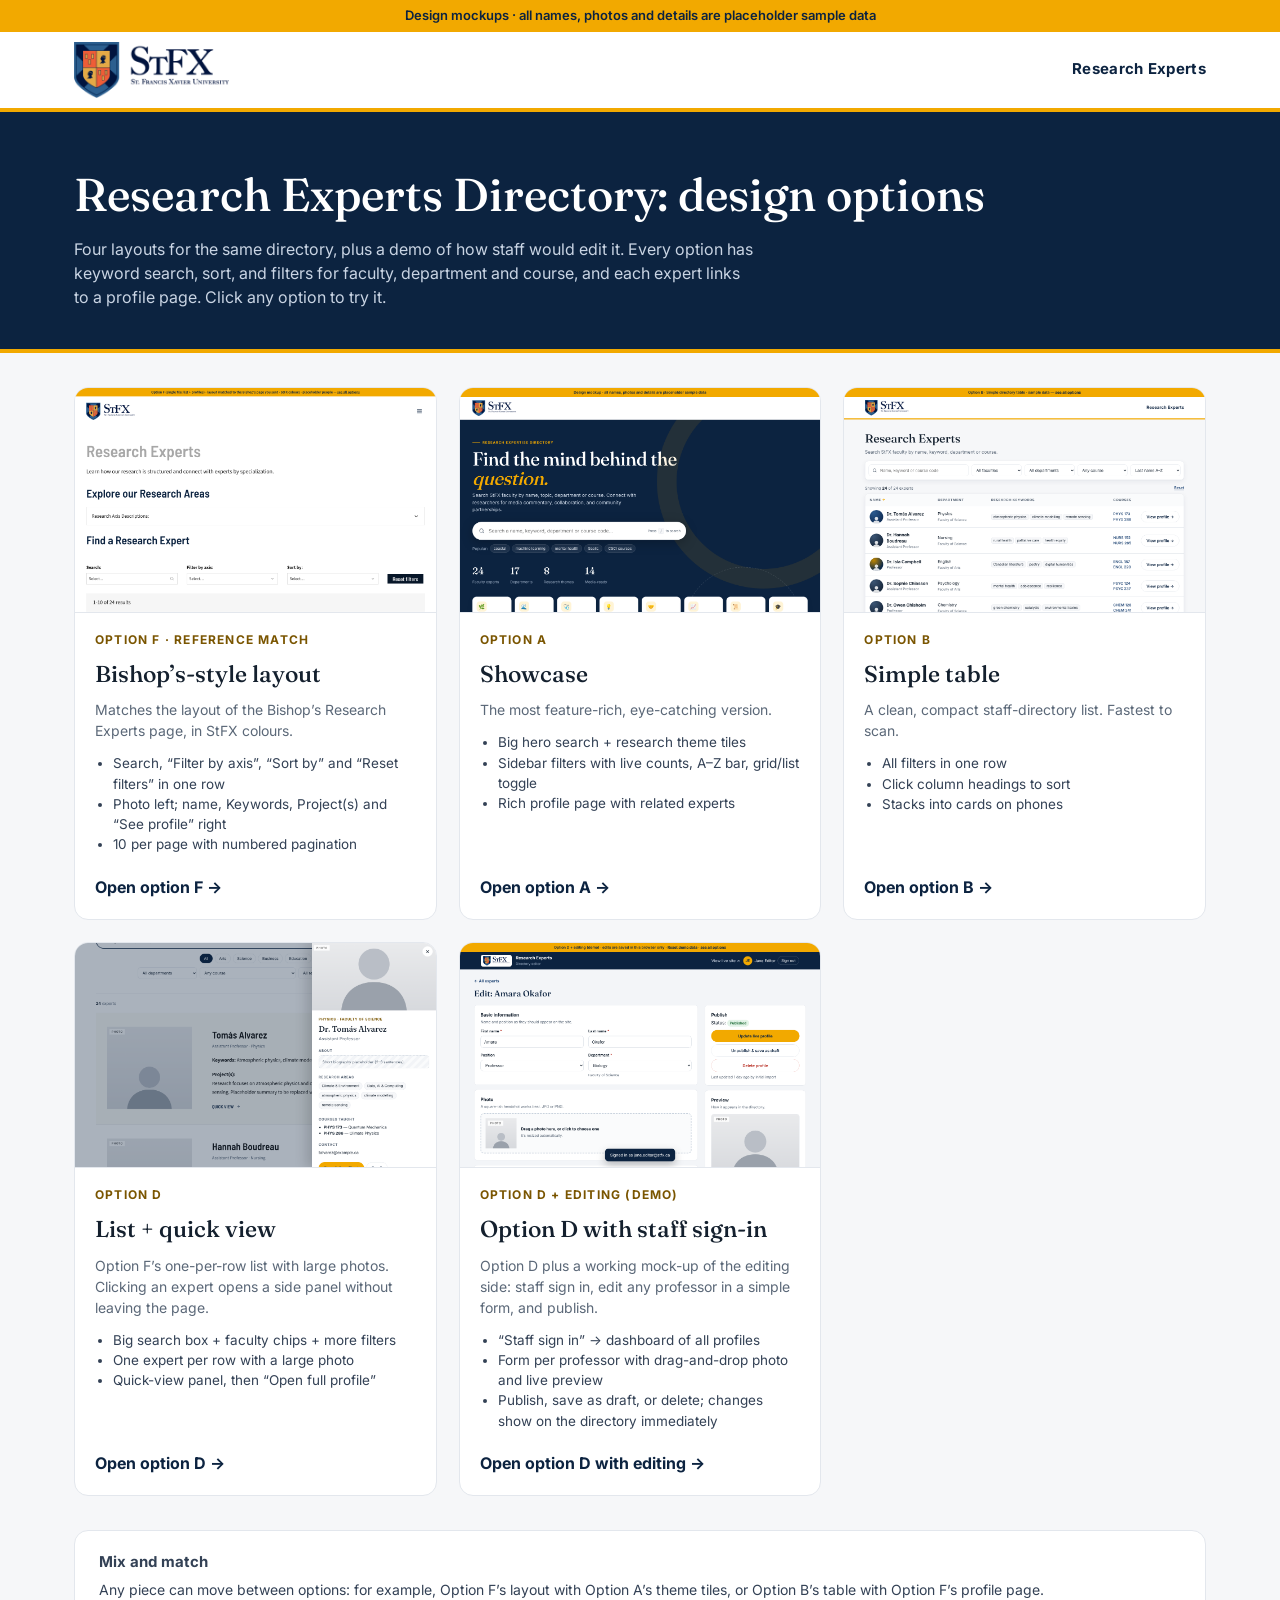
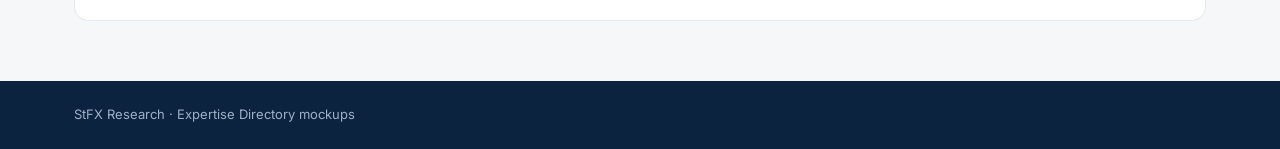
<file: index.html>
<!doctype html>
<html lang="en">
<head>
<meta charset="utf-8"><meta name="viewport" content="width=device-width, initial-scale=1">
<title>Expert Directory Options</title>
<link href="https://fonts.googleapis.com/css2?family=Fraunces:opsz,wght@9..144,500;9..144,700&family=Inter:wght@400;500;600;700&display=swap" rel="stylesheet">
<link rel="stylesheet" href="shared.css">
<style>
  .intro{background:var(--navy);color:#fff;padding:48px 0 40px;border-bottom:4px solid var(--gold)}
  .intro h1{font-family:var(--serif);font-weight:500;font-size:clamp(30px,4.5vw,46px);margin:0 0 8px}
  .intro p{color:#c9d4e3;max-width:680px;margin:0}
  .opts{display:grid;grid-template-columns:repeat(auto-fill,minmax(340px,1fr));gap:22px;padding:34px 0}
  @media (max-width:400px){.opts{grid-template-columns:1fr}}
  .opt{background:#fff;border:1px solid var(--line);border-radius:14px;overflow:hidden;display:flex;flex-direction:column;text-decoration:none;transition:.2s}
  .opt:hover{box-shadow:0 12px 30px rgba(12,35,64,.14);transform:translateY(-3px)}
  .opt img{width:100%;aspect-ratio:16/10;object-fit:cover;object-position:top;display:block;border-bottom:1px solid var(--line);background:var(--bg)}
  .opt .b{padding:18px 20px 20px;display:flex;flex-direction:column;gap:8px;flex:1}
  .opt .l{font-size:12px;font-weight:700;letter-spacing:.1em;text-transform:uppercase;color:var(--gold-ink)}
  .opt h2{font-family:var(--serif);font-weight:500;font-size:23px;margin:0}
  .opt p{margin:0;color:var(--muted);font-size:14px}
  .opt ul{margin:4px 0 0;padding-left:18px;font-size:13.5px;color:#334155}
  .opt .go{margin-top:auto;padding-top:12px;font-weight:700;color:var(--navy)}
  .note{background:#fff;border:1px solid var(--line);border-radius:14px;padding:20px 24px;font-size:14px;color:#334155}
  .note h3{margin:0 0 6px;font-size:15px}
</style>
</head>
<body>
<div class="mockbar">Design mockups · all names, photos and details are placeholder sample data</div>
<header class="site"><div class="wrap"><a class="brand" href="index.html"><img class="logo-img" src="stfx-logo.png" alt="St. Francis Xavier University" width="172" height="62"></a><span class="site-title">Research Experts</span></div></header>
<section class="intro"><div class="wrap">
  <h1>Research Experts Directory: design options</h1>
  <p>Four layouts for the same directory, plus a demo of how staff would edit it. Every option has keyword search, sort, and filters for faculty, department and course, and each expert links to a profile page. Click any option to try it.</p>
</div></section>
<main class="wrap">
  <div class="opts">
    <a class="opt" href="option-f-classic.html"><img src="thumbs/f.png" alt="Option F preview"><div class="b">
      <span class="l">Option F · Reference match</span><h2>Bishop’s-style layout</h2><p>Matches the layout of the Bishop’s Research Experts page, in StFX colours.</p>
      <ul><li>Search, “Filter by axis”, “Sort by” and “Reset filters” in one row</li><li>Photo left; name, Keywords, Project(s) and “See profile” right</li><li>10 per page with numbered pagination</li></ul>
      <span class="go">Open option F →</span></div></a>
    <a class="opt" href="option-a-showcase.html"><img src="thumbs/a.png" alt="Option A preview"><div class="b">
      <span class="l">Option A</span><h2>Showcase</h2><p>The most feature-rich, eye-catching version.</p>
      <ul><li>Big hero search + research theme tiles</li><li>Sidebar filters with live counts, A–Z bar, grid/list toggle</li><li>Rich profile page with related experts</li></ul>
      <span class="go">Open option A →</span></div></a>
    <a class="opt" href="option-b-table.html"><img src="thumbs/b.png" alt="Option B preview"><div class="b">
      <span class="l">Option B</span><h2>Simple table</h2><p>A clean, compact staff-directory list. Fastest to scan.</p>
      <ul><li>All filters in one row</li><li>Click column headings to sort</li><li>Stacks into cards on phones</li></ul>
      <span class="go">Open option B →</span></div></a>
    <a class="opt" href="option-d-quickview.html"><img src="thumbs/d.png" alt="Option D preview"><div class="b">
      <span class="l">Option D</span><h2>List + quick view</h2><p>Option F’s one-per-row list with large photos. Clicking an expert opens a side panel without leaving the page.</p>
      <ul><li>Big search box + faculty chips + more filters</li><li>One expert per row with a large photo</li><li>Quick-view panel, then “Open full profile”</li></ul>
      <span class="go">Open option D →</span></div></a>
    <a class="opt" href="option-d-editable.html"><img src="thumbs/d-edit.png" alt="Option D with editing preview"><div class="b">
      <span class="l">Option D + editing (demo)</span><h2>Option D with staff sign-in</h2><p>Option D plus a working mock-up of the editing side: staff sign in, edit any professor in a simple form, and publish.</p>
      <ul><li>“Staff sign in” → dashboard of all profiles</li><li>Form per professor with drag-and-drop photo and live preview</li><li>Publish, save as draft, or delete; changes show on the directory immediately</li></ul>
      <span class="go">Open option D with editing →</span></div></a>

  </div>
  <div class="note"><h3>Mix and match</h3>Any piece can move between options: for example, Option F’s layout with Option A’s theme tiles, or Option B’s table with Option F’s profile page.</div>
</main>
<footer><div class="wrap">StFX Research · Expertise Directory mockups</div></footer>
</body>
</html>
</file>
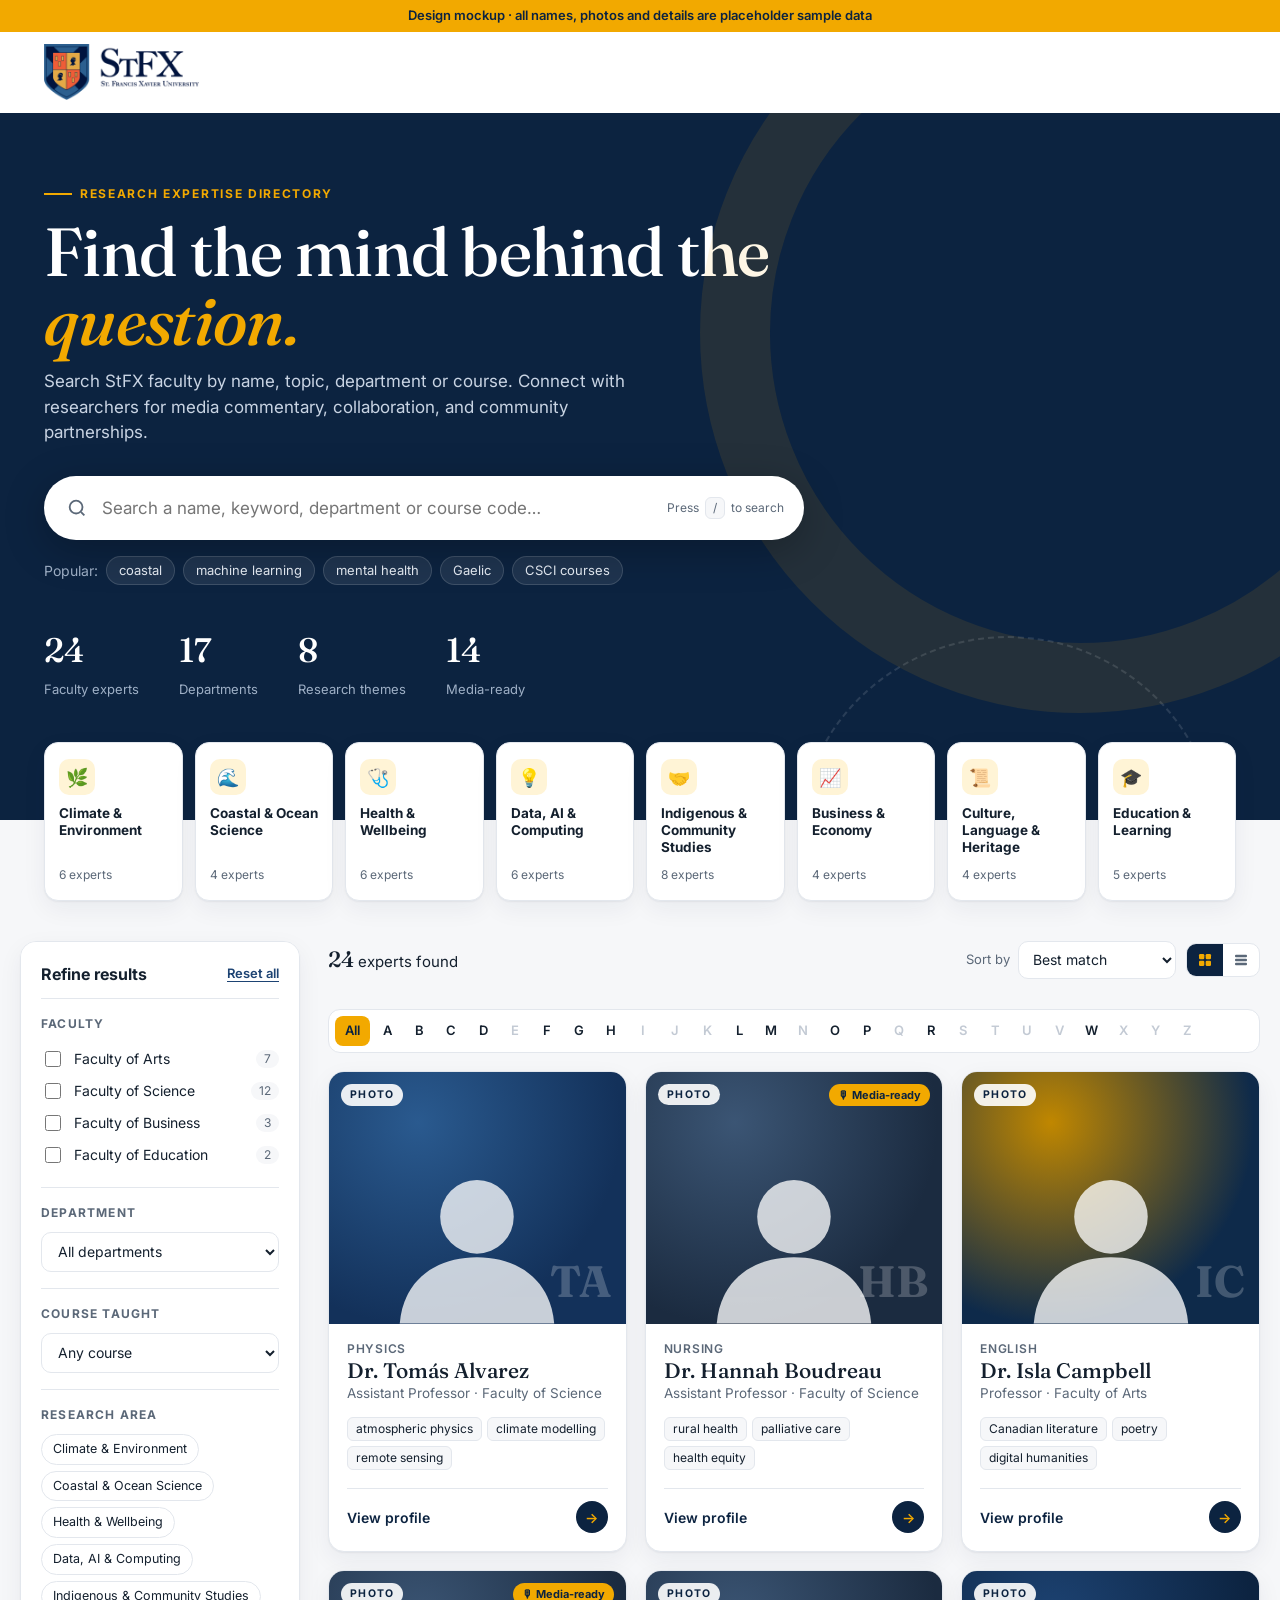
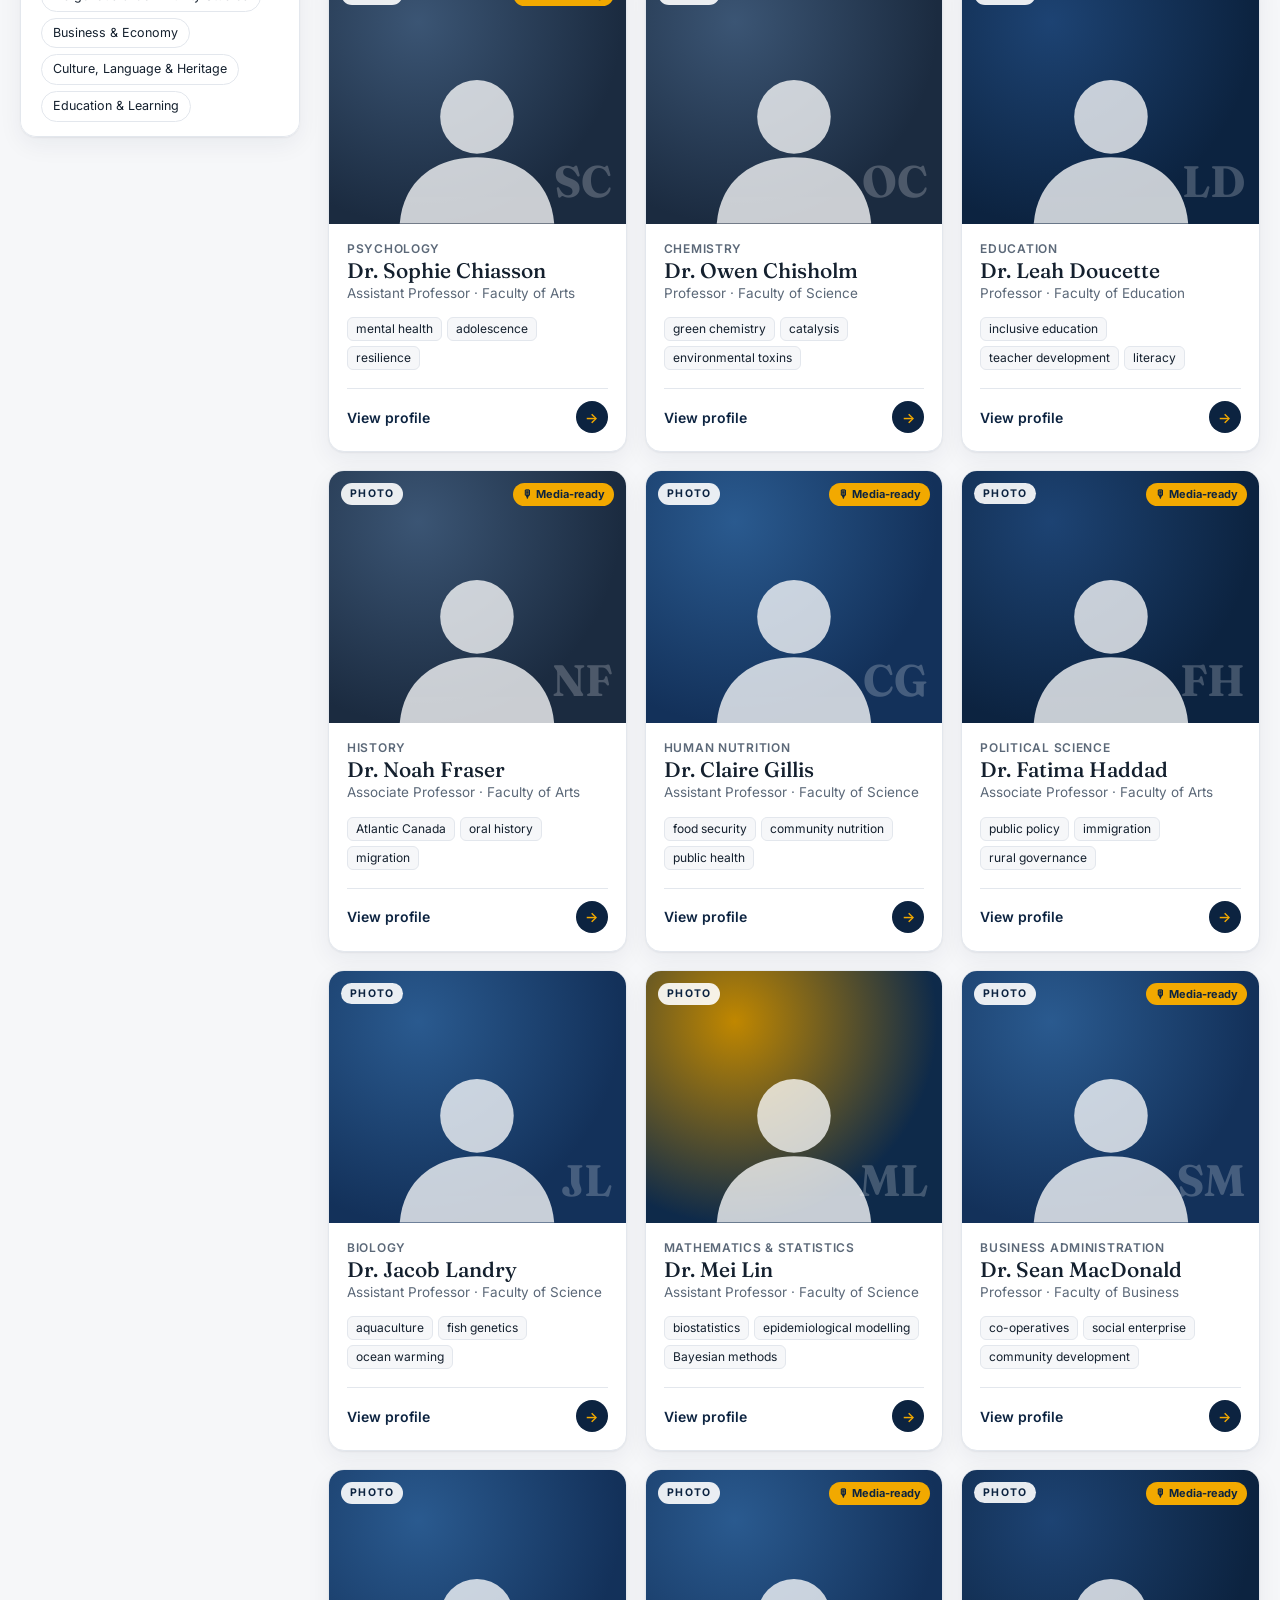
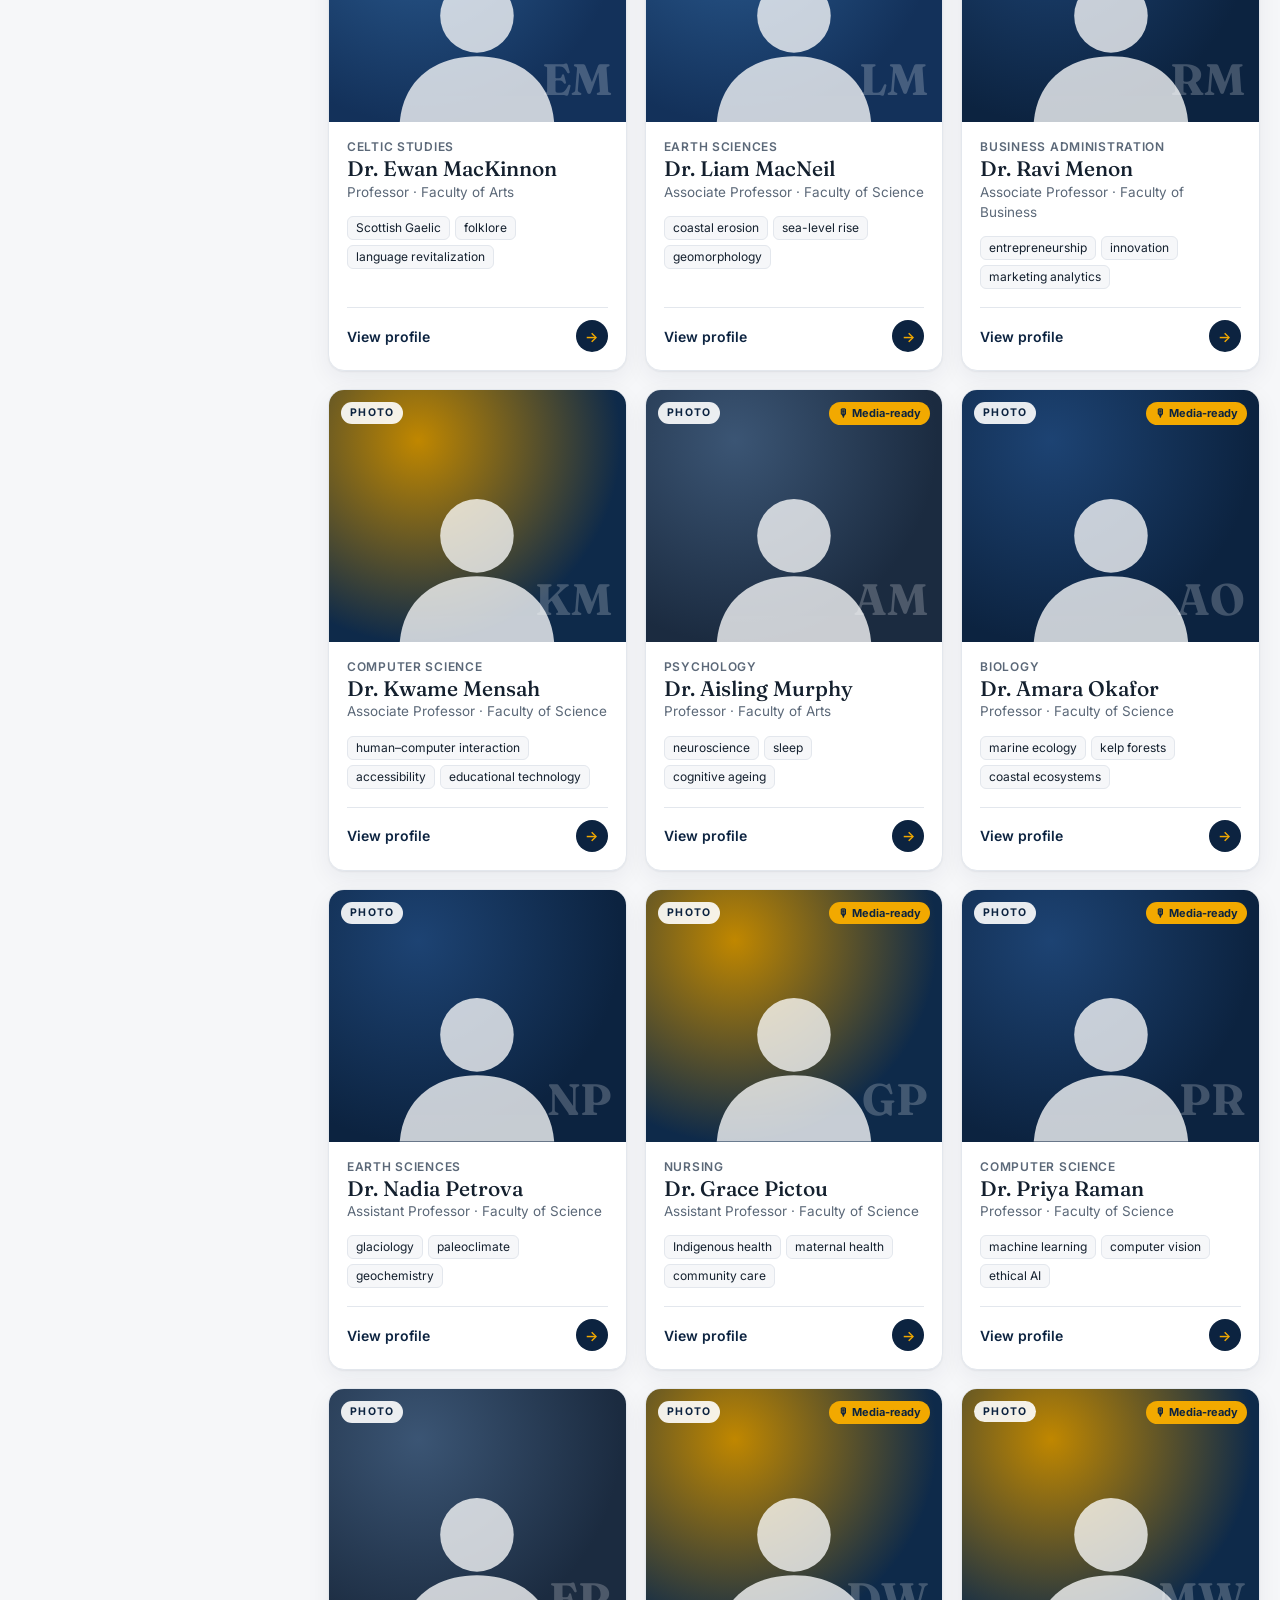
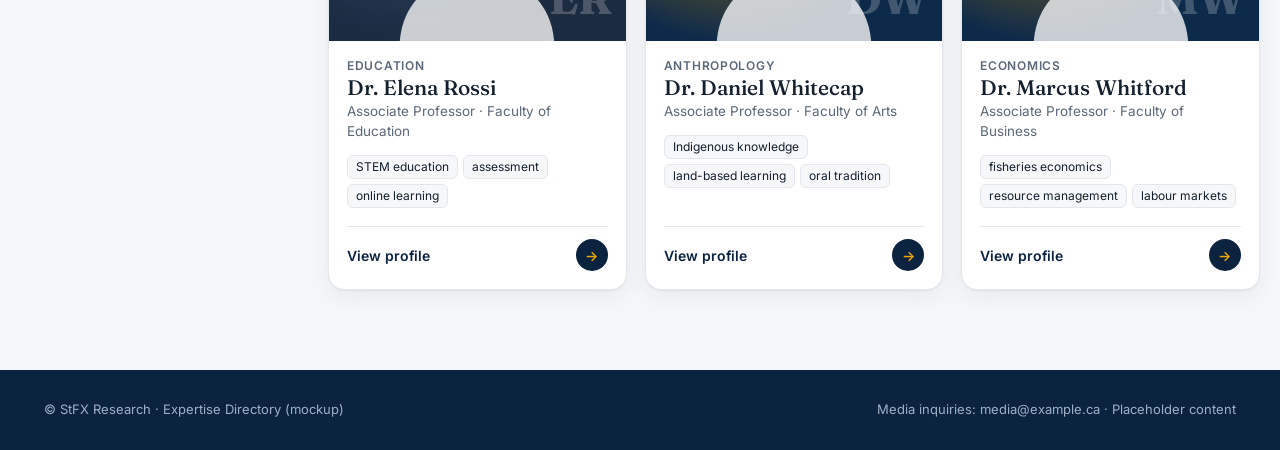
<file: option-a-showcase.html>
<!doctype html>
<html lang="en">
<head>
<meta charset="utf-8">
<meta name="viewport" content="width=device-width, initial-scale=1">
<title>Find an Expert · StFX Research</title>
<link rel="preconnect" href="https://fonts.googleapis.com">
<link rel="preconnect" href="https://fonts.gstatic.com" crossorigin>
<link href="https://fonts.googleapis.com/css2?family=Fraunces:opsz,wght@9..144,500;9..144,700&family=Inter:wght@400;500;600;700&display=swap" rel="stylesheet">
<style>
  /* ---------- Brand tokens (swap here to re-theme) ---------- */
  :root{
    --navy:#0C2340; --navy-2:#13315a; --navy-3:#1d4373;
    --gold:#F2A900; --gold-soft:#fff4d6; --gold-ink:#7a5500;
    --ink:#14202e; --muted:#5b6878; --line:#e3e7ed; --bg:#f6f7f9; --card:#ffffff;
    --radius:16px; --shadow:0 1px 2px rgba(12,35,64,.06),0 8px 24px rgba(12,35,64,.06);
    --shadow-lg:0 2px 4px rgba(12,35,64,.08),0 20px 40px rgba(12,35,64,.14);
    --serif:"Fraunces",Georgia,serif; --sans:"Inter",system-ui,-apple-system,Segoe UI,Roboto,sans-serif;
  }
  *{box-sizing:border-box}
  html{scroll-behavior:smooth}
  body{margin:0;font-family:var(--sans);color:var(--ink);background:var(--bg);line-height:1.5;-webkit-font-smoothing:antialiased}
  a{color:inherit}
  button,input,select{font:inherit;color:inherit}
  .wrap{max-width:1240px;margin:0 auto;padding:0 24px}
  .sr{position:absolute;width:1px;height:1px;overflow:hidden;clip:rect(0 0 0 0)}
  mark{background:var(--gold-soft);color:var(--gold-ink);border-radius:3px;padding:0 2px}

  /* ---------- Top bars ---------- */
  .mockbar{background:var(--gold);color:var(--navy);font-size:13px;font-weight:600;text-align:center;padding:6px 16px}
  header.site{background:#fff;color:var(--navy);border-bottom:4px solid var(--gold);position:sticky;top:0;z-index:40;border-bottom:1px solid rgba(255,255,255,.08)}
  header.site .wrap{display:flex;align-items:center;gap:16px;height:80px}
  .logo-img{display:block;height:56px;width:auto}
  @media (max-width:480px){.logo-img{height:44px}}
  .brand{display:flex;align-items:center;gap:12px;text-decoration:none}
  .brand .mark{width:38px;height:38px;border-radius:50%;border:2px solid var(--gold);display:grid;place-items:center;font-family:var(--serif);font-weight:700;color:var(--gold);font-size:20px}
  .brand b{display:block;font-size:15px;letter-spacing:.2px}
  .brand small{display:block;font-size:12px;color:#b9c6d8}
  header nav{margin-left:auto;display:flex;gap:22px;font-size:14px}
  header nav a{text-decoration:none;color:var(--navy);font-weight:500}
  header nav a:hover,header nav a.on{color:#b37d00}
  @media (max-width:760px){header nav{display:none}}

  /* ---------- Hero ---------- */
  .hero{background:var(--navy);color:#fff;position:relative;overflow:hidden;padding:64px 0 120px}
  .hero::before{content:"";position:absolute;right:-180px;top:-160px;width:620px;height:620px;border-radius:50%;
    border:70px solid rgba(242,169,0,.10);}
  .hero::after{content:"";position:absolute;right:60px;bottom:-240px;width:420px;height:420px;border-radius:50%;
    border:2px dashed rgba(255,255,255,.12)}
  .hero .eyebrow{display:inline-flex;align-items:center;gap:8px;font-size:12px;letter-spacing:.14em;text-transform:uppercase;color:var(--gold);font-weight:700}
  .hero .eyebrow::before{content:"";width:28px;height:2px;background:var(--gold)}
  .hero h1{font-family:var(--serif);font-weight:500;font-size:clamp(36px,6vw,68px);line-height:1.02;margin:14px 0 14px;max-width:820px;letter-spacing:-.01em}
  .hero h1 em{font-style:italic;color:var(--gold)}
  .hero p.lead{color:#c9d4e3;max-width:600px;font-size:17px;margin:0 0 30px}
  .searchbox{position:relative;max-width:760px;z-index:2}
  .searchbox input{width:100%;height:64px;border-radius:999px;border:0;padding:0 150px 0 58px;font-size:17px;background:#fff;color:var(--ink);box-shadow:0 10px 40px rgba(0,0,0,.25)}
  .searchbox input:focus{outline:3px solid var(--gold);outline-offset:2px}
  .searchbox svg{position:absolute;left:22px;top:50%;transform:translateY(-50%);color:var(--muted)}
  .searchbox .kbd{position:absolute;right:20px;top:50%;transform:translateY(-50%);font-size:12px;color:var(--muted);display:flex;gap:6px;align-items:center}
  .searchbox .kbd span{border:1px solid var(--line);border-radius:6px;padding:1px 7px;background:var(--bg)}
  .searchbox .clear{position:absolute;right:16px;top:50%;transform:translateY(-50%);border:0;background:var(--bg);border-radius:999px;padding:6px 12px;font-size:13px;cursor:pointer;display:none}
  .searchbox.has .clear{display:block}.searchbox.has .kbd{display:none}
  .suggest{margin-top:16px;font-size:14px;color:#9fb0c6;display:flex;flex-wrap:wrap;gap:8px;align-items:center}
  .suggest button{background:rgba(255,255,255,.08);border:1px solid rgba(255,255,255,.14);color:#e6ecf4;border-radius:999px;padding:4px 12px;cursor:pointer;font-size:13px}
  .suggest button:hover{background:rgba(242,169,0,.18);border-color:var(--gold)}
  .stats{display:flex;gap:40px;margin-top:40px;flex-wrap:wrap}
  .stats div b{display:block;font-family:var(--serif);font-size:34px;color:#fff;font-weight:500}
  .stats div span{font-size:13px;color:#9fb0c6}

  /* ---------- Theme tiles ---------- */
  .themes{margin-top:-78px;position:relative;z-index:3}
  .themes-grid{display:grid;grid-template-columns:repeat(8,1fr);gap:12px}
  .theme{background:var(--card);border:1px solid var(--line);border-radius:14px;padding:16px 14px;text-align:left;cursor:pointer;box-shadow:var(--shadow);transition:.18s;display:flex;flex-direction:column;gap:10px;min-height:120px}
  .theme:hover{transform:translateY(-3px);box-shadow:var(--shadow-lg)}
  .theme .ic{width:36px;height:36px;border-radius:10px;display:grid;place-items:center;background:var(--gold-soft);font-size:18px}
  .theme b{font-size:13.5px;line-height:1.25}
  .theme small{color:var(--muted);font-size:12px;margin-top:auto}
  .theme.on{background:var(--navy);color:#fff;border-color:var(--navy)}
  .theme.on .ic{background:var(--gold)} .theme.on small{color:#b9c6d8}
  @media (max-width:1100px){.themes-grid{grid-template-columns:repeat(4,1fr)}}
  @media (max-width:560px){.themes-grid{grid-template-columns:repeat(2,1fr)}}

  /* ---------- Directory layout ---------- */
  .directory{display:grid;grid-template-columns:280px 1fr;gap:28px;padding:40px 0 80px}
  @media (max-width:960px){.directory{grid-template-columns:1fr}}
  aside.filters{position:sticky;top:84px;align-self:start;background:var(--card);border:1px solid var(--line);border-radius:var(--radius);padding:20px;box-shadow:var(--shadow);max-height:calc(100vh - 104px);overflow:auto}
  @media (max-width:960px){aside.filters{position:static;max-height:none;display:none}aside.filters.open{display:block}}
  .f-head{display:flex;justify-content:space-between;align-items:center;margin-bottom:6px}
  .f-head h2{font-size:16px;margin:0}
  .linkbtn{background:none;border:0;color:var(--navy-3);font-size:13px;font-weight:600;cursor:pointer;padding:0;text-decoration:underline;text-underline-offset:3px}
  .fgroup{border-top:1px solid var(--line);padding:16px 0 4px;margin-top:12px}
  .fgroup h3{font-size:12px;text-transform:uppercase;letter-spacing:.1em;color:var(--muted);margin:0 0 10px;font-weight:700}
  .check{display:flex;align-items:center;gap:10px;font-size:14px;padding:5px 0;cursor:pointer}
  .check input{accent-color:var(--navy);width:16px;height:16px}
  .check .n{margin-left:auto;font-size:12px;color:var(--muted);background:var(--bg);border-radius:999px;padding:0 8px}
  .check.zero{opacity:.45}
  select.sel,input.txt{width:100%;height:40px;border:1px solid var(--line);border-radius:10px;padding:0 12px;background:#fff;font-size:14px}
  select.sel:focus,input.txt:focus{outline:2px solid var(--gold);border-color:var(--gold)}
  .chips{display:flex;flex-wrap:wrap;gap:6px}
  .chip{border:1px solid var(--line);background:#fff;border-radius:999px;padding:5px 11px;font-size:12.5px;cursor:pointer}
  .chip:hover{border-color:var(--navy-3)}
  .chip.on{background:var(--navy);border-color:var(--navy);color:#fff}
  .toggle{display:flex;align-items:center;justify-content:space-between;font-size:14px;cursor:pointer;padding:4px 0}
  .toggle input{appearance:none;width:40px;height:22px;border-radius:999px;background:#cfd6df;position:relative;cursor:pointer;transition:.2s}
  .toggle input::after{content:"";position:absolute;top:3px;left:3px;width:16px;height:16px;border-radius:50%;background:#fff;transition:.2s}
  .toggle input:checked{background:var(--navy)}.toggle input:checked::after{left:21px;background:var(--gold)}

  /* ---------- Toolbar ---------- */
  .toolbar{display:flex;align-items:center;gap:12px;flex-wrap:wrap;margin-bottom:14px}
  .count{font-size:15px}.count b{font-family:var(--serif);font-size:22px;font-weight:500}
  .toolbar .right{margin-left:auto;display:flex;gap:10px;align-items:center}
  .sortwrap{display:flex;align-items:center;gap:8px;font-size:13px;color:var(--muted)}
  .sortwrap select{height:38px;border:1px solid var(--line);border-radius:10px;padding:0 10px;background:#fff;font-size:14px;color:var(--ink)}
  .viewtog{display:flex;border:1px solid var(--line);border-radius:10px;overflow:hidden;background:#fff}
  .viewtog button{border:0;background:none;padding:8px 10px;cursor:pointer;color:var(--muted);display:grid;place-items:center}
  .viewtog button.on{background:var(--navy);color:var(--gold)}
  .mfilter{display:none;border:1px solid var(--line);background:#fff;border-radius:10px;height:38px;padding:0 14px;font-weight:600;cursor:pointer}
  @media (max-width:960px){.mfilter{display:inline-flex;align-items:center;gap:6px}}
  .active{display:flex;flex-wrap:wrap;gap:8px;margin-bottom:16px;min-height:0}
  .pill{display:inline-flex;align-items:center;gap:6px;background:var(--gold-soft);color:var(--gold-ink);border-radius:999px;padding:4px 6px 4px 12px;font-size:13px;font-weight:600}
  .pill button{border:0;background:rgba(122,85,0,.12);border-radius:50%;width:20px;height:20px;cursor:pointer;color:var(--gold-ink);line-height:1}
  .az{display:flex;flex-wrap:wrap;gap:2px;margin-bottom:18px;background:#fff;border:1px solid var(--line);border-radius:12px;padding:6px}
  .az button{border:0;background:none;width:30px;height:30px;border-radius:8px;font-size:13px;font-weight:600;cursor:pointer;color:var(--ink)}
  .az button:hover{background:var(--bg)}
  .az button.on{background:var(--gold);color:var(--navy)}
  .az button:disabled{color:#c3cad4;cursor:default;background:none}

  /* ---------- Cards ---------- */
  .grid{display:grid;grid-template-columns:repeat(auto-fill,minmax(250px,1fr));gap:18px}
  .card{background:var(--card);border:1px solid var(--line);border-radius:var(--radius);overflow:hidden;box-shadow:var(--shadow);display:flex;flex-direction:column;transition:transform .2s,box-shadow .2s;position:relative}
  .card:hover{transform:translateY(-4px);box-shadow:var(--shadow-lg)}
  .photo{aspect-ratio:4/3.4;position:relative;overflow:hidden;display:grid;place-items:end center}
  .photo .sil{width:62%;opacity:.9}
  .photo .tag{position:absolute;left:12px;top:12px;font-size:10.5px;letter-spacing:.12em;text-transform:uppercase;font-weight:700;background:rgba(255,255,255,.9);color:var(--navy);border-radius:999px;padding:3px 9px}
  .photo .media{position:absolute;right:12px;top:12px;background:var(--gold);color:var(--navy);font-size:11px;font-weight:700;border-radius:999px;padding:3px 9px}
  .photo .initials{position:absolute;right:14px;bottom:10px;font-family:var(--serif);font-size:44px;color:rgba(255,255,255,.22);font-weight:700}
  .card .body{padding:16px 18px 18px;display:flex;flex-direction:column;gap:6px;flex:1}
  .card .dept{font-size:12px;color:var(--muted);font-weight:600;text-transform:uppercase;letter-spacing:.06em}
  .card h3{font-family:var(--serif);font-weight:500;font-size:21px;margin:0;line-height:1.2}
  .card .role{font-size:13.5px;color:var(--muted);margin:0}
  .card .kw{display:flex;flex-wrap:wrap;gap:5px;margin:8px 0 12px}
  .card .kw span{font-size:12px;background:var(--bg);border:1px solid var(--line);border-radius:6px;padding:2px 8px}
  .card .cta{margin-top:auto;display:flex;align-items:center;justify-content:space-between;text-decoration:none;font-weight:600;font-size:14px;color:var(--navy);border-top:1px solid var(--line);padding-top:12px}
  .card .cta .arr{width:32px;height:32px;border-radius:50%;background:var(--navy);color:var(--gold);display:grid;place-items:center;transition:.2s}
  .card:hover .cta .arr{background:var(--gold);color:var(--navy);transform:translateX(3px)}
  .card a.stretch::after{content:"";position:absolute;inset:0}

  /* list view */
  .grid.list{grid-template-columns:1fr}
  .grid.list .card{flex-direction:row}
  .grid.list .photo{aspect-ratio:auto;width:150px;flex:none}
  .grid.list .card .body{flex-direction:row;flex-wrap:wrap;align-items:center;gap:6px 24px}
  .grid.list .card .info{flex:1;min-width:220px}
  .grid.list .card .kw{margin:0;flex:1;min-width:200px}
  .grid.list .card .cta{border:0;padding:0;margin:0;gap:10px}
  .grid.list .photo .initials{font-size:30px}
  @media (max-width:600px){.grid.list .photo{width:96px}}

  .empty{text-align:center;padding:60px 20px;background:#fff;border:1px dashed var(--line);border-radius:var(--radius)}
  .empty h3{font-family:var(--serif);font-weight:500;font-size:26px;margin:10px 0 6px}
  .empty p{color:var(--muted);margin:0 0 16px}
  .btn{display:inline-flex;align-items:center;gap:8px;border:0;border-radius:999px;padding:11px 20px;font-weight:600;font-size:14px;cursor:pointer;text-decoration:none}
  .btn.primary{background:var(--gold);color:var(--navy)}
  .btn.primary:hover{background:#ffbc1f}
  .btn.ghost{background:transparent;color:#fff;border:1px solid rgba(255,255,255,.3)}
  .btn.ghost:hover{border-color:var(--gold);color:var(--gold)}
  .btn.dark{background:var(--navy);color:#fff}

  /* ---------- Profile page ---------- */
  #profile{display:none}
  body.on-profile #directory{display:none}
  body.on-profile #profile{display:block}
  .p-hero{background:var(--navy);color:#fff;position:relative;overflow:hidden;padding:28px 0 0}
  .p-hero::before{content:"";position:absolute;left:-200px;bottom:-300px;width:600px;height:600px;border-radius:50%;border:60px solid rgba(242,169,0,.08)}
  .crumbs{font-size:13px;color:#9fb0c6;display:flex;gap:8px;align-items:center;flex-wrap:wrap}
  .crumbs a{color:#d6deea;text-decoration:none}.crumbs a:hover{color:var(--gold)}
  .p-top{display:grid;grid-template-columns:260px 1fr;gap:40px;align-items:end;margin-top:26px;position:relative}
  @media (max-width:760px){.p-top{grid-template-columns:1fr;gap:20px}}
  .p-photo{border-radius:18px 18px 0 0;overflow:hidden;aspect-ratio:4/4.6;display:grid;place-items:end center;position:relative;border:4px solid rgba(255,255,255,.08);border-bottom:0}
  .p-photo .sil{width:70%}
  .p-photo .ph{position:absolute;top:12px;left:12px;font-size:11px;background:rgba(255,255,255,.9);color:var(--navy);border-radius:999px;padding:3px 10px;font-weight:700}
  .p-meta{padding-bottom:34px}
  .p-meta .dept{color:var(--gold);font-weight:700;font-size:13px;letter-spacing:.1em;text-transform:uppercase}
  .p-meta h1{font-family:var(--serif);font-weight:500;font-size:clamp(34px,5vw,56px);margin:8px 0 6px;line-height:1.05}
  .p-meta .role{color:#c9d4e3;font-size:17px;margin:0 0 18px}
  .p-meta .actions{display:flex;gap:10px;flex-wrap:wrap}
  .p-meta .badges{display:flex;gap:8px;flex-wrap:wrap;margin-bottom:20px}
  .p-meta .badges span{font-size:12.5px;border:1px solid rgba(255,255,255,.2);border-radius:999px;padding:4px 12px;color:#e6ecf4}
  .p-meta .badges span.gold{background:var(--gold);color:var(--navy);border-color:var(--gold);font-weight:700}
  .p-body{display:grid;grid-template-columns:220px 1fr 300px;gap:32px;padding:40px 0 80px}
  @media (max-width:1100px){.p-body{grid-template-columns:1fr 300px}.p-nav{display:none}}
  @media (max-width:800px){.p-body{grid-template-columns:1fr}}
  .p-nav{position:sticky;top:90px;align-self:start;display:flex;flex-direction:column;gap:2px}
  .p-nav a{text-decoration:none;font-size:14px;padding:8px 14px;border-left:2px solid var(--line);color:var(--muted)}
  .p-nav a:hover{color:var(--navy);border-color:var(--gold)}
  .p-sec{background:#fff;border:1px solid var(--line);border-radius:var(--radius);padding:26px 28px;margin-bottom:18px;box-shadow:var(--shadow);scroll-margin-top:90px}
  .p-sec h2{font-family:var(--serif);font-weight:500;font-size:24px;margin:0 0 14px;display:flex;align-items:center;gap:10px}
  .p-sec h2::before{content:"";width:10px;height:10px;border-radius:50%;background:var(--gold)}
  .p-sec p{margin:0 0 12px;color:#334155}
  .placeholder{background:repeating-linear-gradient(-45deg,#fafbfc,#fafbfc 10px,#f2f4f7 10px,#f2f4f7 20px);border:1px dashed #cdd5df;border-radius:10px;padding:14px 16px;color:var(--muted);font-size:14px}
  .areas{display:grid;grid-template-columns:repeat(auto-fill,minmax(200px,1fr));gap:10px}
  .areas div{border:1px solid var(--line);border-radius:12px;padding:14px;display:flex;gap:10px;align-items:center;font-weight:600;font-size:14px}
  .areas div i{font-style:normal;width:32px;height:32px;border-radius:9px;background:var(--gold-soft);display:grid;place-items:center}
  .kwcloud{display:flex;flex-wrap:wrap;gap:6px;margin-top:14px}
  .kwcloud a{font-size:13px;border:1px solid var(--line);border-radius:999px;padding:4px 12px;text-decoration:none;background:var(--bg)}
  .kwcloud a:hover{border-color:var(--gold);background:var(--gold-soft)}
  table.courses{width:100%;border-collapse:collapse;font-size:14px}
  table.courses td{padding:12px 8px;border-top:1px solid var(--line)}
  table.courses td:first-child{font-weight:700;color:var(--navy-3);white-space:nowrap;width:110px}
  table.courses tr:first-child td{border-top:0}
  .pubs{list-style:none;padding:0;margin:0;counter-reset:p}
  .pubs li{padding:14px 0 14px 44px;border-top:1px solid var(--line);position:relative;font-size:14px}
  .pubs li:first-child{border-top:0}
  .pubs li::before{counter-increment:p;content:counter(p,decimal-leading-zero);position:absolute;left:0;top:14px;font-family:var(--serif);color:var(--gold);font-size:20px}
  .pubs li b{display:block;font-size:15px}
  .pubs li span{color:var(--muted)}
  .side .p-sec{padding:22px}
  .contact div{display:flex;gap:12px;padding:10px 0;border-top:1px solid var(--line);font-size:14px}
  .contact div:first-child{border-top:0}
  .contact small{display:block;color:var(--muted);font-size:12px}
  .contact i{font-style:normal;width:34px;height:34px;flex:none;border-radius:10px;background:var(--bg);display:grid;place-items:center}
  .mediabox{background:var(--navy)!important;color:#fff;border:0!important}
  .mediabox h2{color:#fff}.mediabox p{color:#c9d4e3!important;font-size:14px}
  .related a{display:flex;gap:12px;align-items:center;padding:10px 0;border-top:1px solid var(--line);text-decoration:none}
  .related a:first-of-type{border-top:0}
  .related .mini{width:46px;height:46px;border-radius:12px;overflow:hidden;flex:none;display:grid;place-items:end center}
  .related .mini .sil{width:80%}
  .related b{display:block;font-size:14px}.related small{color:var(--muted);font-size:12.5px}
  .related a:hover b{color:var(--navy-3);text-decoration:underline}

  footer{background:var(--navy);color:#9fb0c6;font-size:13px;padding:30px 0}
  footer .wrap{display:flex;justify-content:space-between;gap:20px;flex-wrap:wrap}
  .fadein{animation:fade .35s ease both}
  @keyframes fade{from{opacity:0;transform:translateY(8px)}to{opacity:1;transform:none}}
  @media (prefers-reduced-motion:reduce){*{animation:none!important;transition:none!important;scroll-behavior:auto!important}}
  @media (max-width:560px){.wrap{padding:0 16px}.hero{padding:44px 0 110px}.searchbox input{height:56px;font-size:15px;padding-right:20px}.searchbox .kbd{display:none}.stats{display:grid;grid-template-columns:1fr 1fr;gap:18px}.grid:not(.list) .photo{aspect-ratio:16/10}.grid:not(.list) .photo .sil{width:40%}}
</style>
</head>
<body>

<div class="mockbar">Design mockup · all names, photos and details are placeholder sample data</div>

<header class="site">
  <div class="wrap">
    <a class="brand" href="#/"><img class="logo-img" src="stfx-logo.png" alt="St. Francis Xavier University" width="172" height="62"></a>
  </div>
</header>

<!-- ======================= DIRECTORY ======================= -->
<main id="directory">
  <section class="hero">
    <div class="wrap">
      <span class="eyebrow">Research Expertise Directory</span>
      <h1>Find the mind behind the <em>question.</em></h1>
      <p class="lead">Search StFX faculty by name, topic, department or course. Connect with researchers for media commentary, collaboration, and community partnerships.</p>
      <div class="searchbox" id="searchbox">
        <svg width="22" height="22" viewBox="0 0 24 24" fill="none" stroke="currentColor" stroke-width="2"><circle cx="11" cy="11" r="7"/><path d="m20 20-3.5-3.5"/></svg>
        <label for="q" class="sr">Search experts</label>
        <input id="q" type="search" autocomplete="off" placeholder="Search a name, keyword, department or course code…">
        <span class="kbd">Press <span>/</span> to search</span>
        <button class="clear" id="qclear" type="button">Clear</button>
      </div>
      <div class="suggest">Popular:
        <button data-q="coastal">coastal</button>
        <button data-q="machine learning">machine learning</button>
        <button data-q="mental health">mental health</button>
        <button data-q="Gaelic">Gaelic</button>
        <button data-q="CSCI">CSCI courses</button>
      </div>
      <div class="stats" id="stats"></div>
    </div>
  </section>

  <section class="themes">
    <div class="wrap"><div class="themes-grid" id="themes"></div></div>
  </section>

  <section class="wrap directory" id="results-top">
    <aside class="filters" id="filters" aria-label="Filters">
      <div class="f-head"><h2>Refine results</h2><button class="linkbtn" id="resetAll" type="button">Reset all</button></div>

      <div class="fgroup"><h3>Faculty</h3><div id="f-faculty"></div></div>

      <div class="fgroup"><h3>Department</h3>
        <label for="f-dept" class="sr">Department</label>
        <select id="f-dept" class="sel"></select>
      </div>

      <div class="fgroup"><h3>Course taught</h3>
        <label for="f-course" class="sr">Course</label>
        <select id="f-course" class="sel"></select>
      </div>

      <div class="fgroup"><h3>Research area</h3><div class="chips" id="f-area"></div></div>

      <div class="fgroup"><h3>Academic rank</h3><div id="f-rank"></div></div>

      <div class="fgroup"><h3>Availability</h3>
        <label class="toggle">Available for media <input type="checkbox" id="f-media"></label>
        <label class="toggle">Speaks French <input type="checkbox" id="f-fr"></label>
      </div>
    </aside>

    <div>
      <div class="toolbar">
        <button class="mfilter" id="mfilter" type="button">
          <svg width="16" height="16" viewBox="0 0 24 24" fill="none" stroke="currentColor" stroke-width="2"><path d="M3 6h18M7 12h10M10 18h4"/></svg> Filters
        </button>
        <div class="count" id="count"></div>
        <div class="right">
          <label class="sortwrap" for="sort">Sort by
            <select id="sort">
              <option value="relevance">Best match</option>
              <option value="last-asc">Last name (A–Z)</option>
              <option value="last-desc">Last name (Z–A)</option>
              <option value="dept">Department</option>
              <option value="newest">Newest faculty</option>
              <option value="pubs">Most publications</option>
            </select>
          </label>
          <div class="viewtog" role="group" aria-label="View">
            <button type="button" data-view="grid" class="on" title="Grid view"><svg width="16" height="16" viewBox="0 0 24 24" fill="currentColor"><rect x="3" y="3" width="8" height="8" rx="2"/><rect x="13" y="3" width="8" height="8" rx="2"/><rect x="3" y="13" width="8" height="8" rx="2"/><rect x="13" y="13" width="8" height="8" rx="2"/></svg></button>
            <button type="button" data-view="list" title="List view"><svg width="16" height="16" viewBox="0 0 24 24" fill="currentColor"><rect x="3" y="4" width="18" height="4" rx="1.5"/><rect x="3" y="10" width="18" height="4" rx="1.5"/><rect x="3" y="16" width="18" height="4" rx="1.5"/></svg></button>
          </div>
        </div>
      </div>
      <div class="active" id="active"></div>
      <div class="az" id="az" aria-label="Jump by last name"></div>
      <div class="grid" id="grid"></div>
    </div>
  </section>
</main>

<!-- ======================= PROFILE ======================= -->
<main id="profile"></main>

<footer>
  <div class="wrap">
    <span>© StFX Research · Expertise Directory (mockup)</span>
    <span>Media inquiries: media@example.ca · Placeholder content</span>
  </div>
</footer>

<script>
/* ===================== SAMPLE DATA (replace with real content) ===================== */
const AREAS = [
  {id:'climate', name:'Climate & Environment', ic:'🌿'},
  {id:'ocean',   name:'Coastal & Ocean Science', ic:'🌊'},
  {id:'health',  name:'Health & Wellbeing', ic:'🩺'},
  {id:'data',    name:'Data, AI & Computing', ic:'💡'},
  {id:'community', name:'Indigenous & Community Studies', ic:'🤝'},
  {id:'economy', name:'Business & Economy', ic:'📈'},
  {id:'culture', name:'Culture, Language & Heritage', ic:'📜'},
  {id:'education', name:'Education & Learning', ic:'🎓'},
];
const DEPTS = {
  'Biology':['BIOL','Science'], 'Chemistry':['CHEM','Science'], 'Computer Science':['CSCI','Science'],
  'Earth Sciences':['ESCI','Science'], 'Mathematics & Statistics':['MATH','Science'], 'Physics':['PHYS','Science'],
  'Human Nutrition':['HNU','Science'], 'Nursing':['NURS','Science'],
  'History':['HIST','Arts'], 'English':['ENGL','Arts'], 'Political Science':['PSCI','Arts'], 'Psychology':['PSYC','Arts'],
  'Anthropology':['ANTH','Arts'], 'Celtic Studies':['CELT','Arts'],
  'Business Administration':['BSAD','Business'], 'Economics':['ECON','Business'],
  'Education':['EDUC','Education'],
};
const COURSE_TITLES = {
  BIOL:['Ecology','Marine Biology','Genetics','Field Methods'], CHEM:['Organic Chemistry','Environmental Chemistry','Analytical Methods'],
  CSCI:['Intro to Programming','Machine Learning','Data Structures','Human–Computer Interaction'],
  ESCI:['Coastal Geomorphology','Climate Systems','Geology of Atlantic Canada'], MATH:['Statistics I','Applied Modelling','Linear Algebra'],
  PHYS:['Quantum Mechanics','Climate Physics','Mechanics'], HNU:['Community Nutrition','Food Systems'], NURS:['Rural Health Practice','Mental Health Nursing'],
  HIST:['Atlantic Canada History','The Modern World','Oral History'], ENGL:['Canadian Literature','Creative Writing','Digital Storytelling'],
  PSCI:['Canadian Politics','Public Policy','Global Governance'], PSYC:['Health Psychology','Developmental Psychology','Research Methods'],
  ANTH:['Indigenous Peoples of Canada','Ethnographic Methods'], CELT:['Scottish Gaelic I','Celtic Folklore'],
  BSAD:['Entrepreneurship','Marketing Analytics','Organizational Behaviour'], ECON:['Microeconomics','Fisheries Economics','Development Economics'],
  EDUC:['Inclusive Classrooms','Curriculum Design','Educational Technology'],
};
// [first, last, rank, dept, areas[], keywords[], joinedYear, pubs, media, french]
const RAW = [
 ['Amara','Okafor','Professor','Biology',['ocean','climate'],['marine ecology','kelp forests','coastal ecosystems','biodiversity'],2009,64,1,0],
 ['Liam','MacNeil','Associate Professor','Earth Sciences',['ocean','climate'],['coastal erosion','sea-level rise','geomorphology'],2014,38,1,0],
 ['Sophie','Chiasson','Assistant Professor','Psychology',['health','education'],['mental health','adolescence','resilience'],2021,17,1,1],
 ['Daniel','Whitecap','Associate Professor','Anthropology',['community','culture'],['Indigenous knowledge','land-based learning','oral tradition'],2016,29,1,0],
 ['Priya','Raman','Professor','Computer Science',['data'],['machine learning','computer vision','ethical AI'],2010,82,1,0],
 ['Ewan','MacKinnon','Professor','Celtic Studies',['culture'],['Scottish Gaelic','folklore','language revitalization'],2004,45,0,0],
 ['Hannah','Boudreau','Assistant Professor','Nursing',['health','community'],['rural health','palliative care','health equity'],2022,11,1,1],
 ['Marcus','Whitford','Associate Professor','Economics',['economy','ocean'],['fisheries economics','resource management','labour markets'],2015,33,1,0],
 ['Leah','Doucette','Professor','Education',['education','community'],['inclusive education','teacher development','literacy'],2008,51,0,1],
 ['Tomás','Alvarez','Assistant Professor','Physics',['climate','data'],['atmospheric physics','climate modelling','remote sensing'],2020,19,0,0],
 ['Noah','Fraser','Associate Professor','History',['culture','community'],['Atlantic Canada','oral history','migration'],2013,27,1,0],
 ['Isla','Campbell','Professor','English',['culture','education'],['Canadian literature','poetry','digital humanities'],2006,40,0,0],
 ['Ravi','Menon','Associate Professor','Business Administration',['economy','data'],['entrepreneurship','innovation','marketing analytics'],2017,24,1,0],
 ['Claire','Gillis','Assistant Professor','Human Nutrition',['health','community'],['food security','community nutrition','public health'],2021,14,1,1],
 ['Owen','Chisholm','Professor','Chemistry',['climate'],['green chemistry','catalysis','environmental toxins'],2007,71,0,0],
 ['Mei','Lin','Assistant Professor','Mathematics & Statistics',['data','health'],['biostatistics','epidemiological modelling','Bayesian methods'],2023,9,0,0],
 ['Fatima','Haddad','Associate Professor','Political Science',['community','economy'],['public policy','immigration','rural governance'],2016,22,1,1],
 ['Jacob','Landry','Assistant Professor','Biology',['ocean','climate'],['aquaculture','fish genetics','ocean warming'],2022,13,0,1],
 ['Aisling','Murphy','Professor','Psychology',['health'],['neuroscience','sleep','cognitive ageing'],2005,58,1,0],
 ['Kwame','Mensah','Associate Professor','Computer Science',['data','education'],['human–computer interaction','accessibility','educational technology'],2018,21,0,0],
 ['Nadia','Petrova','Assistant Professor','Earth Sciences',['climate'],['glaciology','paleoclimate','geochemistry'],2024,6,0,0],
 ['Sean','MacDonald','Professor','Business Administration',['economy','community'],['co-operatives','social enterprise','community development'],2003,49,1,0],
 ['Elena','Rossi','Associate Professor','Education',['education','data'],['STEM education','assessment','online learning'],2019,18,0,1],
 ['Grace','Pictou','Assistant Professor','Nursing',['health','community'],['Indigenous health','maternal health','community care'],2023,7,1,0],
];
const TONES = [['#0C2340','#1d4373'],['#13315a','#2a5a8f'],['#1b2b40','#3b5574'],['#0e2a4a','#c08700']];
const EXPERTS = RAW.map((r,i)=>{
  const [first,last,rank,dept,areas,keywords,joined,pubs,media,fr] = r;
  const [code,faculty] = DEPTS[dept];
  const titles = COURSE_TITLES[code];
  const courses = [0,1].map(k=>({code:`${code} ${(k+1)*100 + 10 + (i*7+k*13)%80}`, title:titles[(i+k)%titles.length]}));
  return { id:`${first}-${last}`.toLowerCase().normalize('NFD').replace(/[̀-ͯ]/g,'').replace(/[^a-z-]/g,''),
    first,last,name:`Dr. ${first} ${last}`,rank,dept,code,faculty,areas,keywords,joined,pubs,media:!!media,french:!!fr,
    langs: fr?['English','French']:['English'], courses, tone:TONES[i%TONES.length],
    email:`${first[0]}${last}`.toLowerCase().normalize('NFD').replace(/[^a-z]/g,'')+'@example.ca' };
});
const RANKS = ['Professor','Associate Professor','Assistant Professor'];
const FACULTIES = ['Arts','Science','Business','Education'];
const areaById = Object.fromEntries(AREAS.map(a=>[a.id,a]));

/* ===================== HELPERS ===================== */
const $ = s=>document.querySelector(s);
const esc = s=>String(s).replace(/[&<>"']/g,c=>({'&':'&amp;','<':'&lt;','>':'&gt;','"':'&quot;',"'":'&#39;'}[c]));
const norm = s=>String(s).toLowerCase().normalize('NFD').replace(/[̀-ͯ]/g,'');
const silhouette = `<svg class="sil" viewBox="0 0 100 90" aria-hidden="true"><circle cx="50" cy="32" r="20" fill="rgba(255,255,255,.85)"/><path d="M8 90c2-24 20-36 42-36s40 12 42 36z" fill="rgba(255,255,255,.85)"/></svg>`;
const photoBg = e=>`background:radial-gradient(circle at 30% 20%, ${e.tone[1]}, ${e.tone[0]} 70%)`;
const hay = e=>norm([e.name,e.rank,e.dept,e.faculty,e.areas.map(a=>areaById[a].name).join(' '),e.keywords.join(' '),
  e.courses.map(c=>c.code+' '+c.code.replace(' ','')+' '+c.title).join(' '),e.langs.join(' ')].join(' '));
EXPERTS.forEach(e=>e._hay=hay(e));

function hl(text){
  const toks = tokens();
  let out = esc(text);
  if(!toks.length) return out;
  const re = new RegExp('('+toks.map(t=>t.replace(/[.*+?^${}()|[\]\\]/g,'\\$&')).join('|')+')','gi');
  return out.replace(re,'<mark>$1</mark>');
}

/* ===================== STATE ===================== */
const S = {q:'',faculty:new Set(),dept:'',course:'',areas:new Set(),rank:new Set(),media:false,fr:false,letter:'',sort:'relevance',view:'grid'};
try{ S.view = localStorage.getItem('expert-view') || 'grid'; }catch(e){}
const tokens = ()=>norm(S.q).split(/\s+/).filter(Boolean);

function score(e){
  const toks = tokens(); if(!toks.length) return 0;
  let s = 0;
  for(const t of toks){
    if(norm(e.name).includes(t)) s+=10;
    if(e.keywords.some(k=>norm(k).includes(t))) s+=6;
    if(norm(e.dept).includes(t)) s+=4;
    if(e.courses.some(c=>norm(c.code+c.title).includes(t))) s+=3;
    s+=1;
  }
  return s;
}
function matches(e, skip){
  const toks = tokens();
  if(toks.length && !toks.every(t=>e._hay.includes(t))) return false;
  if(skip!=='faculty' && S.faculty.size && !S.faculty.has(e.faculty)) return false;
  if(skip!=='dept' && S.dept && e.dept!==S.dept) return false;
  if(skip!=='course' && S.course && !e.courses.some(c=>c.code===S.course)) return false;
  if(skip!=='areas' && S.areas.size && ![...S.areas].every(a=>e.areas.includes(a))) return false;
  if(skip!=='rank' && S.rank.size && !S.rank.has(e.rank)) return false;
  if(S.media && !e.media) return false;
  if(S.fr && !e.french) return false;
  if(skip!=='letter' && S.letter && e.last[0].toUpperCase()!==S.letter) return false;
  return true;
}
function sorted(list){
  const by = {
    'relevance': (a,b)=> (score(b)-score(a)) || a.last.localeCompare(b.last),
    'last-asc': (a,b)=>a.last.localeCompare(b.last),
    'last-desc': (a,b)=>b.last.localeCompare(a.last),
    'dept': (a,b)=>a.dept.localeCompare(b.dept)||a.last.localeCompare(b.last),
    'newest': (a,b)=>b.joined-a.joined,
    'pubs': (a,b)=>b.pubs-a.pubs,
  }[S.sort];
  return [...list].sort(by);
}

/* ===================== RENDER: directory ===================== */
function renderStats(){
  $('#stats').innerHTML = `
    <div><b>${EXPERTS.length}</b><span>Faculty experts</span></div>
    <div><b>${Object.keys(DEPTS).length}</b><span>Departments</span></div>
    <div><b>${AREAS.length}</b><span>Research themes</span></div>
    <div><b>${EXPERTS.filter(e=>e.media).length}</b><span>Media-ready</span></div>`;
}
function renderThemes(){
  $('#themes').innerHTML = AREAS.map(a=>{
    const n = EXPERTS.filter(e=>e.areas.includes(a.id)).length;
    return `<button class="theme ${S.areas.has(a.id)?'on':''}" data-area="${a.id}" type="button">
      <span class="ic">${a.ic}</span><b>${a.name}</b><small>${n} experts</small></button>`;
  }).join('');
}
function renderFilters(){
  const cnt = (skip,fn)=>EXPERTS.filter(e=>matches(e,skip)&&fn(e)).length;
  $('#f-faculty').innerHTML = FACULTIES.map(f=>{const n=cnt('faculty',e=>e.faculty===f);
    return `<label class="check ${n?'':'zero'}"><input type="checkbox" data-fac="${f}" ${S.faculty.has(f)?'checked':''}> Faculty of ${f}<span class="n">${n}</span></label>`}).join('');
  $('#f-rank').innerHTML = RANKS.map(r=>{const n=cnt('rank',e=>e.rank===r);
    return `<label class="check ${n?'':'zero'}"><input type="checkbox" data-rank="${r}" ${S.rank.has(r)?'checked':''}> ${r}<span class="n">${n}</span></label>`}).join('');
  const depts = Object.keys(DEPTS).filter(d=>!S.faculty.size||S.faculty.has(DEPTS[d][1])).sort();
  $('#f-dept').innerHTML = `<option value="">All departments</option>`+depts.map(d=>`<option ${S.dept===d?'selected':''}>${d}</option>`).join('');
  const courses = {}; EXPERTS.forEach(e=>e.courses.forEach(c=>{(courses[e.dept]??={})[c.code]=c.title}));
  $('#f-course').innerHTML = `<option value="">Any course</option>`+Object.keys(courses).sort().filter(d=>!S.dept||d===S.dept)
    .map(d=>`<optgroup label="${d}">`+Object.entries(courses[d]).sort().map(([c,t])=>`<option value="${c}" ${S.course===c?'selected':''}>${c} — ${t}</option>`).join('')+`</optgroup>`).join('');
  $('#f-area').innerHTML = AREAS.map(a=>`<button type="button" class="chip ${S.areas.has(a.id)?'on':''}" data-area="${a.id}">${a.name}</button>`).join('');
  $('#f-media').checked = S.media; $('#f-fr').checked = S.fr;
}
function renderActive(){
  const p = [];
  if(S.q) p.push(['q',`“${S.q}”`]);
  S.faculty.forEach(f=>p.push(['faculty:'+f,'Faculty of '+f]));
  if(S.dept) p.push(['dept',S.dept]);
  if(S.course) p.push(['course',S.course]);
  S.areas.forEach(a=>p.push(['area:'+a,areaById[a].name]));
  S.rank.forEach(r=>p.push(['rank:'+r,r]));
  if(S.media) p.push(['media','Media-ready']);
  if(S.fr) p.push(['fr','Speaks French']);
  if(S.letter) p.push(['letter','Last name: '+S.letter]);
  $('#active').innerHTML = p.map(([k,l])=>`<span class="pill">${esc(l)}<button type="button" data-rm="${esc(k)}" aria-label="Remove ${esc(l)}">×</button></span>`).join('')
    + (p.length>1?`<button class="linkbtn" type="button" id="clearPills">Clear all</button>`:'');
}
function renderAZ(){
  const have = new Set(EXPERTS.filter(e=>matches(e,'letter')).map(e=>e.last[0].toUpperCase()));
  $('#az').innerHTML = `<button type="button" data-letter="" class="${S.letter?'':'on'}" style="width:auto;padding:0 10px">All</button>` +
    'ABCDEFGHIJKLMNOPQRSTUVWXYZ'.split('').map(l=>`<button type="button" data-letter="${l}" class="${S.letter===l?'on':''}" ${have.has(l)?'':'disabled'}>${l}</button>`).join('');
}
function card(e){
  const kws = e.keywords.slice(0,3).map(k=>`<span>${hl(k)}</span>`).join('');
  return `<article class="card fadein">
    <div class="photo" style="${photoBg(e)}">
      <span class="tag">Photo</span>${e.media?'<span class="media">🎙 Media-ready</span>':''}
      ${silhouette}<span class="initials">${e.first[0]}${e.last[0]}</span>
    </div>
    <div class="body">
      <div class="info">
        <div class="dept">${hl(e.dept)}</div>
        <h3>${hl(e.name)}</h3>
        <p class="role">${esc(e.rank)} · Faculty of ${esc(e.faculty)}</p>
      </div>
      <div class="kw">${kws}</div>
      <a class="cta stretch" href="#/expert/${e.id}">View profile <span class="arr">→</span></a>
    </div></article>`;
}
function renderGrid(){
  const list = sorted(EXPERTS.filter(e=>matches(e)));
  $('#count').innerHTML = `<b>${list.length}</b> ${list.length===1?'expert':'experts'} ${S.q?`for “${esc(S.q)}”`:'found'}`;
  const g = $('#grid'); g.className = 'grid' + (S.view==='list'?' list':'');
  g.innerHTML = list.length ? list.map(card).join('') :
    `<div class="empty" style="grid-column:1/-1"><div style="font-size:40px">🔍</div><h3>No experts match that search</h3>
     <p>Try a broader keyword, or remove a filter.</p><button class="btn dark" type="button" id="emptyReset">Reset search & filters</button></div>`;
  document.querySelectorAll('.viewtog button').forEach(b=>b.classList.toggle('on',b.dataset.view===S.view));
}
function render(){
  $('#searchbox').classList.toggle('has',!!S.q);
  renderThemes(); renderFilters(); renderActive(); renderAZ(); renderGrid();
}
function reset(){
  Object.assign(S,{q:'',dept:'',course:'',media:false,fr:false,letter:''});
  S.faculty.clear(); S.areas.clear(); S.rank.clear(); $('#q').value=''; render();
}

/* ===================== EVENTS: directory ===================== */
let t;
$('#q').addEventListener('input',e=>{clearTimeout(t);t=setTimeout(()=>{S.q=e.target.value.trim(); if(S.q&&S.sort!=='relevance'&&!S._userSort) S.sort='relevance'; $('#sort').value=S.sort; render();},120)});
$('#q').addEventListener('keydown',e=>{if(e.key==='Enter'){document.getElementById('results-top').scrollIntoView({behavior:'smooth'})}});
$('#qclear').onclick=()=>{S.q='';$('#q').value='';render();$('#q').focus()};
document.querySelectorAll('.suggest button').forEach(b=>b.onclick=()=>{S.q=b.dataset.q;$('#q').value=S.q;render();document.getElementById('results-top').scrollIntoView({behavior:'smooth'})});
document.addEventListener('keydown',e=>{if(e.key==='/'&&document.activeElement.tagName!=='INPUT'&&!document.body.classList.contains('on-profile')){e.preventDefault();$('#q').focus()}});
$('#sort').onchange=e=>{S.sort=e.target.value;S._userSort=true;renderGrid()};
document.querySelectorAll('.viewtog button').forEach(b=>b.onclick=()=>{S.view=b.dataset.view;try{localStorage.setItem('expert-view',S.view)}catch(e){};renderGrid()});
$('#mfilter').onclick=()=>$('#filters').classList.toggle('open');
$('#resetAll').onclick=reset;
$('#f-dept').onchange=e=>{S.dept=e.target.value;S.course='';render()};
$('#f-course').onchange=e=>{S.course=e.target.value;render()};
$('#f-media').onchange=e=>{S.media=e.target.checked;render()};
$('#f-fr').onchange=e=>{S.fr=e.target.checked;render()};
document.addEventListener('change',e=>{
  const d=e.target.dataset; if(d.fac){toggle(S.faculty,d.fac);if(S.dept&&!S.faculty.has(DEPTS[S.dept][1])&&S.faculty.size){S.dept='';S.course=''}render()}
  if(d.rank){toggle(S.rank,d.rank);render()}
});
document.addEventListener('click',e=>{
  const a=e.target.closest('[data-area]'); if(a){toggle(S.areas,a.dataset.area);render(); if(a.classList.contains('theme')) document.getElementById('results-top').scrollIntoView({behavior:'smooth'});}
  const l=e.target.closest('[data-letter]'); if(l){S.letter=l.dataset.letter;render()}
  const r=e.target.closest('[data-rm]'); if(r){const [k,v]=r.dataset.rm.split(/:(.+)/);
    ({q:()=>{S.q='';$('#q').value=''},faculty:()=>S.faculty.delete(v),dept:()=>{S.dept='';S.course=''},course:()=>S.course='',area:()=>S.areas.delete(v),
      rank:()=>S.rank.delete(v),media:()=>S.media=false,fr:()=>S.fr=false,letter:()=>S.letter=''})[k](); render()}
  if(e.target.id==='clearPills'||e.target.id==='emptyReset') reset();
});
const toggle=(set,v)=>set.has(v)?set.delete(v):set.add(v);

/* ===================== RENDER: profile ===================== */
function renderProfile(id){
  const e = EXPERTS.find(x=>x.id===id);
  if(!e){location.hash='#/';return}
  const related = EXPERTS.filter(x=>x!==e).map(x=>[x,x.areas.filter(a=>e.areas.includes(a)).length+(x.dept===e.dept?1:0)])
    .filter(([,s])=>s>0).sort((a,b)=>b[1]-a[1]).slice(0,4).map(([x])=>x);
  const pubs = Array.from({length:4},(_,i)=>`<li><b>Publication title placeholder — ${esc(e.keywords[i%e.keywords.length])}</b>
    <span>${e.last}, ${e.first[0]}., et al. · <i>Journal Name</i> · ${2025-i}</span></li>`).join('');
  $('#profile').innerHTML = `
  <section class="p-hero"><div class="wrap">
    <div class="crumbs"><a href="#/">← Find an Expert</a><span>/</span><span>Faculty of ${esc(e.faculty)}</span><span>/</span><span>${esc(e.dept)}</span></div>
    <div class="p-top">
      <div class="p-photo" style="${photoBg(e)}"><span class="ph">Headshot placeholder</span>${silhouette}</div>
      <div class="p-meta">
        <div class="dept">${esc(e.dept)}</div>
        <h1>${esc(e.name)}</h1>
        <p class="role">${esc(e.rank)}, Faculty of ${esc(e.faculty)}</p>
        <div class="badges">${e.media?'<span class="gold">🎙 Available for media</span>':''}${e.langs.map(l=>`<span>${l}</span>`).join('')}<span>At StFX since ${e.joined}</span></div>
        <div class="actions">
          <a class="btn ghost" href="#" onclick="return false">Google Scholar ↗</a>
        </div>
      </div>
    </div>
  </div></section>

  <div class="wrap p-body fadein">
    <nav class="p-nav" aria-label="On this page">
      <a href="#" data-jump="about">About</a><a href="#" data-jump="research">Research</a><a href="#" data-jump="teaching">Teaching</a>
      <a href="#" data-jump="pubs">Publications</a><a href="#" data-jump="contact">Contact</a>
    </nav>
    <div>
      <section class="p-sec" id="about"><h2>About</h2>
        <p>${esc(e.name)} is ${/^[AEIOU]/.test(e.rank)?'an':'a'} ${esc(e.rank.toLowerCase())} in the Department of ${esc(e.dept)}, whose work focuses on ${esc(e.keywords.slice(0,-1).join(', '))} and ${esc(e.keywords.at(-1))}.</p>
        <div class="placeholder">Biography placeholder — a 2–3 paragraph profile, career highlights, and current projects will be supplied by the faculty member.</div>
      </section>
      <section class="p-sec" id="research"><h2>Research expertise</h2>
        <div class="areas">${e.areas.map(a=>`<div><i>${areaById[a].ic}</i>${areaById[a].name}</div>`).join('')}</div>
        <div class="kwcloud">${e.keywords.map(k=>`<a href="#/" data-search="${esc(k)}">${esc(k)}</a>`).join('')}</div>
        <p style="margin-top:16px;font-size:13px;color:var(--muted)">Tip: click a keyword to find other experts working on it.</p>
      </section>
      <section class="p-sec" id="teaching"><h2>Courses taught</h2>
        <table class="courses">${e.courses.map(c=>`<tr><td>${c.code}</td><td>${esc(c.title)}</td></tr>`).join('')}</table>
      </section>
      <section class="p-sec" id="pubs"><h2>Selected publications</h2>
        <ul class="pubs">${pubs}</ul>
        <p style="font-size:13px;color:var(--muted);margin:8px 0 0">${e.pubs} total publications · placeholder figures</p>
      </section>
    </div>
    <div class="side">
      <section class="p-sec contact" id="contact"><h2>Contact</h2>
        <div><i>✉</i><span><small>Email</small><a href="mailto:${e.email}">${e.email}</a></span></div>
        <div><i>☎</i><span><small>Phone</small>902-000-0000</span></div>
        <div><i>📍</i><span><small>Office</small>Building placeholder, Room 000</span></div>
      </section>
      ${e.media?`<section class="p-sec mediabox"><h2>Media requests</h2><p>${esc(e.first)} is available to comment on ${esc(e.keywords[0])} and related topics. Contact the media relations office to arrange an interview.</p><a class="btn primary" href="#" onclick="return false">Request an interview</a></section>`:''}
      <section class="p-sec related"><h2>Related experts</h2>
        ${related.map(x=>`<a href="#/expert/${x.id}"><span class="mini" style="${photoBg(x)}">${silhouette}</span><span><b>${esc(x.name)}</b><small>${esc(x.dept)}</small></span></a>`).join('')}
      </section>
    </div>
  </div>`;
}

/* ===================== ROUTER ===================== */
let lastScroll = 0;
function route(){
  const m = location.hash.match(/^#\/expert\/([a-z-]+)/);
  if(m){
    if(!document.body.classList.contains('on-profile')) lastScroll = scrollY;
    document.body.classList.add('on-profile'); renderProfile(m[1]); scrollTo(0,0);
    document.title = (EXPERTS.find(x=>x.id===m[1])?.name||'Expert')+' · StFX Research';
  } else {
    const wasProfile = document.body.classList.contains('on-profile');
    document.body.classList.remove('on-profile'); document.title='Find an Expert · StFX Research';
    if(wasProfile) requestAnimationFrame(()=>scrollTo(0,lastScroll));
  }
}
document.addEventListener('click',e=>{
  const j=e.target.closest('[data-jump]'); if(j){e.preventDefault();document.getElementById(j.dataset.jump).scrollIntoView({behavior:'smooth'})}
  const s=e.target.closest('[data-search]'); if(s){e.preventDefault();reset();S.q=s.dataset.search;$('#q').value=S.q;render();location.hash='#/';
    setTimeout(()=>document.getElementById('results-top').scrollIntoView({behavior:'smooth'}),30)}
});
window.addEventListener('hashchange',route);

renderStats(); render(); route();
</script>
</body>
</html>
</file>
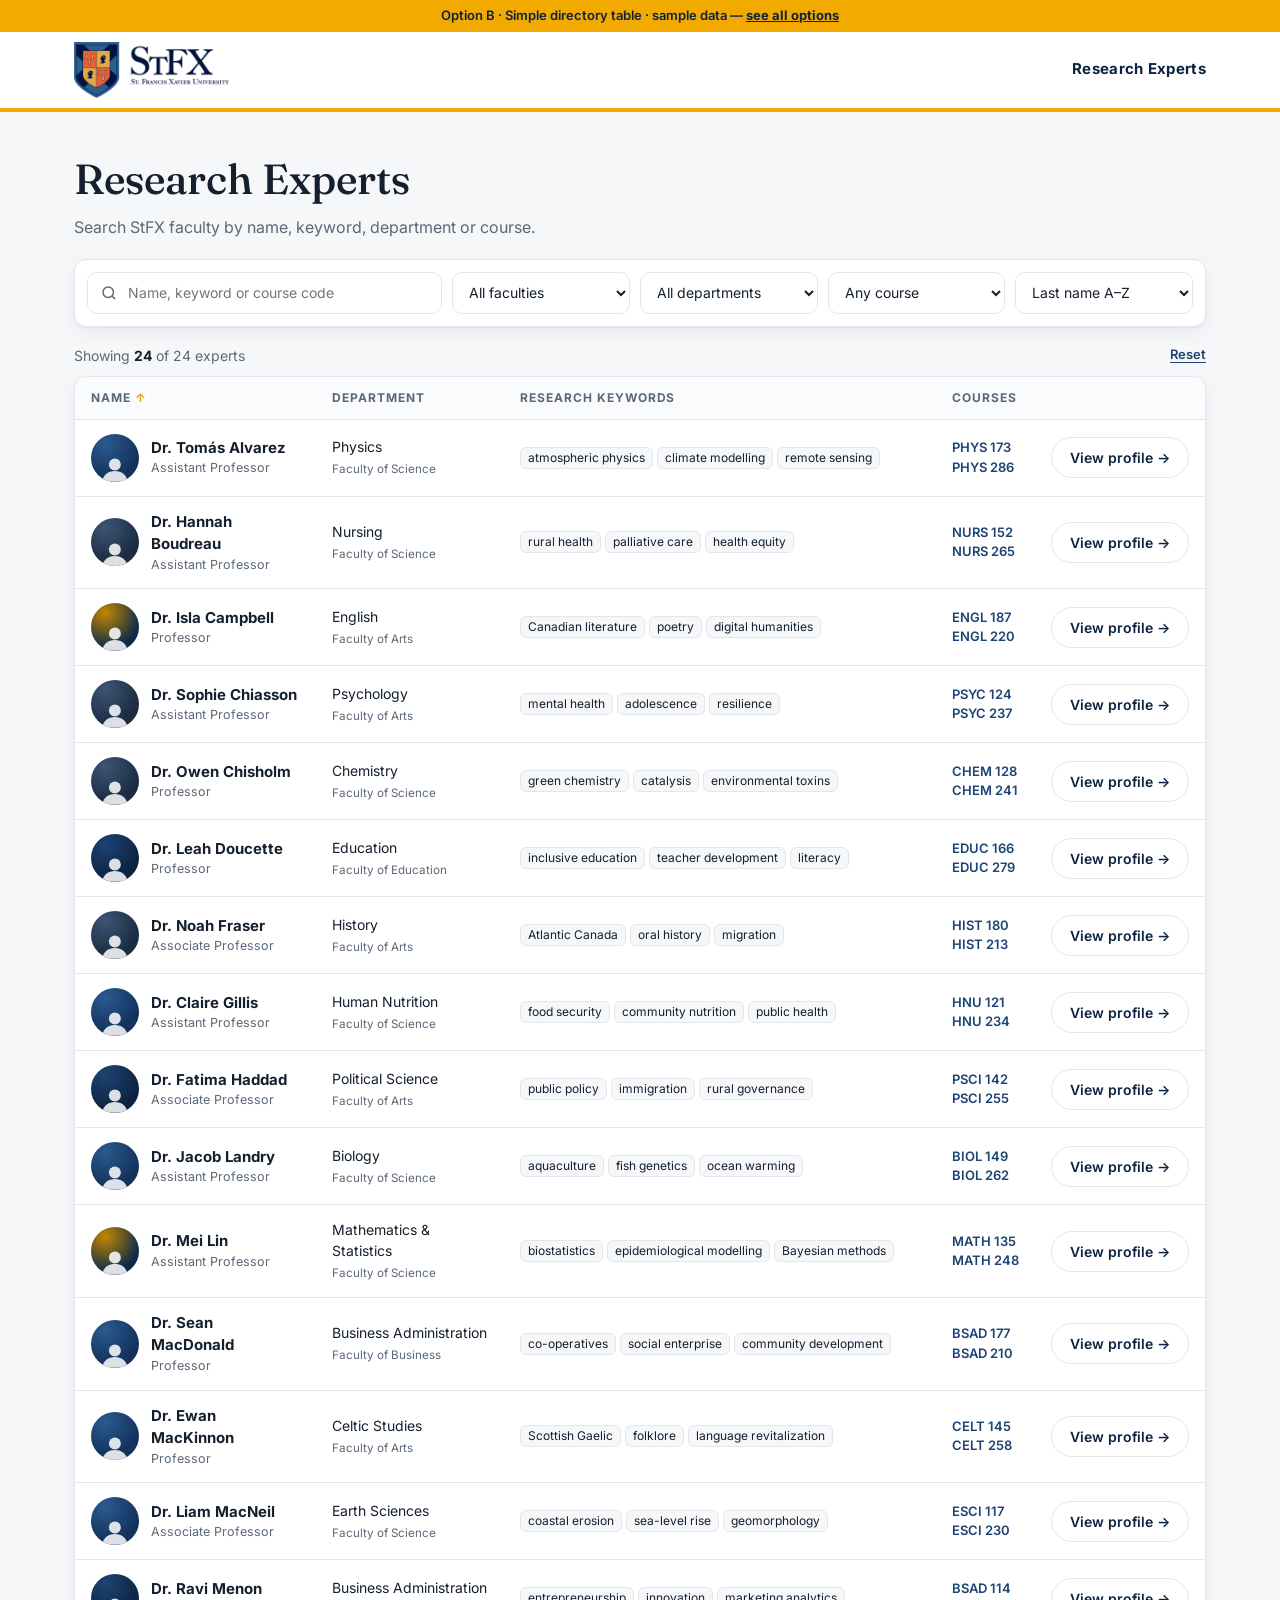
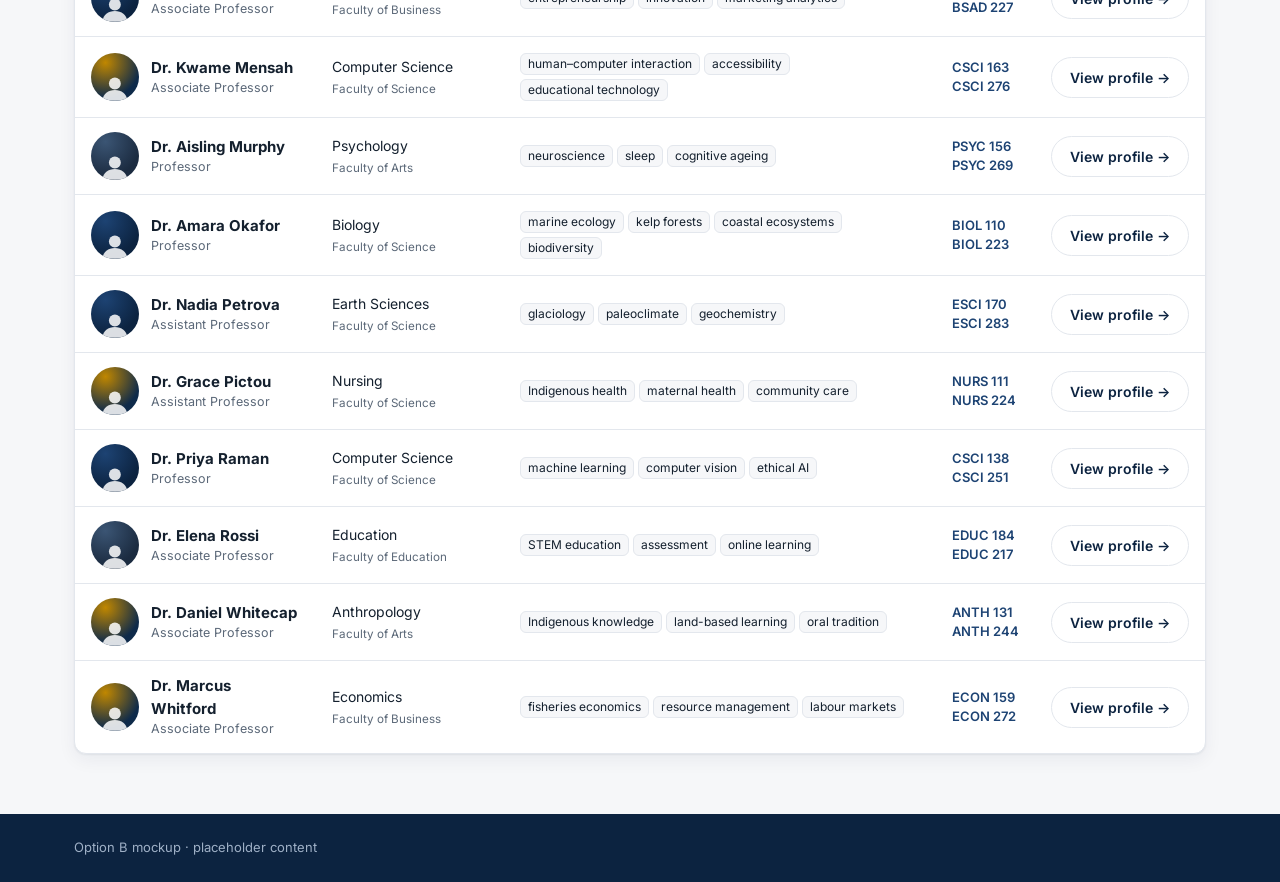
<file: option-b-table.html>
<!doctype html>
<html lang="en">
<head>
<meta charset="utf-8"><meta name="viewport" content="width=device-width, initial-scale=1">
<title>Expert Directory · Option B</title>
<link href="https://fonts.googleapis.com/css2?family=Fraunces:opsz,wght@9..144,500;9..144,700&family=Inter:wght@400;500;600;700&display=swap" rel="stylesheet">
<link rel="stylesheet" href="shared.css">
<style>
  .head{padding:36px 0 20px}
  .head h1{font-family:var(--serif);font-weight:500;font-size:clamp(30px,4vw,42px);margin:0 0 4px}
  .head p{margin:0;color:var(--muted)}
  .bar{display:grid;grid-template-columns:2fr repeat(4,1fr);gap:10px;background:#fff;border:1px solid var(--line);border-radius:var(--radius);padding:12px;box-shadow:var(--shadow)}
  @media (max-width:900px){.bar{grid-template-columns:1fr 1fr}.bar .search{grid-column:1/-1}}
  @media (max-width:480px){.bar{grid-template-columns:1fr}}
  .meta{display:flex;justify-content:space-between;align-items:center;margin:18px 0 10px;font-size:14px;color:var(--muted)}
  .meta b{color:var(--ink)}
  table{width:100%;border-collapse:separate;border-spacing:0;background:#fff;border:1px solid var(--line);border-radius:var(--radius);overflow:hidden;box-shadow:var(--shadow)}
  th{text-align:left;font-size:12px;text-transform:uppercase;letter-spacing:.08em;color:var(--muted);background:#fafbfc;padding:12px 16px;border-bottom:1px solid var(--line)}
  th button{all:unset;cursor:pointer}
  th button:hover{color:var(--navy)}
  th .ar{color:var(--gold)}
  td{padding:14px 16px;border-bottom:1px solid var(--line);vertical-align:middle;font-size:14px}
  tr:last-child td{border-bottom:0}
  tbody tr:hover{background:#fbfaf5}
  .who{display:flex;gap:12px;align-items:center}
  .who .photo{width:48px;height:48px;border-radius:50%;flex:none}
  .who a{font-weight:700;text-decoration:none;font-size:15px}
  .who a:hover{color:var(--navy-2);text-decoration:underline}
  .who small{display:block;color:var(--muted);font-size:12.5px}
  .tags span{display:inline-block;font-size:12px;background:var(--bg);border:1px solid var(--line);border-radius:6px;padding:1px 7px;margin:2px 4px 2px 0}
  .code{font-weight:600;color:var(--navy-2);font-size:13px;white-space:nowrap}
  .go{white-space:nowrap;text-align:right}
  @media (max-width:820px){
    thead{display:none} table,tbody,tr,td{display:block}
    tr{border-bottom:1px solid var(--line);padding:6px 0}
    td{border:0;padding:6px 16px} td[data-l]::before{content:attr(data-l);display:block;font-size:11px;text-transform:uppercase;letter-spacing:.08em;color:var(--muted)}
    .go{text-align:left}
  }
</style>
</head>
<body>
<div class="mockbar">Option B · Simple directory table · sample data — <a href="index.html">see all options</a></div>
<header class="site"><div class="wrap"><a class="brand" href="index.html"><img class="logo-img" src="stfx-logo.png" alt="St. Francis Xavier University" width="172" height="62"></a><span class="site-title">Research Experts</span></div></header>

<main class="wrap">
  <div class="head"><h1>Research Experts</h1><p>Search StFX faculty by name, keyword, department or course.</p></div>
  <div class="bar">
    <label class="search"><span class="sr">Search</span>
      <svg width="18" height="18" viewBox="0 0 24 24" fill="none" stroke="currentColor" stroke-width="2"><circle cx="11" cy="11" r="7"/><path d="m20 20-3.5-3.5"/></svg>
      <input id="q" class="field" type="search" placeholder="Name, keyword or course code"></label>
    <label><span class="sr">Faculty</span><select id="faculty" class="field" style="width:100%"></select></label>
    <label><span class="sr">Department</span><select id="dept" class="field" style="width:100%"></select></label>
    <label><span class="sr">Course</span><select id="course" class="field" style="width:100%"></select></label>
    <label><span class="sr">Sort by</span><select id="sort" class="field" style="width:100%"></select></label>
  </div>
  <div class="meta"><span id="count"></span><button class="linkbtn" onclick="S.reset()">Reset</button></div>
  <table>
    <thead><tr>
      <th><button data-s="az">Name <span class="ar" id="ar-name"></span></button></th>
      <th><button data-s="dept">Department <span class="ar" id="ar-dept"></span></button></th>
      <th>Research keywords</th><th>Courses</th><th></th>
    </tr></thead>
    <tbody id="rows"></tbody>
  </table>
</main>
<footer><div class="wrap">Option B mockup · placeholder content</div></footer>

<script src="shared.js"></script>
<script>
const S = {q:'',faculty:'',dept:'',course:'',area:'',sort:'az'};
function render(){
  const list = sortExperts(filterExperts(S),S.sort,S.q);
  document.getElementById('count').innerHTML = `Showing <b>${list.length}</b> of ${EXPERTS.length} experts`;
  document.getElementById('ar-name').textContent = S.sort==='az'?'↑':S.sort==='za'?'↓':'';
  document.getElementById('ar-dept').textContent = S.sort==='dept'?'↑':'';
  document.getElementById('rows').innerHTML = list.length ? list.map(e=>`<tr>
    <td><div class="who">${photo(e)}<div><a href="${profileUrl(e,'option-b-table.html')}">${hl(e.name,S.q)}</a><small>${e.rank}</small></div></div></td>
    <td data-l="Department">${hl(e.dept,S.q)}<br><small style="color:var(--muted)">Faculty of ${e.faculty}</small></td>
    <td data-l="Keywords" class="tags">${e.keywords.map(k=>`<span>${hl(k,S.q)}</span>`).join('')}</td>
    <td data-l="Courses">${e.courses.map(c=>`<div class="code">${hl(c.code,S.q)}</div>`).join('')}</td>
    <td class="go"><a class="btn line" href="${profileUrl(e,'option-b-table.html')}">View profile →</a></td></tr>`).join('')
    : `<tr><td colspan="5"><div class="empty">No experts match. Try another keyword or clear filters.</div></td></tr>`;
}
bindControls(S,render);
document.querySelectorAll('th button').forEach(b=>b.onclick=()=>{
  S.sort = b.dataset.s==='az' ? (S.sort==='az'?'za':'az') : 'dept'; S.fill(); render();
});
render();
</script>
</body>
</html>
</file>
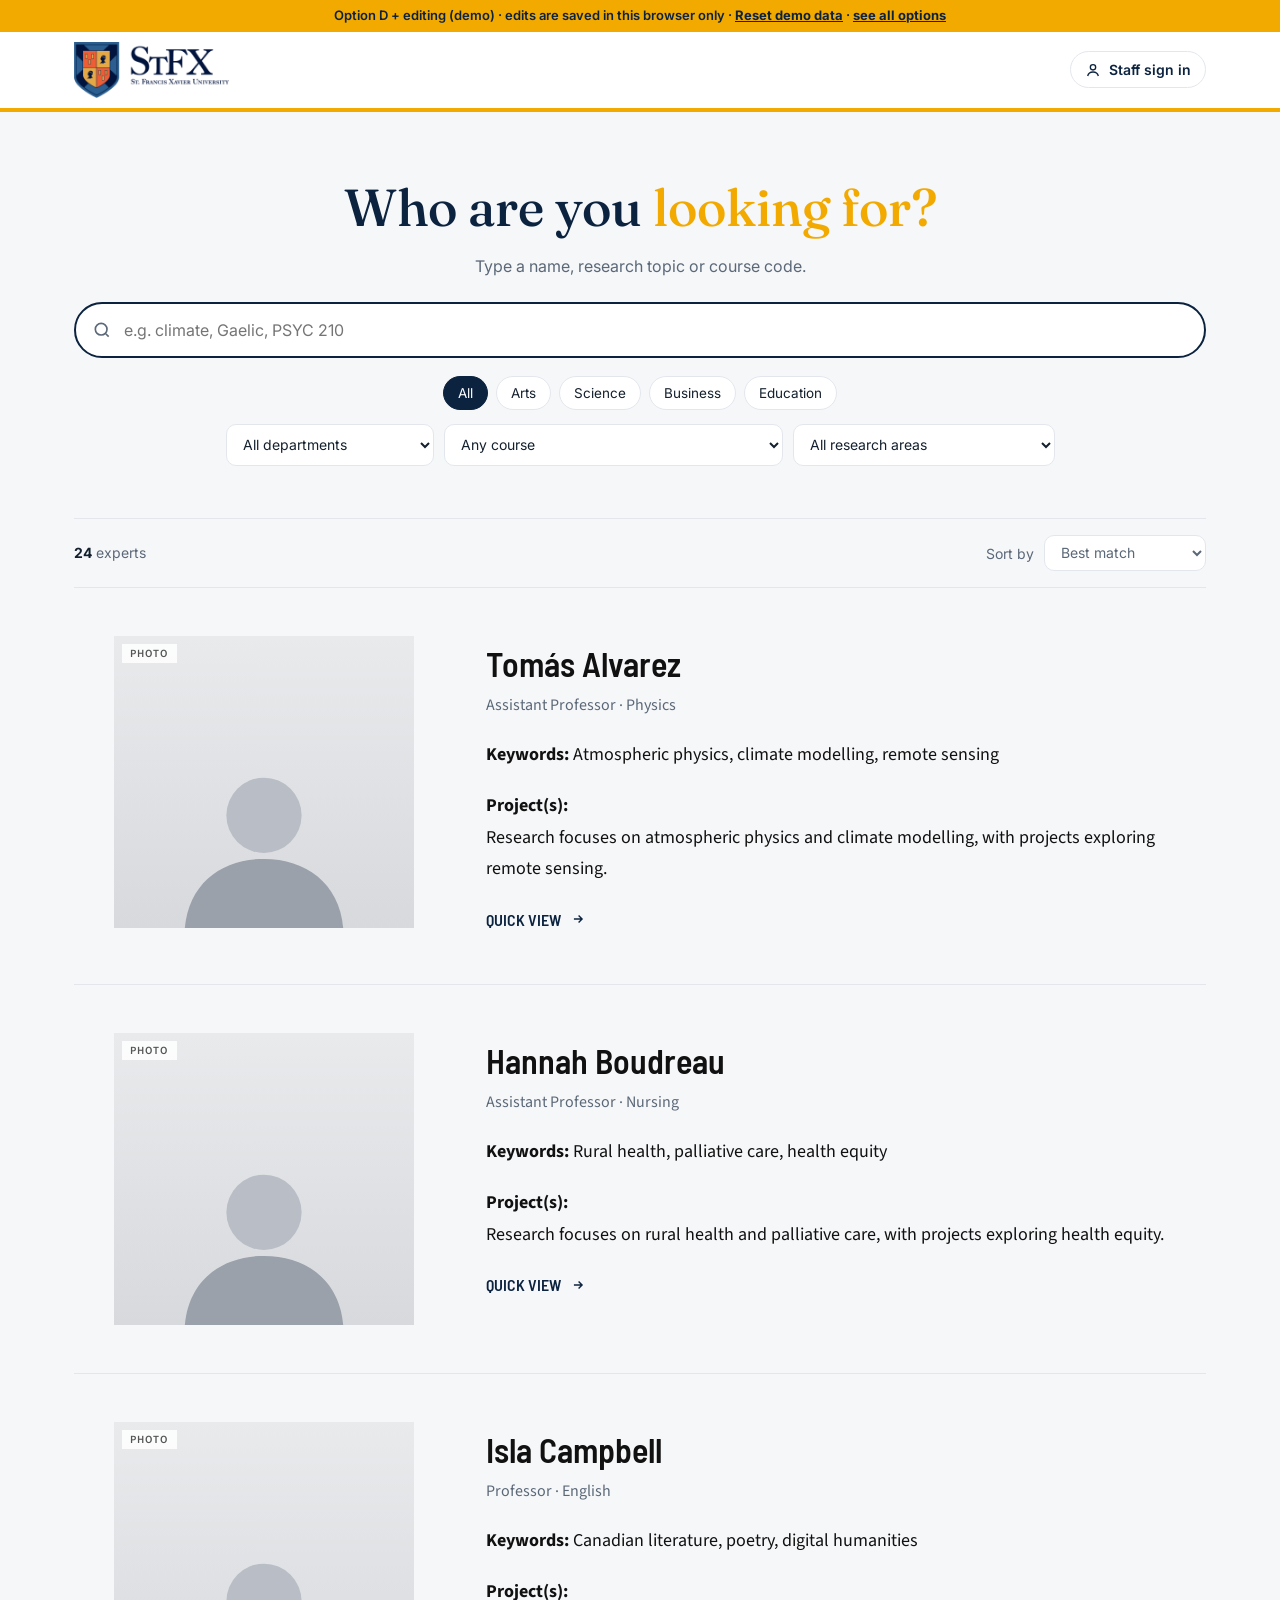
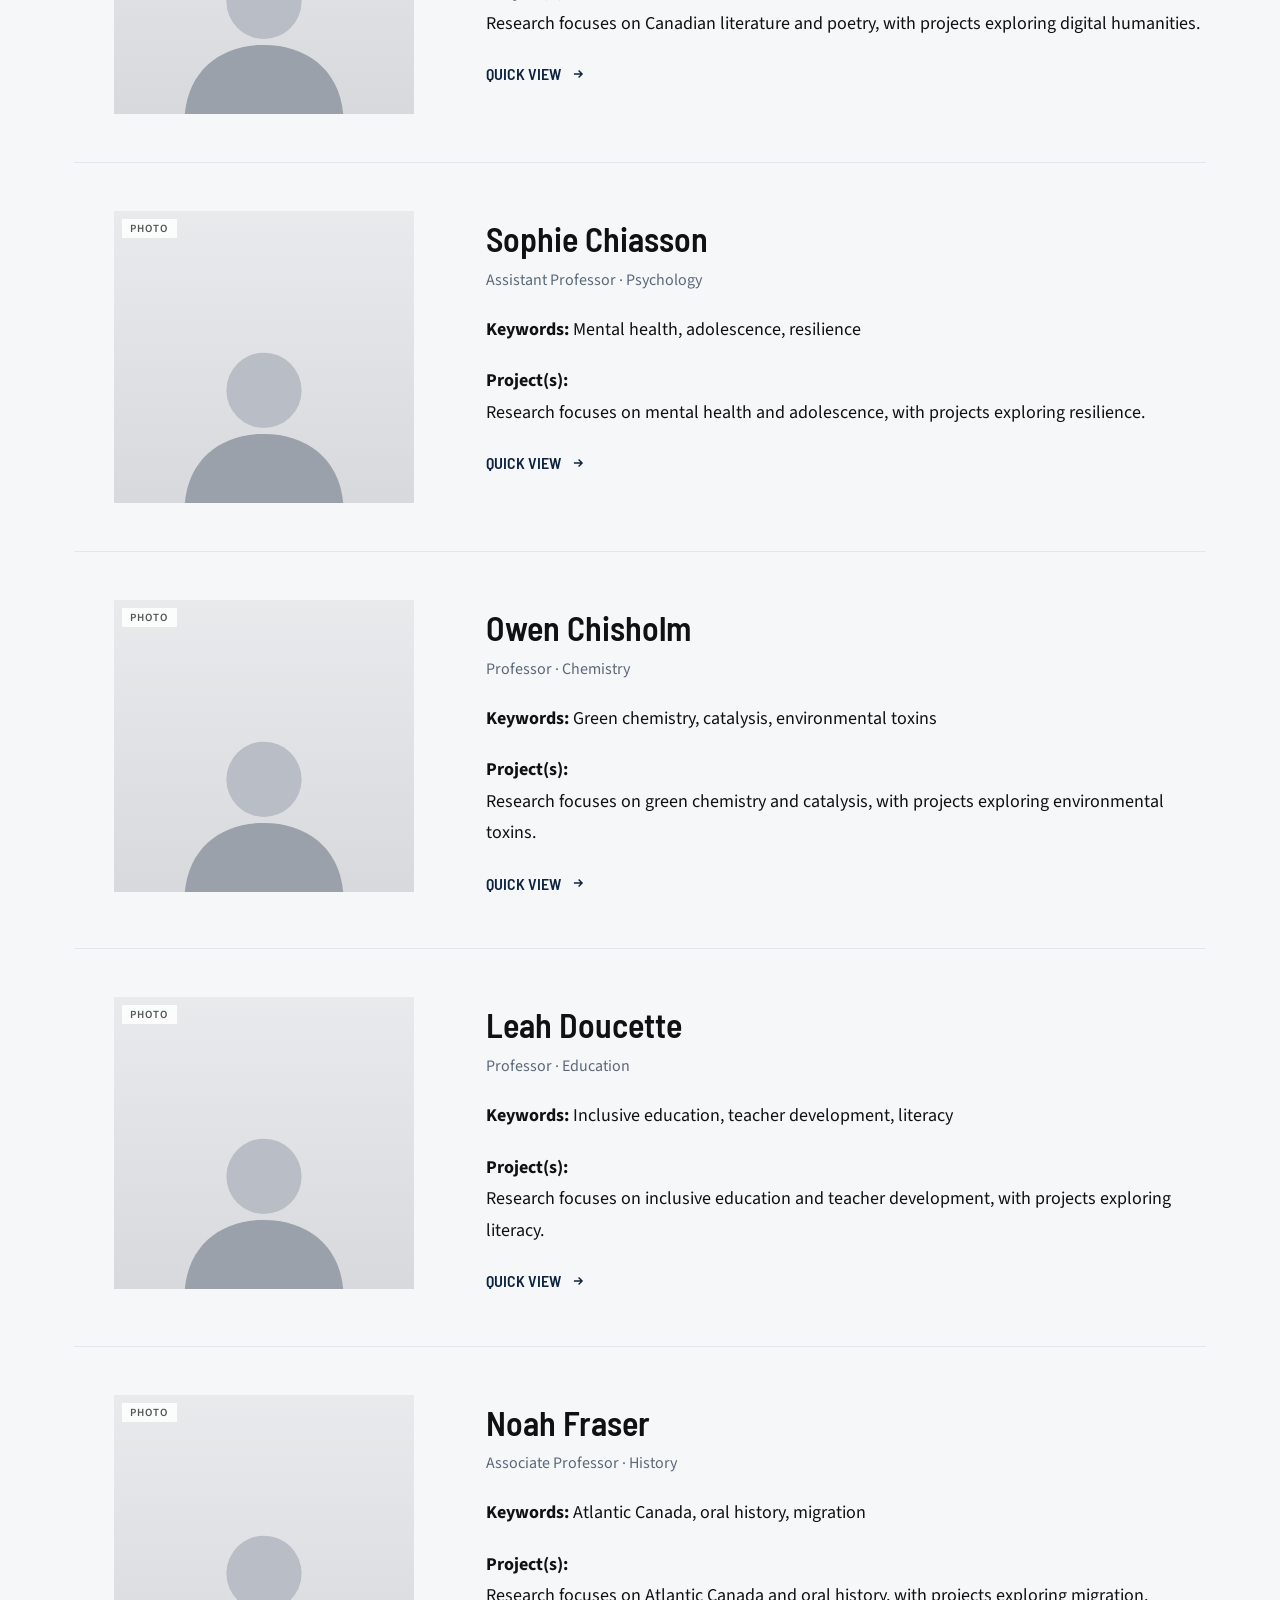
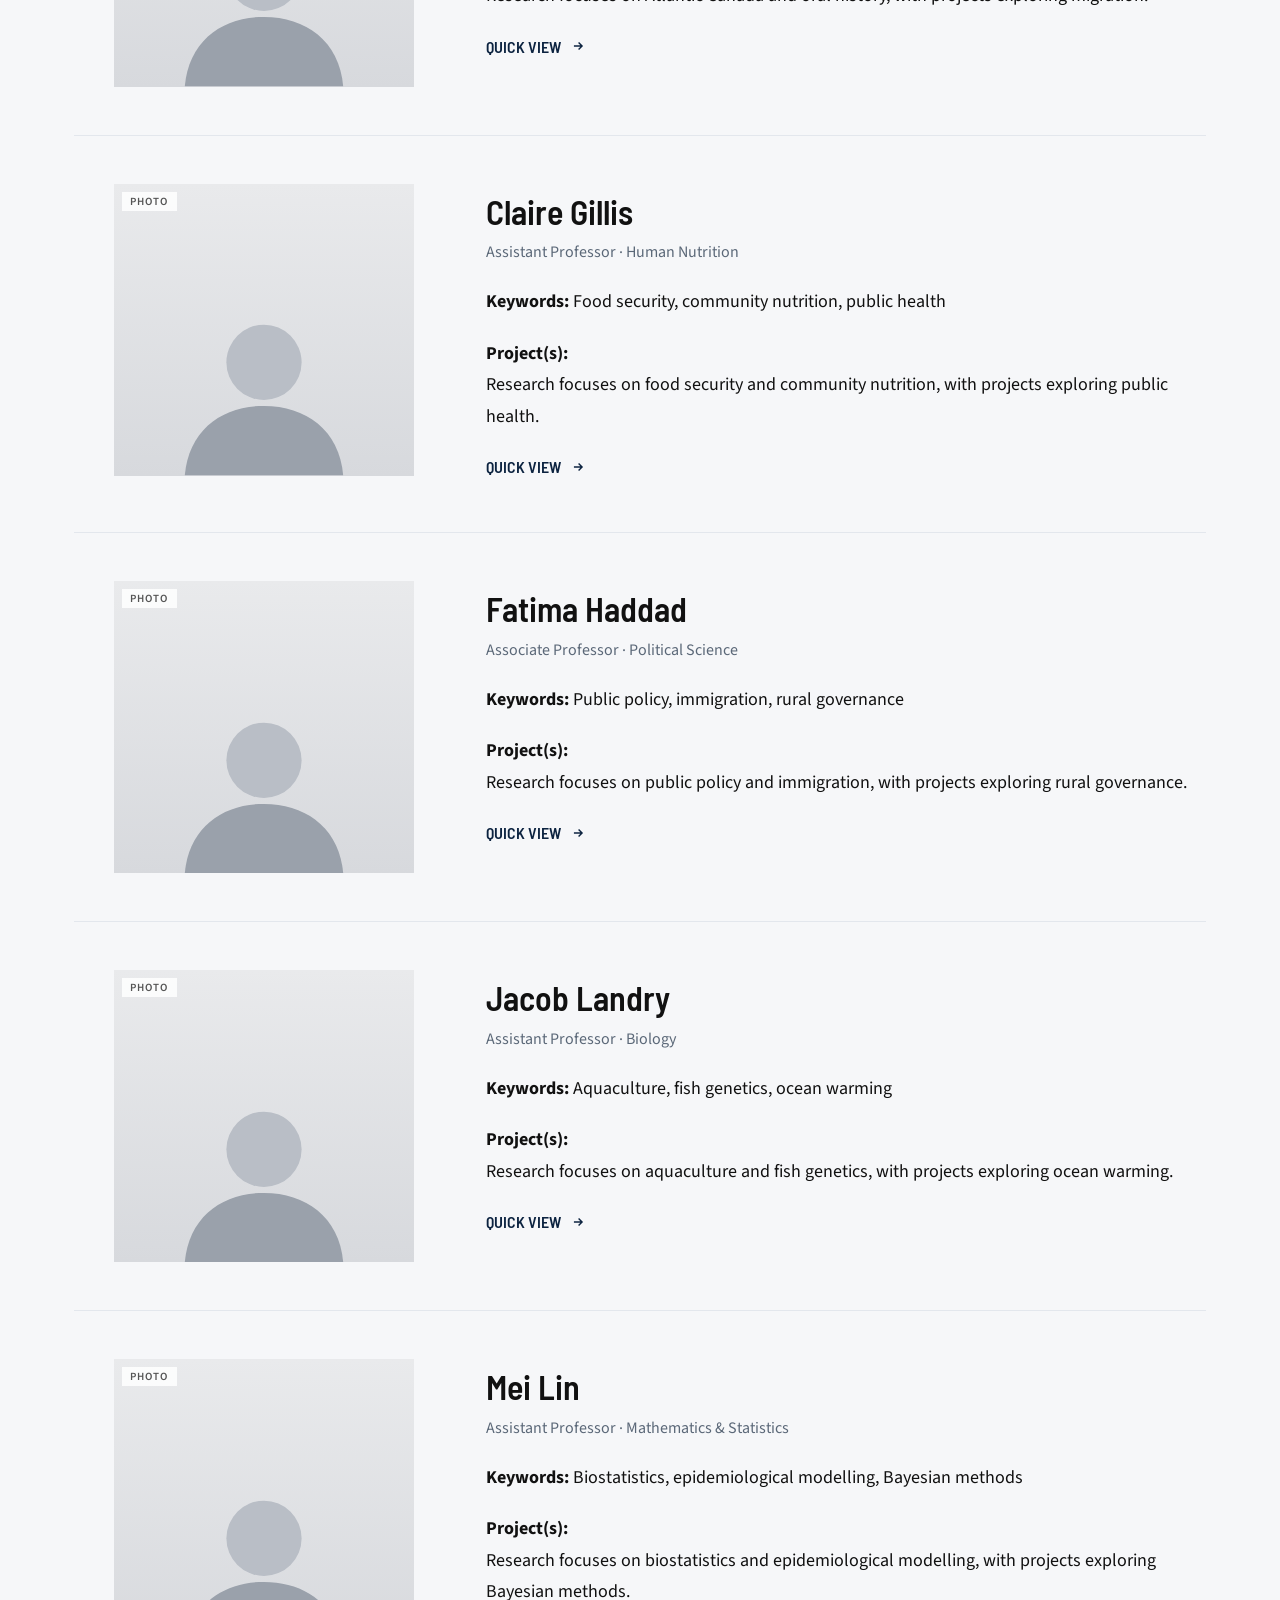
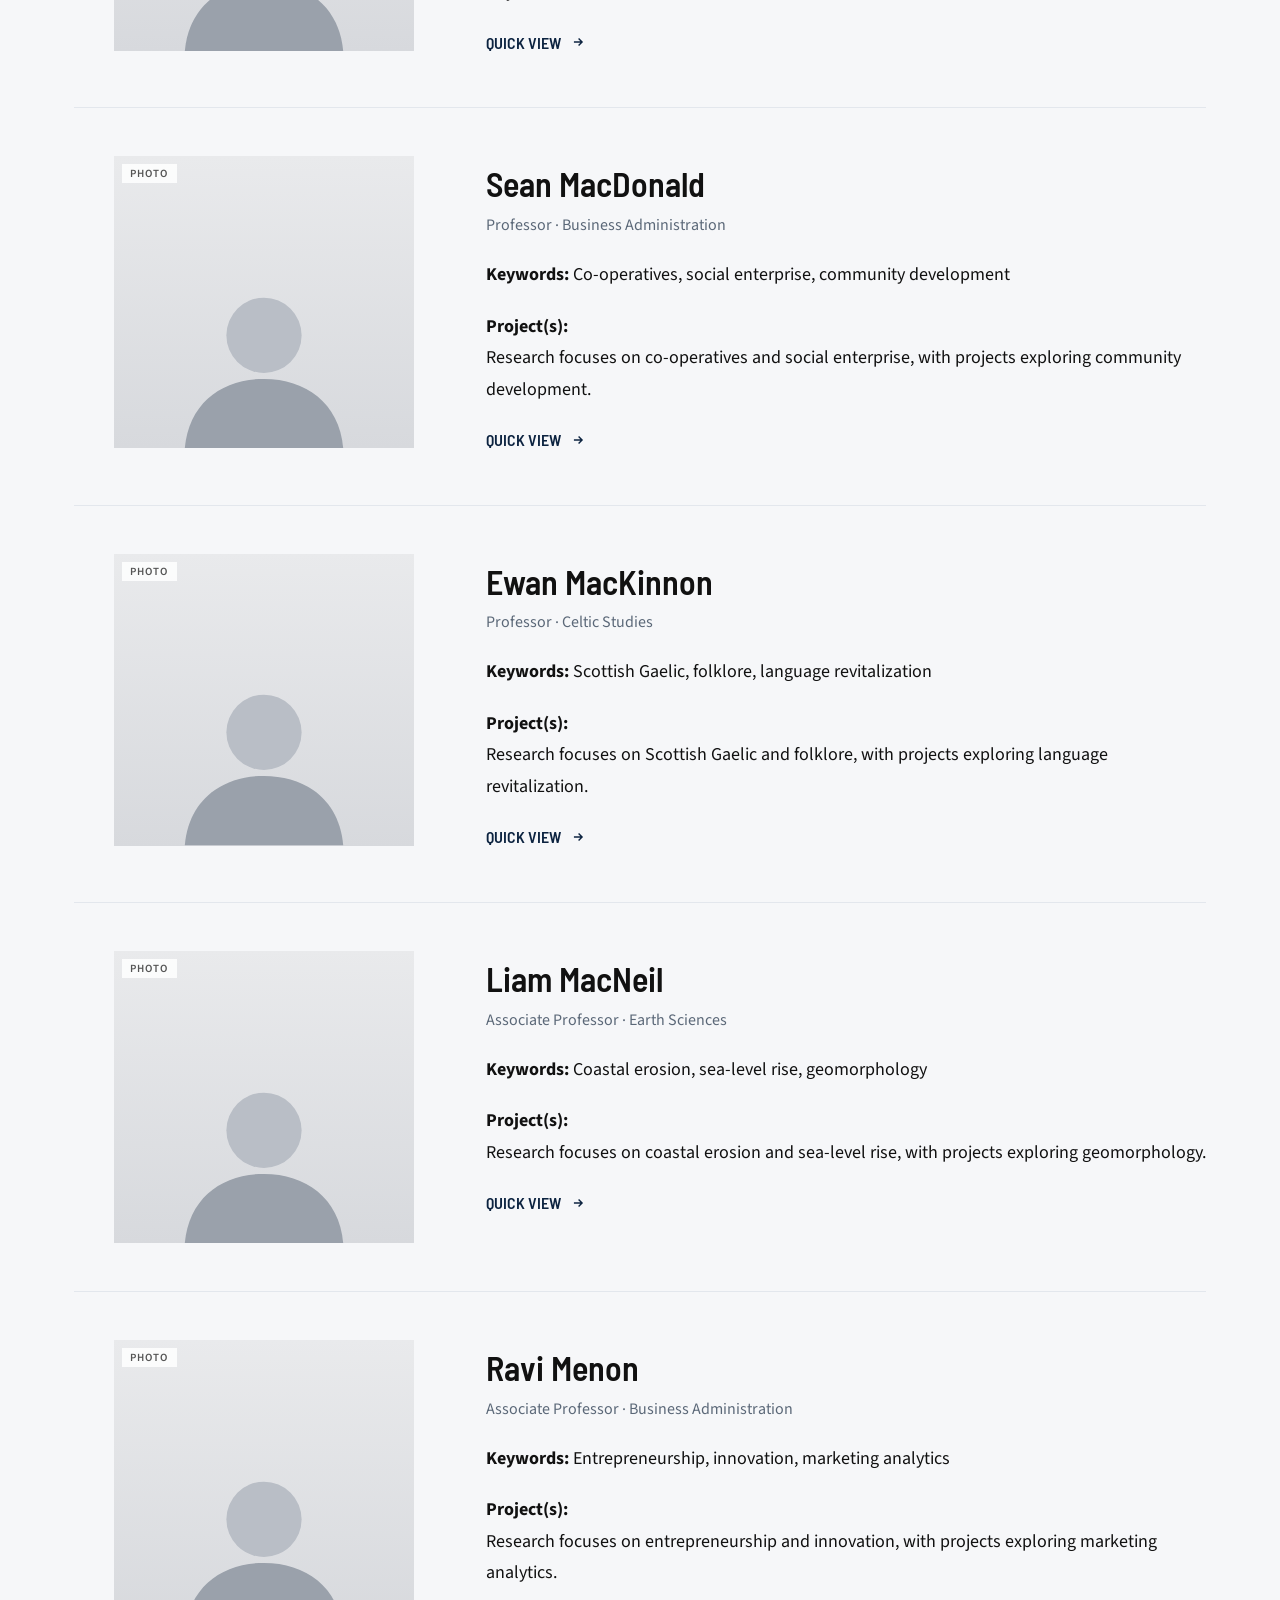
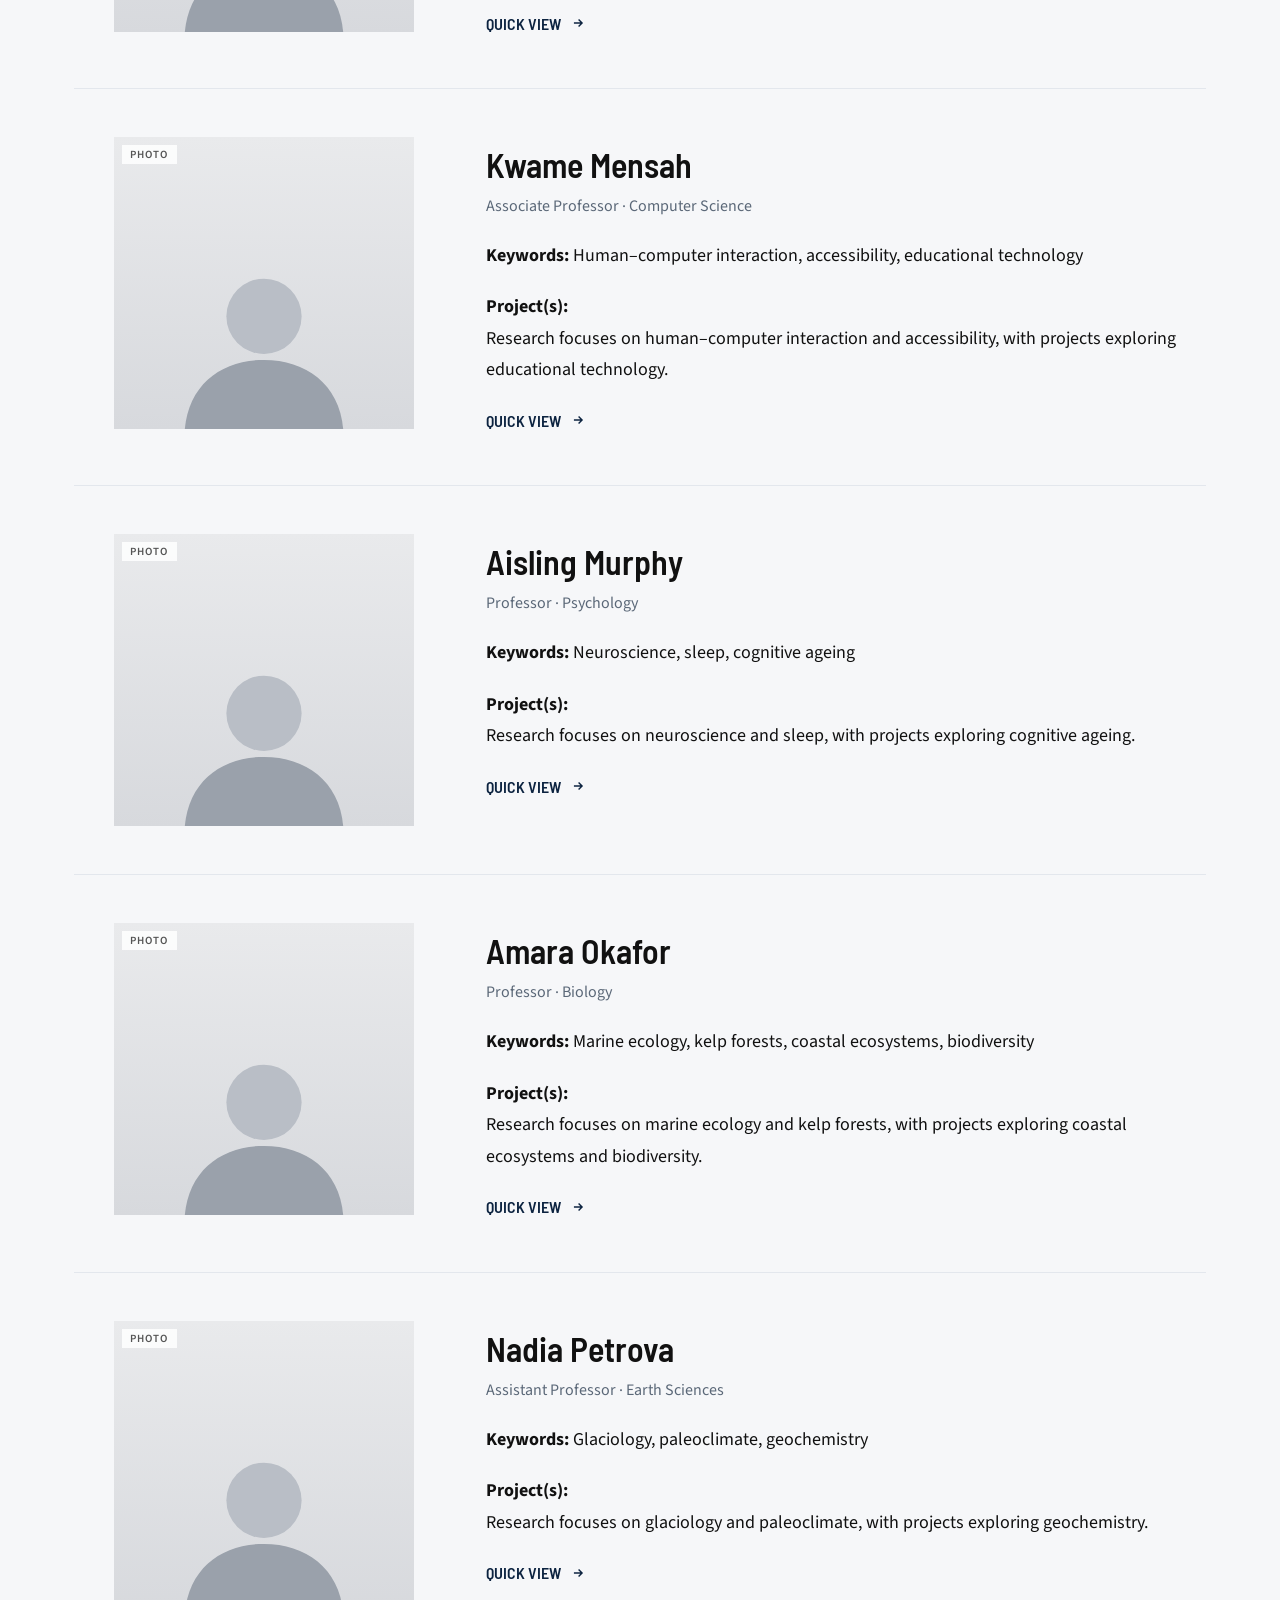
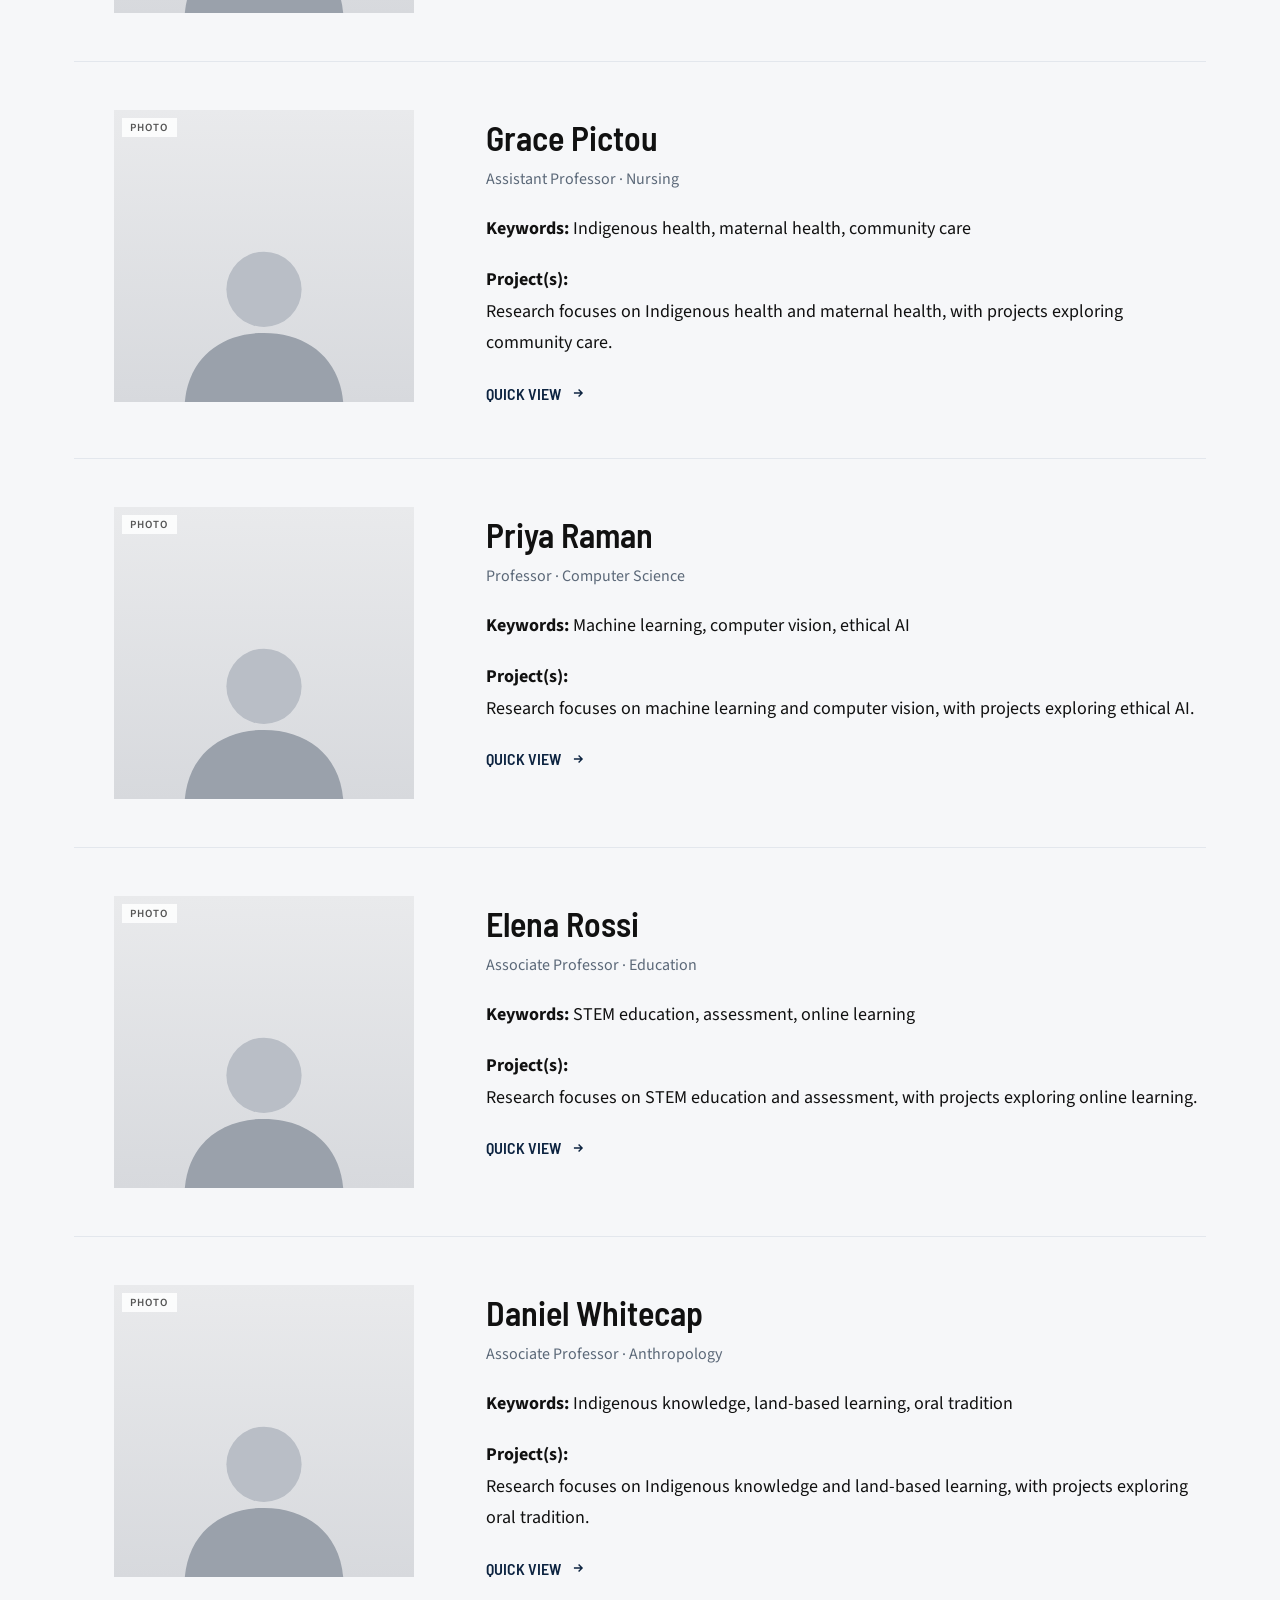
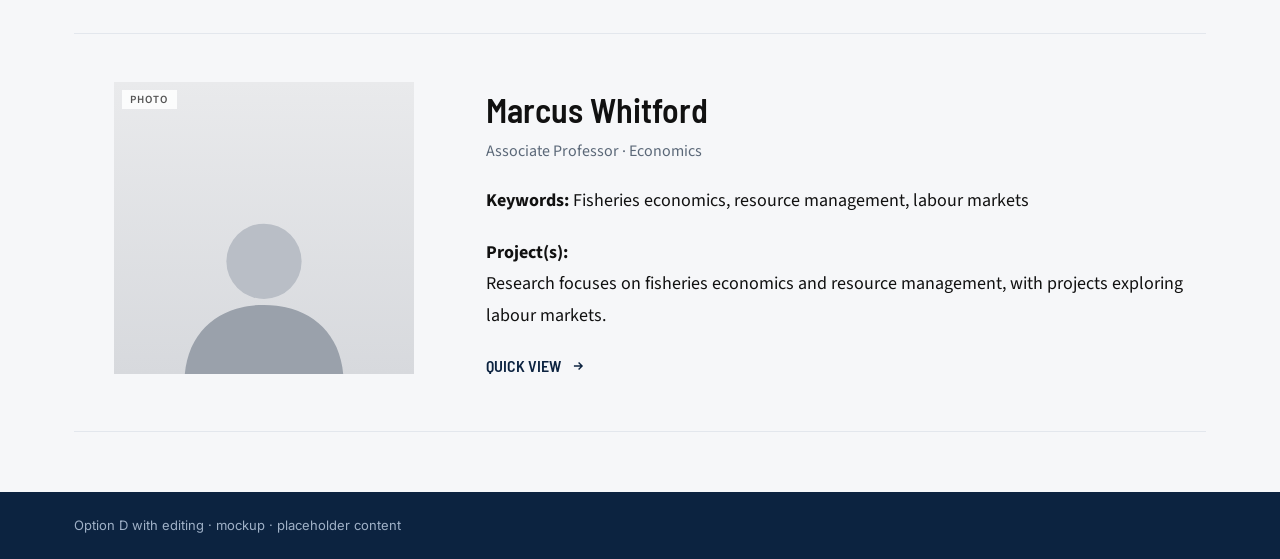
<file: option-d-editable.html>
<!doctype html>
<html lang="en">
<head>
<meta charset="utf-8"><meta name="viewport" content="width=device-width, initial-scale=1">
<title>Research Experts · Option D with editing</title>
<link href="https://fonts.googleapis.com/css2?family=Fraunces:opsz,wght@9..144,500;9..144,700&family=Inter:wght@400;500;600;700&family=Barlow+Semi+Condensed:wght@500;600&family=Source+Sans+3:wght@400;600;700&display=swap" rel="stylesheet">
<style>
/* --- shared styles (inlined so this page is one self-contained file) --- */
/* Shared brand tokens + chrome for options B–E. Swap colours here. */
:root{
  --navy:#0C2340; --navy-2:#1d4373; --gold:#F2A900; --gold-soft:#fff4d6; --gold-ink:#7a5500;
  --ink:#14202e; --muted:#5b6878; --line:#e3e7ed; --bg:#f6f7f9; --card:#fff; --radius:12px;
  --shadow:0 1px 2px rgba(12,35,64,.06),0 6px 18px rgba(12,35,64,.06);
  --serif:"Fraunces",Georgia,serif; --sans:"Inter",system-ui,-apple-system,"Segoe UI",Roboto,sans-serif;
}
*{box-sizing:border-box}
body{margin:0;font-family:var(--sans);color:var(--ink);background:var(--bg);line-height:1.5;-webkit-font-smoothing:antialiased}
a{color:inherit} button,input,select{font:inherit;color:inherit}
.wrap{max-width:1180px;margin:0 auto;padding:0 24px}
@media (max-width:560px){.wrap{padding:0 16px}}
mark{background:var(--gold-soft);color:var(--gold-ink);border-radius:3px;padding:0 2px}
.sr{position:absolute;width:1px;height:1px;overflow:hidden;clip:rect(0 0 0 0)}

.mockbar{background:var(--gold);color:var(--navy);font-size:13px;font-weight:600;text-align:center;padding:6px 16px}
.mockbar a{font-weight:700}
.site{background:#fff;color:var(--navy);border-bottom:4px solid var(--gold)}
.site .wrap{height:auto!important;padding-top:10px;padding-bottom:10px}
.logo-img{display:block;height:56px;width:auto}
.site-title{margin-left:auto;font-weight:700;font-size:15px;color:var(--navy);letter-spacing:.02em}
@media (max-width:480px){.logo-img{height:44px}.site-title{display:none}}
.site .wrap{display:flex;align-items:center;gap:12px;height:60px}
.brand{display:flex;align-items:center;gap:10px;text-decoration:none}
.brand .mark{width:34px;height:34px;border-radius:50%;border:2px solid var(--gold);display:grid;place-items:center;font-family:var(--serif);font-weight:700;color:var(--gold)}
.brand b{font-size:15px}
.site nav{margin-left:auto;font-size:14px}
.site nav a{color:#d6deea;text-decoration:none}.site nav a:hover{color:var(--gold)}

.field{height:42px;border:1px solid var(--line);border-radius:10px;padding:0 12px;background:#fff;font-size:14px;min-width:0}
.field:focus{outline:2px solid var(--gold);border-color:var(--gold)}
.search{position:relative}
.search input{width:100%;padding-left:40px}
.search svg{position:absolute;left:13px;top:50%;transform:translateY(-50%);color:var(--muted)}
.btn{display:inline-flex;align-items:center;gap:6px;border:0;border-radius:999px;padding:9px 18px;font-weight:600;font-size:14px;cursor:pointer;text-decoration:none}
.btn.gold{background:var(--gold);color:var(--navy)} .btn.gold:hover{background:#ffbc1f}
.btn.navy{background:var(--navy);color:#fff}
.btn.line{background:#fff;border:1px solid var(--line);color:var(--navy)}
.linkbtn{background:none;border:0;padding:0;color:var(--navy-2);font-weight:600;font-size:13px;cursor:pointer;text-decoration:underline;text-underline-offset:3px}
.empty{text-align:center;padding:48px 16px;color:var(--muted);background:#fff;border:1px dashed var(--line);border-radius:var(--radius)}
footer{background:var(--navy);color:#9fb0c6;font-size:13px;padding:24px 0;margin-top:60px}

</style>
<style>
  /* ============ Views ============ */
  .view{display:none}
  body[data-view="public"] #v-public, body[data-view="profile"] #v-profile, body[data-view="signin"] #v-signin,
  body[data-view="admin"] #v-admin, body[data-view="edit"] #v-edit{display:block}
  body[data-view="signin"] .site, body[data-view="admin"] .site, body[data-view="edit"] .site{display:none}
  body[data-view="admin"], body[data-view="edit"]{background:#f3f5f8}
  .mockbar button{border:0;background:none;font:inherit;font-weight:700;text-decoration:underline;cursor:pointer;color:inherit;padding:0}

  /* Public header right side */
  .site-actions{margin-left:auto;display:flex;align-items:center;gap:10px}
  .signin-link{display:inline-flex;align-items:center;gap:8px;font-size:14px;font-weight:600;color:var(--navy);text-decoration:none;border:1px solid var(--line);border-radius:999px;padding:7px 14px;background:#fff}
  .signin-link:hover{border-color:var(--navy)}
  .signin-link.on{background:var(--navy);color:#fff;border-color:var(--navy)}

  /* ============ Public directory (Option D) ============ */
  .hero{text-align:center;padding:56px 0 26px}
  .hero h1{font-family:var(--serif);font-weight:500;font-size:clamp(32px,5vw,52px);margin:0 0 8px;color:var(--navy)}
  .hero h1 span{color:var(--gold)}
  .hero p{color:var(--muted);margin:0 0 24px}
  .big{max-width:680px;margin:0 auto}
  .big input{height:56px;border-radius:999px;font-size:16px;padding-left:48px;border:2px solid var(--navy)}
  .big svg{left:18px}
  .chips{display:flex;flex-wrap:wrap;justify-content:center;gap:8px;margin-top:18px}
  .chip{border:1px solid var(--line);background:#fff;border-radius:999px;padding:6px 14px;font-size:13.5px;cursor:pointer}
  .chip:hover{border-color:var(--navy)} .chip.on{background:var(--navy);border-color:var(--navy);color:#fff}
  .more{display:flex;flex-wrap:wrap;gap:10px;justify-content:center;margin-top:14px}
  .more select{flex:0 1 210px}
  .meta{display:flex;justify-content:space-between;align-items:center;border-top:1px solid var(--line);padding:16px 0;margin-top:26px;font-size:14px;color:var(--muted)}
  .meta b{color:var(--ink)}
  .list{border-top:1px solid var(--line)}
  .xrow{display:grid;grid-template-columns:300px 1fr;gap:72px;align-items:start;padding:48px 0 48px 40px;border-bottom:1px solid var(--line);cursor:pointer;font-family:"Source Sans 3",Arial,sans-serif;font-size:18px;line-height:1.75;color:#111;transition:background .15s}
  .xrow:hover,.xrow.on{background:#fbfaf6}
  .xrow:focus-visible{outline:3px solid var(--gold);outline-offset:-3px}
  .xph{width:300px;max-width:100%;aspect-ratio:300/292;display:grid;place-items:end center;overflow:hidden;position:relative;background:linear-gradient(180deg,#e9eaec,#d7d9dd)}
  .xph svg{width:66%;display:block}
  .xph img{position:absolute;inset:0;width:100%;height:100%;object-fit:cover}
  .xph span.tag{position:absolute;left:8px;top:8px;font:600 11px "Source Sans 3",sans-serif;letter-spacing:.1em;text-transform:uppercase;background:rgba(255,255,255,.85);padding:2px 8px;color:#555}
  .xrow h3{font:600 34px/1.2 "Barlow Semi Condensed","Arial Narrow",sans-serif;margin:8px 0 6px}
  .xrow .sub{font-size:16px;color:var(--muted);margin:0 0 20px}
  .xrow p{margin:0 0 20px}
  .qv{display:inline-flex;align-items:center;gap:10px;font:600 16px "Barlow Semi Condensed",sans-serif;text-transform:uppercase;color:var(--navy)}
  .xrow:hover .qv{text-decoration:underline}
  @media (max-width:1000px){.xrow{gap:40px;padding-left:0}}
  @media (max-width:760px){.xrow{grid-template-columns:1fr;gap:22px;padding:36px 0}.xph{margin:0 auto}.xrow h3{font-size:28px}}

  .scrim{position:fixed;inset:0;background:rgba(12,35,64,.35);opacity:0;pointer-events:none;transition:.25s;z-index:50}
  .drawer{position:fixed;top:0;right:0;height:100%;width:min(440px,100%);background:#fff;z-index:51;transform:translateX(100%);transition:.3s;overflow:auto;visibility:hidden}
  body.open .scrim{opacity:1;pointer-events:auto} body.open .drawer{transform:none;visibility:visible;box-shadow:-20px 0 40px rgba(0,0,0,.15)}
  .drawer .xph{width:100%;aspect-ratio:auto;height:260px}
  .drawer .x{position:absolute;top:12px;right:12px;width:36px;height:36px;border-radius:50%;border:0;background:#fff;cursor:pointer;font-size:18px;z-index:2}
  .drawer .in{padding:22px 24px 30px}
  .d-dept{color:var(--gold-ink);font-size:12px;font-weight:700;letter-spacing:.1em;text-transform:uppercase}
  .drawer h2{font-family:var(--serif);font-weight:500;font-size:28px;margin:4px 0 2px}
  .drawer h4{font-size:12px;text-transform:uppercase;letter-spacing:.1em;color:var(--muted);margin:22px 0 8px}
  .tagset span{display:inline-block;font-size:12.5px;background:var(--bg);border:1px solid var(--line);border-radius:999px;padding:3px 10px;margin:0 6px 6px 0}
  .drawer ul{margin:0;padding-left:18px;font-size:14px}
  .drawer .acts{display:flex;gap:8px;margin-top:24px;flex-wrap:wrap}
  .phtext{background:repeating-linear-gradient(-45deg,#fafbfc,#fafbfc 10px,#f2f4f7 10px,#f2f4f7 20px);border:1px dashed #cdd5df;border-radius:10px;padding:12px;color:var(--muted);font-size:13.5px}
  .bio{white-space:pre-line;font-size:14.5px;color:#334155}

  /* ============ Full profile ============ */
  #v-profile{font-family:"Source Sans 3",Arial,sans-serif;font-size:18px;line-height:1.7;color:#111}
  .back{display:inline-flex;gap:8px;margin:40px 0 30px;font:600 16px "Barlow Semi Condensed",sans-serif;text-transform:uppercase;color:var(--navy);text-decoration:none}
  .back:hover{text-decoration:underline}
  .p-hero{display:grid;grid-template-columns:300px 1fr;gap:60px;align-items:center;padding-bottom:44px;border-bottom:1px solid #e6e6e6}
  .p-dept{font:600 15px "Barlow Semi Condensed",sans-serif;text-transform:uppercase;letter-spacing:.1em;color:var(--navy)}
  .p-name{font:600 clamp(36px,5vw,58px)/1.05 "Barlow Semi Condensed",sans-serif;margin:8px 0 6px}
  .p-rank{font-size:20px;color:#555;margin:0 0 18px}
  .p-tags{display:flex;flex-wrap:wrap;gap:8px;margin-bottom:24px}
  .p-tags span{font-size:14px;line-height:1.4;background:#f4f4f4;border:1px solid #e3e3e3;border-radius:999px;padding:5px 14px}
  .p-btn{display:inline-flex;align-items:center;gap:8px;font:600 16px "Barlow Semi Condensed",sans-serif;text-transform:uppercase;text-decoration:none;padding:11px 24px;background:var(--navy);color:#fff;border:2px solid var(--navy);cursor:pointer}
  .p-btn.line{background:#fff;color:var(--navy)}
  .p-body{display:grid;grid-template-columns:minmax(0,1fr) 320px;gap:64px;align-items:start;margin:48px 0 80px}
  .p-main section{padding-bottom:30px;margin-bottom:30px;border-bottom:1px solid #eee}
  .p-main section:last-child{border:0}
  .p-main h2{font:600 30px "Barlow Semi Condensed",sans-serif;color:var(--navy);margin:0 0 12px}
  .p-main p{margin:0;white-space:pre-line}
  .p-courses{width:100%;border-collapse:collapse}
  .p-courses td{padding:9px 0;border-top:1px solid #eee}
  .p-courses tr:first-child td{border:0}
  .p-courses td:first-child{font-weight:700;color:var(--navy);width:120px}
  .p-card{background:#f6f6f6;border-top:4px solid var(--gold);padding:26px;position:sticky;top:20px}
  .p-card h3{font:600 22px "Barlow Semi Condensed",sans-serif;color:var(--navy);margin:0 0 12px}
  .p-card dt{font-size:13px;font-weight:700;text-transform:uppercase;letter-spacing:.06em;color:#666}
  .p-card dd{margin:2px 0 14px;overflow-wrap:anywhere;font-size:16px}
  @media (max-width:980px){.p-body{grid-template-columns:1fr}.p-card{position:static}}
  @media (max-width:760px){.p-hero{grid-template-columns:1fr;gap:26px}.p-hero .xph{max-width:260px}}

  /* ============ Sign in ============ */
  #v-signin{min-height:calc(100vh - 33px);background:var(--navy);position:relative;overflow:hidden;padding:60px 16px}
  #v-signin::before{content:"";position:absolute;right:-180px;top:-160px;width:620px;height:620px;border-radius:50%;border:70px solid rgba(242,169,0,.10)}
  .si-card{position:relative;max-width:440px;margin:0 auto;background:#fff;border-radius:16px;padding:34px 34px 28px;box-shadow:0 30px 60px rgba(0,0,0,.25)}
  .si-card img{height:54px;display:block;margin-bottom:22px}
  .si-card h1{font-family:var(--serif);font-weight:500;font-size:28px;margin:0 0 6px;color:var(--navy)}
  .si-card p.lead{margin:0 0 22px;color:var(--muted);font-size:14.5px}
  .si-card label{display:block;font-size:13px;font-weight:600;margin:14px 0 6px}
  .si-card .field{width:100%}
  .si-row{display:flex;justify-content:space-between;align-items:center;margin:14px 0 20px;font-size:13px}
  .si-row a{color:var(--navy-2)}
  .si-card .btn{width:100%;justify-content:center;padding:12px}
  .si-note{margin-top:18px;font-size:12.5px;color:var(--muted);background:var(--gold-soft);border-radius:10px;padding:10px 12px}
  .si-err{color:#b42318;font-size:13px;margin-top:8px;min-height:18px}
  .si-back{display:block;text-align:center;margin-top:16px;color:#c9d4e3;font-size:14px;position:relative}

  /* ============ Admin shell ============ */
  .abar{background:var(--navy);color:#fff;position:sticky;top:0;z-index:30}
  .abar .wrap{display:flex;align-items:center;gap:14px;height:62px}
  .abar .lchip{background:#fff;border-radius:8px;padding:4px 8px;display:flex}
  .abar .lchip img{height:34px;display:block}
  .abar .t{font-weight:700;font-size:15px}.abar .t small{display:block;font-weight:400;color:#9fb0c6;font-size:12px}
  .abar .r{margin-left:auto;display:flex;align-items:center;gap:12px;font-size:14px}
  .abar a.v{color:#d6deea;text-decoration:none}.abar a.v:hover{color:var(--gold)}
  .who{display:flex;align-items:center;gap:8px}
  .who .av{width:32px;height:32px;border-radius:50%;background:var(--gold);color:var(--navy);display:grid;place-items:center;font-weight:700;font-size:13px}
  .who button{background:none;border:1px solid rgba(255,255,255,.3);color:#fff;border-radius:999px;padding:5px 12px;cursor:pointer;font-size:13px}
  .who button:hover{border-color:var(--gold);color:var(--gold)}
  @media (max-width:640px){.abar .t small,.who .nm,.abar a.v{display:none}}

  .a-main{padding:30px 0 80px}
  .a-head{display:flex;align-items:flex-end;justify-content:space-between;gap:16px;flex-wrap:wrap;margin-bottom:18px}
  .a-head h1{font-family:var(--serif);font-weight:500;font-size:34px;margin:0;color:var(--navy)}
  .a-head p{margin:4px 0 0;color:var(--muted);font-size:14px}
  .help{background:#fff;border:1px solid var(--line);border-left:4px solid var(--gold);border-radius:10px;padding:14px 18px;margin-bottom:18px;font-size:14px;color:#334155;display:flex;gap:12px}
  .help ol{margin:4px 0 0;padding-left:18px}
  .a-tools{display:flex;gap:10px;flex-wrap:wrap;margin-bottom:14px}
  .a-tools .search{flex:1 1 260px}
  .seg{display:flex;background:#fff;border:1px solid var(--line);border-radius:10px;overflow:hidden}
  .seg button{border:0;background:none;padding:0 14px;height:42px;cursor:pointer;font-size:13.5px;font-weight:600;color:var(--muted)}
  .seg button.on{background:var(--navy);color:#fff}
  .a-table{width:100%;border-collapse:separate;border-spacing:0;background:#fff;border:1px solid var(--line);border-radius:12px;overflow:hidden}
  .a-table th{text-align:left;font-size:12px;text-transform:uppercase;letter-spacing:.08em;color:var(--muted);background:#fafbfc;padding:11px 14px;border-bottom:1px solid var(--line)}
  .a-table td{padding:11px 14px;border-bottom:1px solid var(--line);font-size:14px;vertical-align:middle}
  .a-table tr:last-child td{border-bottom:0}
  .a-table tbody tr{cursor:pointer} .a-table tbody tr:hover{background:#fbfaf5}
  .a-who{display:flex;align-items:center;gap:12px}
  .a-who .th{width:44px;height:44px;border-radius:8px;flex:none;overflow:hidden;position:relative;background:linear-gradient(180deg,#e9eaec,#d7d9dd);display:grid;place-items:end center}
  .a-who .th svg{width:80%} .a-who .th img{position:absolute;inset:0;width:100%;height:100%;object-fit:cover}
  .a-who b{display:block}.a-who small{color:var(--muted)}
  .pill{display:inline-block;font-size:12px;font-weight:700;border-radius:999px;padding:3px 10px}
  .pill.published{background:#e3f4e8;color:#1d6b35}.pill.draft{background:var(--gold-soft);color:var(--gold-ink)}
  .muted{color:var(--muted)}
  @media (max-width:760px){.a-table thead{display:none}.a-table td.hide-m{display:none}}

  /* ============ Editor ============ */
  .e-top{display:flex;align-items:center;gap:12px;flex-wrap:wrap;margin-bottom:18px}
  .e-top a.bk{color:var(--navy-2);text-decoration:none;font-weight:600;font-size:14px}
  .e-top h1{font-family:var(--serif);font-weight:500;font-size:30px;margin:0;color:var(--navy);flex-basis:100%}
  .dirty{font-size:12.5px;font-weight:700;color:var(--gold-ink);background:var(--gold-soft);border-radius:999px;padding:3px 10px;display:none}
  .dirty.on{display:inline-block}
  .e-grid{display:grid;grid-template-columns:minmax(0,1fr) 360px;gap:24px;align-items:start}
  @media (max-width:1020px){.e-grid{grid-template-columns:1fr}}
  .f-card{background:#fff;border:1px solid var(--line);border-radius:12px;padding:22px 22px 8px;margin-bottom:16px}
  .f-card h2{font-size:16px;margin:0 0 4px}
  .f-card .sub{font-size:13px;color:var(--muted);margin:0 0 14px}
  .f-grid{display:grid;grid-template-columns:1fr 1fr;gap:0 16px}
  @media (max-width:600px){.f-grid{grid-template-columns:1fr}}
  .f-row{margin-bottom:16px}
  .f-row.full{grid-column:1/-1}
  .f-row label,.f-label{display:block;font-size:13px;font-weight:600;margin-bottom:6px}
  .f-row label i{color:#b42318;font-style:normal}
  .f-in{width:100%;border:1px solid #cfd6df;border-radius:10px;padding:10px 12px;font-size:14.5px;background:#fff}
  textarea.f-in{font-family:inherit;min-height:110px;resize:vertical;line-height:1.5}
  .f-in:focus{outline:2px solid var(--gold);border-color:var(--gold)}
  .f-help{font-size:12.5px;color:var(--muted);margin-top:5px}
  .f-err{font-size:12.5px;color:#b42318;margin-top:5px;display:none}
  .f-row.bad .f-in{border-color:#b42318}.f-row.bad .f-err{display:block}
  .tagin{display:flex;flex-wrap:wrap;gap:6px;align-items:center;border:1px solid #cfd6df;border-radius:10px;padding:6px 8px;background:#fff;cursor:text}
  .tagin:focus-within{outline:2px solid var(--gold);border-color:var(--gold)}
  .tagin span{display:inline-flex;align-items:center;gap:6px;background:var(--navy);color:#fff;border-radius:999px;padding:3px 6px 3px 11px;font-size:13px}
  .tagin span button{border:0;background:rgba(255,255,255,.2);color:#fff;border-radius:50%;width:18px;height:18px;cursor:pointer;line-height:1;font-size:12px;padding:0}
  .tagin input{border:0;outline:0;flex:1;min-width:140px;padding:5px 4px;font-size:14px}
  .checks{display:flex;flex-wrap:wrap;gap:8px}
  .checks label{display:inline-flex;align-items:center;gap:6px;border:1px solid var(--line);border-radius:999px;padding:6px 12px;font-size:13px;cursor:pointer;margin:0;font-weight:500}
  .checks input{accent-color:var(--navy)}
  .checks label:has(input:checked){background:var(--navy);color:#fff;border-color:var(--navy)}
  .courses .crow{display:grid;grid-template-columns:130px 1fr 38px;gap:8px;margin-bottom:8px}
  .courses .crow button{border:1px solid var(--line);background:#fff;border-radius:10px;cursor:pointer;color:#b42318;font-size:16px}
  .drop{border:2px dashed #c5cfdb;border-radius:12px;padding:16px;display:flex;gap:16px;align-items:center;cursor:pointer;transition:.15s;background:#fafbfc}
  .drop:hover,.drop.over{border-color:var(--gold);background:var(--gold-soft)}
  .drop .xph{width:110px;flex:none}
  .drop b{display:block;font-size:14px}.drop small{color:var(--muted);font-size:12.5px}
  .toggle{display:flex;align-items:center;justify-content:space-between;gap:12px;font-size:14px;cursor:pointer;margin-bottom:14px}
  .toggle input{appearance:none;width:42px;height:24px;border-radius:999px;background:#cfd6df;position:relative;cursor:pointer;transition:.2s;flex:none}
  .toggle input::after{content:"";position:absolute;top:3px;left:3px;width:18px;height:18px;border-radius:50%;background:#fff;transition:.2s}
  .toggle input:checked{background:var(--navy)}.toggle input:checked::after{left:21px;background:var(--gold)}
  .side{position:sticky;top:80px}
  .side .f-card{padding-bottom:20px}
  .pub-btns{display:grid;gap:8px;margin-top:12px}
  .pub-btns .btn{justify-content:center;padding:11px}
  .btn.danger{background:#fff;border:1px solid #f1c4c0;color:#b42318}
  .btn.danger.arm{background:#b42318;color:#fff}
  .meta-line{font-size:12.5px;color:var(--muted);margin-top:10px}
  .prev{border:1px solid var(--line);border-radius:10px;overflow:hidden}
  .prev .xph{width:100%;aspect-ratio:16/11}
  .prev .pb{padding:12px 14px;font-family:"Source Sans 3",sans-serif}
  .prev h3{font:600 24px "Barlow Semi Condensed",sans-serif;margin:0}
  .prev .s{font-size:13.5px;color:var(--muted)}
  .prev p{font-size:14px;margin:8px 0 0;line-height:1.5}

  /* Toast + dialog */
  .toast{position:fixed;left:50%;bottom:24px;transform:translate(-50%,30px);opacity:0;background:var(--navy);color:#fff;border-radius:12px;padding:12px 18px;font-size:14px;z-index:90;transition:.25s;display:flex;gap:14px;align-items:center;box-shadow:0 12px 30px rgba(0,0,0,.25);max-width:calc(100% - 32px)}
  .toast.on{opacity:1;transform:translate(-50%,0)}
  .toast.err{background:#b42318}
  .toast a{color:var(--gold);font-weight:700}
  .dlg{position:fixed;inset:0;background:rgba(12,35,64,.45);display:none;place-items:center;z-index:95;padding:16px}
  .dlg.on{display:grid}
  .dlg .box{background:#fff;border-radius:14px;padding:24px;max-width:400px;width:100%}
  .dlg h3{margin:0 0 6px;font-size:18px}.dlg p{margin:0 0 18px;color:var(--muted);font-size:14px}
  .dlg .b{display:flex;gap:8px;justify-content:flex-end}
</style>
</head>
<body data-view="public">
<div class="mockbar">Option D + editing (demo) · edits are saved in this browser only · <button type="button" id="resetDemo">Reset demo data</button> · <a href="index.html">see all options</a></div>

<header class="site"><div class="wrap">
  <a class="brand" href="#/"><img class="logo-img" data-logo src="[data-uri]" alt="St. Francis Xavier University" width="172" height="62"></a>
  <div class="site-actions" id="siteActions"></div>
</div></header>

<!-- ================= PUBLIC DIRECTORY ================= -->
<main class="view wrap" id="v-public">
  <section class="hero">
    <h1>Who are you <span>looking for?</span></h1>
    <p>Type a name, research topic or course code.</p>
    <label class="search big"><span class="sr">Search</span>
      <svg width="20" height="20" viewBox="0 0 24 24" fill="none" stroke="currentColor" stroke-width="2"><circle cx="11" cy="11" r="7"/><path d="m20 20-3.5-3.5"/></svg>
      <input id="q" class="field" type="search" placeholder="e.g. climate, Gaelic, PSYC 210"></label>
    <div class="chips" id="facchips"></div>
    <div class="more">
      <label><span class="sr">Department</span><select id="dept" class="field"></select></label>
      <label><span class="sr">Course</span><select id="course" class="field"></select></label>
      <label><span class="sr">Research area</span><select id="area" class="field"></select></label>
    </div>
  </section>
  <div class="meta"><span id="count"></span><label>Sort by <select id="sort" class="field" style="height:36px;margin-left:6px"></select></label></div>
  <div class="list" id="list"></div>
</main>

<!-- ================= FULL PROFILE ================= -->
<main class="view wrap" id="v-profile"></main>

<!-- ================= SIGN IN ================= -->
<main class="view" id="v-signin">
  <form class="si-card" id="siForm" novalidate>
    <img data-logo src="[data-uri]" alt="St. Francis Xavier University">
    <h1>Staff sign in</h1>
    <p class="lead">Sign in to add or update profiles in the Research Experts directory.</p>
    <label for="siEmail">Email</label>
    <input id="siEmail" class="field" type="email" autocomplete="username" placeholder="name@stfx.ca">
    <label for="siPass">Password</label>
    <input id="siPass" class="field" type="password" autocomplete="current-password" placeholder="••••••••">
    <div class="si-err" id="siErr"></div>
    <div class="si-row"><label style="display:flex;gap:6px;align-items:center;margin:0;font-weight:500"><input type="checkbox" checked> Keep me signed in</label><a href="#" id="forgot">Forgot password?</a></div>
    <button class="btn navy" type="button" id="siBtn">Sign in</button>
    <div class="si-note"><b>Demo:</b> any email and password will work. In the real site, only people invited by an administrator can sign in.</div>
  </form>
  <a class="si-back" href="#/">← Back to the directory</a>
</main>

<!-- ================= ADMIN DASHBOARD ================= -->
<div class="view" id="v-admin"></div>

<!-- ================= EDITOR ================= -->
<div class="view" id="v-edit"></div>

<footer><div class="wrap">Option D with editing · mockup · placeholder content</div></footer>

<div class="scrim" id="scrim"></div>
<aside class="drawer" id="drawer" aria-label="Expert quick view"></aside>
<div class="toast" id="toast" role="status" aria-live="polite"></div>
<div class="dlg" id="dlg" role="dialog" aria-modal="true"><div class="box"><h3 id="dlgT"></h3><p id="dlgP"></p><div class="b"><button class="btn line" id="dlgNo" type="button"></button><button class="btn navy" id="dlgYes" type="button"></button></div></div></div>

<script>
/* --- shared sample data + helpers (inlined) --- */
/* Shared sample data + helpers for options B–E. Replace RAW with real faculty data. */
const AREAS = [
  {id:'climate', name:'Climate & Environment'}, {id:'ocean', name:'Coastal & Ocean Science'},
  {id:'health', name:'Health & Wellbeing'}, {id:'data', name:'Data, AI & Computing'},
  {id:'community', name:'Indigenous & Community Studies'}, {id:'economy', name:'Business & Economy'},
  {id:'culture', name:'Culture, Language & Heritage'}, {id:'education', name:'Education & Learning'},
];
const DEPTS = {
  'Biology':['BIOL','Science'], 'Chemistry':['CHEM','Science'], 'Computer Science':['CSCI','Science'],
  'Earth Sciences':['ESCI','Science'], 'Mathematics & Statistics':['MATH','Science'], 'Physics':['PHYS','Science'],
  'Human Nutrition':['HNU','Science'], 'Nursing':['NURS','Science'],
  'History':['HIST','Arts'], 'English':['ENGL','Arts'], 'Political Science':['PSCI','Arts'], 'Psychology':['PSYC','Arts'],
  'Anthropology':['ANTH','Arts'], 'Celtic Studies':['CELT','Arts'],
  'Business Administration':['BSAD','Business'], 'Economics':['ECON','Business'],
  'Education':['EDUC','Education'],
};
const COURSE_TITLES = {
  BIOL:['Ecology','Marine Biology','Genetics','Field Methods'], CHEM:['Organic Chemistry','Environmental Chemistry','Analytical Methods'],
  CSCI:['Intro to Programming','Machine Learning','Data Structures','Human–Computer Interaction'],
  ESCI:['Coastal Geomorphology','Climate Systems','Geology of Atlantic Canada'], MATH:['Statistics I','Applied Modelling','Linear Algebra'],
  PHYS:['Quantum Mechanics','Climate Physics','Mechanics'], HNU:['Community Nutrition','Food Systems'], NURS:['Rural Health Practice','Mental Health Nursing'],
  HIST:['Atlantic Canada History','The Modern World','Oral History'], ENGL:['Canadian Literature','Creative Writing','Digital Storytelling'],
  PSCI:['Canadian Politics','Public Policy','Global Governance'], PSYC:['Health Psychology','Developmental Psychology','Research Methods'],
  ANTH:['Indigenous Peoples of Canada','Ethnographic Methods'], CELT:['Scottish Gaelic I','Celtic Folklore'],
  BSAD:['Entrepreneurship','Marketing Analytics','Organizational Behaviour'], ECON:['Microeconomics','Fisheries Economics','Development Economics'],
  EDUC:['Inclusive Classrooms','Curriculum Design','Educational Technology'],
};
// [first, last, rank, dept, areas, keywords, yearJoined, publications, mediaReady]
const RAW = [
 ['Amara','Okafor','Professor','Biology',['ocean','climate'],['marine ecology','kelp forests','coastal ecosystems','biodiversity'],2009,64,1],
 ['Liam','MacNeil','Associate Professor','Earth Sciences',['ocean','climate'],['coastal erosion','sea-level rise','geomorphology'],2014,38,1],
 ['Sophie','Chiasson','Assistant Professor','Psychology',['health','education'],['mental health','adolescence','resilience'],2021,17,1],
 ['Daniel','Whitecap','Associate Professor','Anthropology',['community','culture'],['Indigenous knowledge','land-based learning','oral tradition'],2016,29,1],
 ['Priya','Raman','Professor','Computer Science',['data'],['machine learning','computer vision','ethical AI'],2010,82,1],
 ['Ewan','MacKinnon','Professor','Celtic Studies',['culture'],['Scottish Gaelic','folklore','language revitalization'],2004,45,0],
 ['Hannah','Boudreau','Assistant Professor','Nursing',['health','community'],['rural health','palliative care','health equity'],2022,11,1],
 ['Marcus','Whitford','Associate Professor','Economics',['economy','ocean'],['fisheries economics','resource management','labour markets'],2015,33,1],
 ['Leah','Doucette','Professor','Education',['education','community'],['inclusive education','teacher development','literacy'],2008,51,0],
 ['Tomás','Alvarez','Assistant Professor','Physics',['climate','data'],['atmospheric physics','climate modelling','remote sensing'],2020,19,0],
 ['Noah','Fraser','Associate Professor','History',['culture','community'],['Atlantic Canada','oral history','migration'],2013,27,1],
 ['Isla','Campbell','Professor','English',['culture','education'],['Canadian literature','poetry','digital humanities'],2006,40,0],
 ['Ravi','Menon','Associate Professor','Business Administration',['economy','data'],['entrepreneurship','innovation','marketing analytics'],2017,24,1],
 ['Claire','Gillis','Assistant Professor','Human Nutrition',['health','community'],['food security','community nutrition','public health'],2021,14,1],
 ['Owen','Chisholm','Professor','Chemistry',['climate'],['green chemistry','catalysis','environmental toxins'],2007,71,0],
 ['Mei','Lin','Assistant Professor','Mathematics & Statistics',['data','health'],['biostatistics','epidemiological modelling','Bayesian methods'],2023,9,0],
 ['Fatima','Haddad','Associate Professor','Political Science',['community','economy'],['public policy','immigration','rural governance'],2016,22,1],
 ['Jacob','Landry','Assistant Professor','Biology',['ocean','climate'],['aquaculture','fish genetics','ocean warming'],2022,13,0],
 ['Aisling','Murphy','Professor','Psychology',['health'],['neuroscience','sleep','cognitive ageing'],2005,58,1],
 ['Kwame','Mensah','Associate Professor','Computer Science',['data','education'],['human–computer interaction','accessibility','educational technology'],2018,21,0],
 ['Nadia','Petrova','Assistant Professor','Earth Sciences',['climate'],['glaciology','paleoclimate','geochemistry'],2024,6,0],
 ['Sean','MacDonald','Professor','Business Administration',['economy','community'],['co-operatives','social enterprise','community development'],2003,49,1],
 ['Elena','Rossi','Associate Professor','Education',['education','data'],['STEM education','assessment','online learning'],2019,18,0],
 ['Grace','Pictou','Assistant Professor','Nursing',['health','community'],['Indigenous health','maternal health','community care'],2023,7,1],
];
const FACULTIES = ['Arts','Science','Business','Education'];
const areaName = id => AREAS.find(a=>a.id===id).name;
const norm = s => String(s).toLowerCase().normalize('NFD').replace(/[\u0300-\u036f]/g,'');
const esc = s => String(s).replace(/[&<>"']/g,c=>({'&':'&amp;','<':'&lt;','>':'&gt;','"':'&quot;',"'":'&#39;'}[c]));
const TONES = [['#0C2340','#1d4373'],['#13315a','#2a5a8f'],['#1b2b40','#3b5574'],['#0e2a4a','#c08700']];

const EXPERTS = RAW.map((r,i)=>{
  const [first,last,rank,dept,areas,keywords,joined,pubs,media] = r;
  const [code,faculty] = DEPTS[dept];
  const t = COURSE_TITLES[code];
  const courses = [0,1].map(k=>({code:`${code} ${(k+1)*100+10+(i*7+k*13)%80}`, title:t[(i+k)%t.length]}));
  const e = {id:norm(`${first}-${last}`).replace(/[^a-z-]/g,''), first,last,name:`Dr. ${first} ${last}`,rank,dept,code,faculty,
    areas,keywords,joined,pubs,media:!!media,courses,tone:TONES[i%TONES.length],
    email:norm(first[0]+last).replace(/[^a-z]/g,'')+'@example.ca'};
  e.hay = norm([e.name,rank,dept,faculty,areas.map(areaName).join(' '),keywords.join(' '),
    courses.map(c=>`${c.code} ${c.code.replace(' ','')} ${c.title}`).join(' ')].join(' '));
  return e;
});

/* state: {q, faculty, dept, course, area, sort} */
function tokens(q){ return norm(q||'').split(/\s+/).filter(Boolean); }
function filterExperts(s){
  const toks = tokens(s.q);
  return EXPERTS.filter(e=>
    toks.every(t=>e.hay.includes(t)) &&
    (!s.faculty || e.faculty===s.faculty) &&
    (!s.dept || e.dept===s.dept) &&
    (!s.course || e.courses.some(c=>c.code===s.course)) &&
    (!s.area || e.areas.includes(s.area)));
}
function relevance(e,q){
  let n=0; for(const t of tokens(q)){ if(norm(e.name).includes(t)) n+=10; if(e.keywords.some(k=>norm(k).includes(t))) n+=5; if(norm(e.dept).includes(t)) n+=3; }
  return n;
}
function sortExperts(list,sort,q){
  const f = {
    relevance:(a,b)=>relevance(b,q)-relevance(a,q)||a.last.localeCompare(b.last),
    'az':(a,b)=>a.last.localeCompare(b.last), 'za':(a,b)=>b.last.localeCompare(a.last),
    'dept':(a,b)=>a.dept.localeCompare(b.dept)||a.last.localeCompare(b.last),
    'newest':(a,b)=>b.joined-a.joined, 'pubs':(a,b)=>b.pubs-a.pubs,
  }[sort||'az'];
  return [...list].sort(f);
}
function hl(text,q){
  const toks = tokens(q); let out = esc(text); if(!toks.length) return out;
  return out.replace(new RegExp('('+toks.map(t=>t.replace(/[.*+?^${}()|[\]\\]/g,'\\$&')).join('|')+')','gi'),'<mark>$1</mark>');
}
const SIL = `<svg viewBox="0 0 100 90" aria-hidden="true" style="width:62%;display:block"><circle cx="50" cy="32" r="20" fill="rgba(255,255,255,.85)"/><path d="M8 90c2-24 20-36 42-36s40 12 42 36z" fill="rgba(255,255,255,.85)"/></svg>`;
function photo(e,style=''){
  return `<div class="photo" style="background:radial-gradient(circle at 30% 20%,${e.tone[1]},${e.tone[0]} 70%);display:grid;place-items:end center;overflow:hidden;${style}" role="img" aria-label="Photo placeholder">${SIL}</div>`;
}
const SORTS = [['relevance','Best match'],['az','Last name A–Z'],['za','Last name Z–A'],['dept','Department'],['newest','Newest faculty'],['pubs','Most publications']];

/* <select> option builders */
function opts(list,sel,all){ return `<option value="">${all}</option>`+list.map(([v,l])=>`<option value="${esc(v)}" ${v===sel?'selected':''}>${esc(l)}</option>`).join(''); }
const facultyOpts = s => opts(FACULTIES.map(f=>[f,'Faculty of '+f]),s.faculty,'All faculties');
const deptOpts = s => opts(Object.keys(DEPTS).filter(d=>!s.faculty||DEPTS[d][1]===s.faculty).sort().map(d=>[d,d]),s.dept,'All departments');
function courseOpts(s){
  const seen={}; EXPERTS.filter(e=>(!s.dept||e.dept===s.dept)&&(!s.faculty||e.faculty===s.faculty)).forEach(e=>e.courses.forEach(c=>seen[c.code]=c.title));
  return opts(Object.entries(seen).sort().map(([c,t])=>[c,`${c} — ${t}`]),s.course,'Any course');
}
const areaOpts = s => opts(AREAS.map(a=>[a.id,a.name]),s.area,'All research areas');
const sortOpts = s => SORTS.map(([v,l])=>`<option value="${v}" ${v===s.sort?'selected':''}>${l}</option>`).join('');
const profileUrl = (e,from) => `profile.html?id=${e.id}&from=${encodeURIComponent(from)}`;

/* Wire standard controls: ids q, faculty, dept, course, area, sort (any may be absent) */
function bindControls(S,render){
  const $=id=>document.getElementById(id);
  const fill=()=>{ if($('faculty'))$('faculty').innerHTML=facultyOpts(S); if($('dept'))$('dept').innerHTML=deptOpts(S);
    if($('course'))$('course').innerHTML=courseOpts(S); if($('area'))$('area').innerHTML=areaOpts(S); if($('sort'))$('sort').innerHTML=sortOpts(S); };
  let t; if($('q')) $('q').addEventListener('input',e=>{clearTimeout(t);t=setTimeout(()=>{S.q=e.target.value.trim();render()},120)});
  const on=(id,fn)=>$(id)&&$(id).addEventListener('change',e=>{fn(e.target.value);fill();render()});
  on('faculty',v=>{S.faculty=v;S.dept='';S.course=''}); on('dept',v=>{S.dept=v;S.course=''});
  on('course',v=>S.course=v); on('area',v=>S.area=v); on('sort',v=>S.sort=v);
  S.reset=()=>{Object.assign(S,{q:'',faculty:'',dept:'',course:'',area:'',sort:S.defaultSort||'az'}); if($('q'))$('q').value=''; fill(); render();};
  S.fill=fill; fill();
}

</script>
<script>
const LOGO = "[data-uri]";
document.querySelectorAll('img[data-logo]').forEach(i=>i.src=LOGO);
/* =====================================================================
   DATA STORE
   Demo: records live in this browser (localStorage).
   Real site: the same records live in a data file in the website's
   repository, and the editor saves them there for everyone.
   ===================================================================== */
const STORE_KEY = 'stfx-experts-demo-v1', AUTH_KEY = 'stfx-experts-demo-user';
const $ = id => document.getElementById(id);
const GSIL = `<svg viewBox="0 0 100 90" aria-hidden="true"><circle cx="50" cy="33" r="19" fill="#b9bec6"/><path d="M10 90c2-23 19-35 40-35s38 12 40 35z" fill="#9aa1ab"/></svg>`;
const cap = k => k ? k[0].toUpperCase()+k.slice(1) : k;
const projectFor = k => `Research focuses on ${k[0]} and ${k[1]}${k[2]?`, with projects exploring ${k.slice(2).join(' and ')}`:''}.`;

function seed(){
  const now = Date.now();
  return EXPERTS.map((e,i)=>({ id:e.id, first:e.first, last:e.last, rank:e.rank, dept:e.dept, areas:[...e.areas],
    keywords:[...e.keywords], project:projectFor(e.keywords), bio:'', courses:e.courses.map(c=>({...c})),
    email:e.email, phone:'902-000-0000', office:'', photo:'', media:e.media, status:'published',
    joined:e.joined, pubs:e.pubs, updated: now - ((i*37)%30+1)*86400000, updatedBy:'Initial import' }));
}
function load(){ try{ const s = JSON.parse(localStorage.getItem(STORE_KEY)); if(Array.isArray(s) && s.length) return s; }catch(e){} return seed(); }
let DB = load();
let memoryOnly=false;
function persist(){
  try{ localStorage.setItem(STORE_KEY, JSON.stringify(DB)); return true; }
  catch(e){
    if(e && (e.name==='QuotaExceededError' || e.code===22)){ toast('This browser’s demo storage is full. Try a smaller photo, or reset the demo data.', true); return false; }
    memoryOnly=true; return true;   // storage blocked (e.g. a preview window): keep changes for this visit only
  } }

/* Keep the shared search/filter helpers pointed at the published records */
function toExpert(r){
  const [code,faculty] = DEPTS[r.dept] || ['',''];
  const e = {...r, code, faculty, name:`Dr. ${r.first} ${r.last}`, joined:r.joined||2026, pubs:r.pubs||0};
  e.hay = norm([e.name,r.rank,r.dept,faculty,r.areas.map(areaName).join(' '),r.keywords.join(' '),r.project,r.bio,
    r.courses.map(c=>`${c.code} ${c.code.replace(' ','')} ${c.title}`).join(' ')].join(' '));
  return e;
}
function syncPublic(){ EXPERTS.length = 0; DB.filter(r=>r.status==='published').forEach(r=>EXPERTS.push(toExpert(r))); }
syncPublic();

let USER = null; try{ USER = JSON.parse(localStorage.getItem(AUTH_KEY)); }catch(e){}
const photoBox = (r,cls='xph') => `<div class="${cls}" role="img" aria-label="${r.photo?esc(r.first+' '+r.last):'Headshot placeholder'}">${r.photo?`<img src="${r.photo}" alt="">`:`<span class="tag">Photo</span>${GSIL}`}</div>`;
const ago = t => { const d=Math.round((Date.now()-t)/60000); return d<1?'just now':d<60?`${d} min ago`:d<1440?`${Math.round(d/60)} h ago`:(Math.round(d/1440)===1?'1 day ago':`${Math.round(d/1440)} days ago`); };

/* ===================== PUBLIC DIRECTORY ===================== */
const S = {q:'',faculty:'',dept:'',course:'',area:'',sort:'relevance',defaultSort:'relevance'};
let openId = null;
function renderList(){
  $('facchips').innerHTML = [['','All']].concat(FACULTIES.map(f=>[f,f])).map(([v,l])=>`<button class="chip ${S.faculty===v?'on':''}" data-f="${v}">${l}</button>`).join('');
  const list = sortExperts(filterExperts(S),S.sort,S.q);
  $('count').innerHTML = `<b>${list.length}</b> ${list.length===1?'expert':'experts'}`;
  $('list').innerHTML = list.length ? list.map(e=>`
    <article class="xrow ${openId===e.id?'on':''}" data-id="${e.id}" tabindex="0" role="button" aria-label="Quick view: ${esc(e.first+' '+e.last)}">
      ${photoBox(e)}
      <div>
        <h3>${hl(e.first+' '+e.last,S.q)}</h3>
        <div class="sub">${esc(e.rank)} · ${hl(e.dept,S.q)}</div>
        <p><b>Keywords:</b> ${hl(e.keywords.map((k,i)=>i?k:cap(k)).join(', '),S.q)}</p>
        ${e.project?`<p><b>Project(s):</b><br>${hl(e.project,S.q)}</p>`:''}
        <span class="qv">Quick view <svg width="14" height="14" viewBox="0 0 24 24" fill="none" stroke="currentColor" stroke-width="2.4"><path d="M5 12h14M13 6l6 6-6 6"/></svg></span>
      </div>
    </article>`).join('') : `<div class="empty" style="margin-top:20px">No matches. <button class="linkbtn" onclick="S.reset()">Clear search</button></div>`;
}
function openDrawer(id){
  const e = EXPERTS.find(x=>x.id===id); if(!e) return; openId=id;
  $('drawer').innerHTML = `<button class="x" id="dClose" aria-label="Close">✕</button>${photoBox(e)}
    <div class="in"><div class="d-dept">${esc(e.dept)} · Faculty of ${esc(e.faculty)}</div><h2>${esc(e.name)}</h2><div class="muted">${esc(e.rank)}</div>
      <h4>About</h4>${e.bio?`<div class="bio">${esc(e.bio.length>320?e.bio.slice(0,320)+'…':e.bio)}</div>`:`<div class="phtext">Short biography placeholder (2–3 sentences).</div>`}
      <h4>Research areas</h4><div class="tagset">${e.areas.map(a=>`<span>${areaName(a)}</span>`).concat(e.keywords.map(k=>`<span>${esc(k)}</span>`)).join('')}</div>
      ${e.courses.length?`<h4>Courses taught</h4><ul>${e.courses.map(c=>`<li><b>${esc(c.code)}</b> — ${esc(c.title)}</li>`).join('')}</ul>`:''}
      <h4>Contact</h4><div style="font-size:14px;line-height:1.8"><b>Email:</b> <a href="mailto:${esc(e.email)}">${esc(e.email)}</a>${e.phone?`<br><b>Phone:</b> ${esc(e.phone)}`:''}</div>
      <div class="acts"><a class="btn gold" href="#/expert/${e.id}">Open full profile →</a>      ${USER?`<a class="btn navy" href="#/admin/edit/${e.id}">✎ Edit</a>`:''}</div></div>`;
  document.body.classList.add('open'); renderList();
}
function closeDrawer(){ document.body.classList.remove('open'); openId=null; renderList(); }
bindControls(S,renderList);

function renderProfile(id){
  const e = EXPERTS.find(x=>x.id===id);
  if(!e){ $('v-profile').innerHTML = `<a class="back" href="#/">← Back to Research Experts</a><div class="empty">This profile isn’t published.</div>`; return; }
  $('v-profile').innerHTML = `<a class="back" href="#/">← Back to Research Experts</a>
  <section class="p-hero">${photoBox(e)}
    <div><div class="p-dept">${esc(e.dept)} · Faculty of ${esc(e.faculty)}</div><h1 class="p-name">${esc(e.first+' '+e.last)}</h1><p class="p-rank">${esc(e.rank)}</p>
      <div class="p-tags">${e.keywords.map(k=>`<span>${esc(k)}</span>`).join('')}</div>
      <div style="display:flex;gap:10px;flex-wrap:wrap">${USER?`<a class="p-btn line" href="#/admin/edit/${e.id}">✎ Edit profile</a>`:''}</div></div>
  </section>
  <div class="p-body"><div class="p-main">
    <section><h2>Biography</h2>${e.bio?`<p>${esc(e.bio)}</p>`:`<div class="phtext">Biography placeholder.</div>`}</section>
    ${e.project?`<section><h2>Project(s)</h2><p>${esc(e.project)}</p></section>`:''}
    ${e.courses.length?`<section><h2>Courses Taught</h2><table class="p-courses">${e.courses.map(c=>`<tr><td>${esc(c.code)}</td><td>${esc(c.title)}</td></tr>`).join('')}</table></section>`:''}
  </div>
  <aside class="p-card"><h3>Contact</h3><dl><dt>Email</dt><dd><a href="mailto:${esc(e.email)}">${esc(e.email)}</a></dd>${e.phone?`<dt>Phone</dt><dd>${esc(e.phone)}</dd>`:''}${e.office?`<dt>Office</dt><dd>${esc(e.office)}</dd>`:''}</dl>
    <h3 style="margin-top:20px">Research Axis</h3><div class="p-tags" style="margin:0">${e.areas.map(a=>`<span>${areaName(a)}</span>`).join('')}</div></aside></div>`;
}

/* ===================== SIGN IN ===================== */
// Sign-in runs on the button click / Enter key (not a form submit), so it also works in previews that block forms
$('siForm').addEventListener('submit',ev=>{ ev.preventDefault(); doSignIn(); });
$('siBtn').addEventListener('click',doSignIn);
['siEmail','siPass'].forEach(id=>$(id).addEventListener('keydown',ev=>{ if(ev.key==='Enter'){ ev.preventDefault(); doSignIn(); } }));
function doSignIn(){
  const email = $('siEmail').value.trim(), pass = $('siPass').value;
  if(!/^\S+@\S+\.\S+$/.test(email)){ $('siErr').textContent='Enter a valid email address.'; return; }
  if(!pass){ $('siErr').textContent='Enter your password.'; return; }
  const nm = email.split('@')[0].replace(/[._-]+/g,' ').replace(/\b\w/g,c=>c.toUpperCase());
  USER = {email, name:nm}; try{ localStorage.setItem(AUTH_KEY, JSON.stringify(USER)); }catch(e){}
  $('siErr').textContent=''; $('siPass').value=''; go('#/admin'); toast(`Signed in as ${esc(email)}`);
}
$('forgot').onclick = e => { e.preventDefault(); toast('In the real site, this emails a password-reset link.'); };
function signOut(){ USER=null; try{ localStorage.removeItem(AUTH_KEY); }catch(e){} go('#/'); toast('Signed out'); }

/* ===================== ADMIN DASHBOARD ===================== */
const A = {q:'',status:'all'};
function abar(){
  return `<div class="abar"><div class="wrap">
    <a class="lchip" href="#/admin"><img data-logo src="[data-uri]" alt="StFX"></a>
    <div class="t">Research Experts<small>Directory editor</small></div>
    <div class="r"><a class="v" href="#/">View live site ↗</a>
      <div class="who"><span class="av">${esc((USER.name||'U').split(' ').map(w=>w[0]).join('').slice(0,2))}</span><span class="nm">${esc(USER.name)}</span><button type="button" data-signout>Sign out</button></div></div>
  </div></div>`;
}
function renderAdmin(){
  const q = norm(A.q);
  const rows = DB.filter(r=>(A.status==='all'||r.status===A.status) && (!q || norm(`${r.first} ${r.last} ${r.dept} ${r.keywords.join(' ')}`).includes(q)))
                 .sort((a,b)=>b.updated-a.updated);
  const n = s => DB.filter(r=>s==='all'||r.status===s).length;
  $('v-admin').innerHTML = abar()+`<main class="wrap a-main">
    <div class="a-head"><div><h1>Experts</h1><p>${DB.length} ${DB.length===1?'profile':'profiles'} · ${n('published')} published · ${n('draft')} ${n('draft')===1?'draft':'drafts'}</p></div>
      <a class="btn gold" href="#/admin/new">+ Add expert</a></div>
    <div class="help"><span>💡</span><div><b>How editing works</b><ol><li>Click a name to edit it, or <b>+ Add expert</b> for a new one.</li><li>Fill in the form and drag in a photo. The preview shows how it will look.</li><li><b>Publish</b> puts it on the live directory. <b>Save draft</b> keeps it hidden until it’s ready.</li></ol></div></div>
    <div class="a-tools">
      <label class="search"><span class="sr">Search profiles</span><svg width="18" height="18" viewBox="0 0 24 24" fill="none" stroke="currentColor" stroke-width="2"><circle cx="11" cy="11" r="7"/><path d="m20 20-3.5-3.5"/></svg>
        <input id="aq" class="field" type="search" placeholder="Search by name, department or keyword" value="${esc(A.q)}" style="width:100%"></label>
      <div class="seg" role="group" aria-label="Status">${[['all','All'],['published','Published'],['draft','Drafts']].map(([v,l])=>`<button type="button" data-st="${v}" class="${A.status===v?'on':''}">${l} (${n(v)})</button>`).join('')}</div>
    </div>
    <table class="a-table"><thead><tr><th>Expert</th><th class="hide-m">Department</th><th>Status</th><th class="hide-m">Last updated</th><th></th></tr></thead>
    <tbody>${rows.map(r=>`<tr data-edit="${r.id}">
      <td><div class="a-who"><div class="th">${r.photo?`<img src="${r.photo}" alt="">`:GSIL}</div><div><b>${esc(r.first+' '+r.last)}</b><small>${esc(r.rank)}</small></div></div></td>
      <td class="hide-m">${esc(r.dept)}</td>
      <td><span class="pill ${r.status}">${r.status==='published'?'Published':'Draft'}</span></td>
      <td class="hide-m muted">${ago(r.updated)}<br><small>${esc(r.updatedBy||'')}</small></td>
      <td style="text-align:right"><a class="btn line" href="#/admin/edit/${r.id}" style="padding:6px 14px">Edit</a></td></tr>`).join('') ||
      `<tr><td colspan="5"><div class="empty" style="border:0">No profiles match.</div></td></tr>`}</tbody></table>
  </main>`;
  const aq=$('aq'); aq.oninput=()=>{A.q=aq.value; const pos=aq.selectionStart; renderAdmin(); const n2=$('aq'); n2.focus(); n2.setSelectionRange(pos,pos);};
}

/* ===================== EDITOR ===================== */
let draft=null, original=null, dirty=false, isNew=false;
const blank = () => ({id:'',first:'',last:'',rank:'Assistant Professor',dept:'',areas:[],keywords:[],project:'',bio:'',courses:[],email:'',phone:'',office:'',photo:'',media:false,status:'draft',joined:new Date().getFullYear(),pubs:0});
function renderEdit(id){
  isNew = !id;
  const rec = id ? DB.find(r=>r.id===id) : null;
  if(id && !rec){ go('#/admin'); return; }
  original = rec ? JSON.parse(JSON.stringify(rec)) : blank();
  draft = JSON.parse(JSON.stringify(original)); dirty=false;
  const deptOpts = FACULTIES.map(f=>`<optgroup label="Faculty of ${f}">`+Object.keys(DEPTS).filter(d=>DEPTS[d][1]===f).sort().map(d=>`<option ${draft.dept===d?'selected':''}>${d}</option>`).join('')+'</optgroup>').join('');
  const ranks = ['Professor','Associate Professor','Assistant Professor','Lecturer','Adjunct Professor','Professor Emeritus','Canada Research Chair'];
  $('v-edit').innerHTML = abar()+`<main class="wrap a-main">
    <div class="e-top"><a class="bk" href="#/admin">← All experts</a><span class="dirty" id="dirty">Unsaved changes</span>
      <h1>${isNew?'Add an expert':'Edit: '+esc(draft.first+' '+draft.last)}</h1></div>
    <div class="e-grid"><div>
      <section class="f-card"><h2>Basic information</h2><p class="sub">Name and position as they should appear on the site.</p>
        <div class="f-grid">
          <div class="f-row" data-req="first"><label for="f-first">First name <i>*</i></label><input id="f-first" class="f-in" data-k="first" value="${esc(draft.first)}"><div class="f-err">Required</div></div>
          <div class="f-row" data-req="last"><label for="f-last">Last name <i>*</i></label><input id="f-last" class="f-in" data-k="last" value="${esc(draft.last)}"><div class="f-err">Required</div></div>
          <div class="f-row"><label for="f-rank">Position</label><select id="f-rank" class="f-in" data-k="rank">${ranks.map(r=>`<option ${draft.rank===r?'selected':''}>${r}</option>`).join('')}</select></div>
          <div class="f-row" data-req="dept"><label for="f-dept">Department <i>*</i></label><select id="f-dept" class="f-in" data-k="dept"><option value="">Choose…</option>${deptOpts}</select><div class="f-help" id="facHelp">${draft.dept?'Faculty of '+DEPTS[draft.dept][1]:'The faculty is filled in automatically.'}</div><div class="f-err">Choose a department</div></div>
        </div></section>

      <section class="f-card"><h2>Photo</h2><p class="sub">A square-ish headshot works best. JPG or PNG.</p>
        <div class="f-row"><div class="drop" id="drop" tabindex="0" role="button" aria-label="Upload photo">
          <div id="dropPrev">${photoBox(draft)}</div>
          <div><b>Drag a photo here, or click to choose one</b><small>It’s resized automatically.</small>
            <div style="margin-top:8px"><button type="button" class="linkbtn" id="rmPhoto" ${draft.photo?'':'hidden'}>Remove photo</button></div></div>
          <input type="file" id="file" accept="image/*" hidden></div></div></section>

      <section class="f-card"><h2>Research</h2><p class="sub">What visitors can search and filter by.</p>
        <div class="f-row"><span class="f-label">Research axis</span><div class="checks" id="areas">${AREAS.map(a=>`<label><input type="checkbox" value="${a.id}" ${draft.areas.includes(a.id)?'checked':''}> ${a.name}</label>`).join('')}</div></div>
        <div class="f-row"><label for="kwIn">Keywords</label><div class="tagin" id="kw"></div><div class="f-help">Type a keyword and press Enter or comma.</div></div>
        <div class="f-row"><label for="f-project">Project(s) summary</label><textarea id="f-project" class="f-in" data-k="project" style="min-height:80px">${esc(draft.project)}</textarea><div class="f-help">1–2 sentences. Shown in the directory list.</div></div>
        <div class="f-row"><label for="f-bio">Biography</label><textarea id="f-bio" class="f-in" data-k="bio" style="min-height:150px" placeholder="Background, current research, career highlights…">${esc(draft.bio)}</textarea></div>
      </section>

      <section class="f-card"><h2>Teaching</h2><p class="sub">Courses this person teaches. Visitors can filter by course.</p>
        <div class="f-row courses" id="courses"></div>
        <div class="f-row"><button type="button" class="btn line" id="addCourse">+ Add course</button></div></section>

      <section class="f-card"><h2>Contact</h2>
        <div class="f-grid">
          <div class="f-row" data-req="email"><label for="f-email">Email <i>*</i></label><input id="f-email" class="f-in" type="email" data-k="email" value="${esc(draft.email)}"><div class="f-err">Enter a valid email</div></div>
          <div class="f-row"><label for="f-phone">Phone</label><input id="f-phone" class="f-in" data-k="phone" value="${esc(draft.phone)}"></div>
          <div class="f-row full"><label for="f-office">Office</label><input id="f-office" class="f-in" data-k="office" value="${esc(draft.office)}" placeholder="Building, room"></div>
        </div>
        <label class="toggle">Available for media interviews<input type="checkbox" id="f-media" ${draft.media?'checked':''}></label></section>
    </div>

    <aside class="side">
      <section class="f-card"><h2>Publish</h2>
        <div>Status: <span class="pill ${draft.status}" id="stPill">${draft.status==='published'?'Published':'Draft'}</span></div>
        <div class="pub-btns">
          <button type="button" class="btn gold" id="publish">${draft.status==='published'?'Update live profile':'Publish'}</button>
          <button type="button" class="btn line" id="saveDraft">${draft.status==='published'?'Unpublish & save as draft':'Save draft'}</button>
          ${isNew?'':`<button type="button" class="btn danger" id="del">Delete profile</button>`}
        </div>
        ${isNew?'':`<div class="meta-line">Last updated ${ago(original.updated)} by ${esc(original.updatedBy||'—')}</div>`}
      </section>
      <section class="f-card"><h2>Preview</h2><p class="sub">How it appears in the directory.</p><div class="prev" id="prev"></div>
        ${isNew||original.status!=='published'?'':`<div class="meta-line"><a href="#/expert/${original.id}">View live profile ↗</a></div>`}</section>
    </aside></div>
  </main>`;
  renderTags(); renderCourses(); renderPreview();
}
function setDirty(v=true){ dirty=v; const d=$('dirty'); if(d) d.classList.toggle('on',v); }
function renderPreview(){
  const d=draft, fac=d.dept?DEPTS[d.dept][1]:'';
  $('prev').innerHTML = `${photoBox(d)}<div class="pb"><h3>${esc((d.first||'First')+' '+(d.last||'Last'))}</h3>
    <div class="s">${esc(d.rank)}${d.dept?' · '+esc(d.dept):''}</div>
    ${d.keywords.length?`<p><b>Keywords:</b> ${esc(d.keywords.map((k,i)=>i?k:cap(k)).join(', '))}</p>`:''}
    ${d.project?`<p><b>Project(s):</b> ${esc(d.project)}</p>`:''}</div>`;
  const fh=$('facHelp'); if(fh) fh.textContent = fac?'Faculty of '+fac:'The faculty is filled in automatically.';
}
function renderTags(){
  $('kw').innerHTML = draft.keywords.map((k,i)=>`<span>${esc(k)}<button type="button" data-rmkw="${i}" aria-label="Remove ${esc(k)}">×</button></span>`).join('')+`<input id="kwIn" placeholder="${draft.keywords.length?'Add another…':'e.g. marine ecology'}">`;
}
function renderCourses(){
  $('courses').innerHTML = draft.courses.length ? draft.courses.map((c,i)=>`<div class="crow"><input class="f-in" placeholder="Code, e.g. BIOL 110" data-c="${i}" data-ck="code" value="${esc(c.code)}" aria-label="Course code"><input class="f-in" placeholder="Course title" data-c="${i}" data-ck="title" value="${esc(c.title)}" aria-label="Course title"><button type="button" data-rmc="${i}" aria-label="Remove course">✕</button></div>`).join('')
    : `<div class="f-help" style="margin:0">No courses yet.</div>`;
}
function addKeyword(v){ v=v.trim().replace(/,$/,'').trim(); if(v && !draft.keywords.some(k=>norm(k)===norm(v))){ draft.keywords.push(v); setDirty(); } renderTags(); renderPreview(); $('kwIn').focus(); }
function validate(){
  let ok=true; const bad=(k,cond)=>{ const row=document.querySelector(`[data-req="${k}"]`); row.classList.toggle('bad',cond); if(cond) ok=false; };
  bad('first',!draft.first.trim()); bad('last',!draft.last.trim()); bad('dept',!draft.dept); bad('email',!/^\S+@\S+\.\S+$/.test(draft.email.trim()));
  if(!ok){ toast('Please fix the highlighted fields.', true); const f=document.querySelector('.f-row.bad .f-in'); if(f) f.focus(); }
  return ok;
}
function saveRecord(status){
  const kwIn=$('kwIn'); if(kwIn && kwIn.value.trim()) addKeyword(kwIn.value);
  if(!validate()) return;
  draft.courses = draft.courses.filter(c=>c.code.trim()||c.title.trim());
  ['first','last','email','phone','office','project','bio'].forEach(k=>draft[k]=draft[k].trim());
  if(isNew){ let base=norm(`${draft.first}-${draft.last}`).replace(/[^a-z]+/g,'-').replace(/^-|-$/g,'')||'expert', id=base, n=2; while(DB.some(r=>r.id===id)) id=`${base}-${n++}`; draft.id=id; }
  const rec = {...draft, status, updated:Date.now(), updatedBy:USER?USER.name:'Editor'};
  const i = DB.findIndex(r=>r.id===rec.id); if(i>=0) DB[i]=rec; else DB.unshift(rec);
  if(!persist()) return;
  syncPublic(); S.fill(); setDirty(false);
  if(status==='published') toast(`${esc(rec.first+' '+rec.last)} is live on the directory. <a href="#/expert/${rec.id}">View profile</a>`);
  else toast(`Saved as draft. It won’t appear on the site until you publish it.`);
  if(memoryOnly) setTimeout(()=>toast('Note: this window blocks saving, so demo edits last until you close or reload it.'),4400);
  go('#/admin/edit/'+rec.id, true);
}
let delArmed=0;
function delRecord(){
  const b=$('del');
  if(Date.now()-delArmed>4000){ delArmed=Date.now(); b.classList.add('arm'); b.textContent='Click again to delete permanently'; setTimeout(()=>{ if(b.isConnected){ b.classList.remove('arm'); b.textContent='Delete profile'; } },4000); return; }
  const name=draft.first+' '+draft.last; DB=DB.filter(r=>r.id!==original.id); persist(); syncPublic(); S.fill(); setDirty(false); go('#/admin'); toast(`Deleted ${esc(name)}.`);
}
function readPhoto(file){
  if(!file || !file.type.startsWith('image/')){ toast('Please choose an image file (JPG or PNG).', true); return; }
  const img=new Image(), url=URL.createObjectURL(file);
  img.onload=()=>{ const max=480, s=Math.min(1,max/Math.max(img.width,img.height)), c=document.createElement('canvas');
    c.width=Math.round(img.width*s); c.height=Math.round(img.height*s); c.getContext('2d').drawImage(img,0,0,c.width,c.height);
    draft.photo=c.toDataURL('image/jpeg',.82); URL.revokeObjectURL(url); setDirty();
    $('dropPrev').innerHTML=photoBox(draft); $('rmPhoto').hidden=false; renderPreview(); };
  img.onerror=()=>toast('That image couldn’t be read.', true); img.src=url;
}
// Editor events (delegated, since the editor re-renders)
document.addEventListener('input',ev=>{
  const t=ev.target; if(!draft || !t.closest('#v-edit')) return;
  if(t.dataset.k){ draft[t.dataset.k]=t.value; setDirty(); renderPreview(); const row=t.closest('.f-row.bad'); if(row) row.classList.remove('bad'); }
  if(t.dataset.c!==undefined){ draft.courses[+t.dataset.c][t.dataset.ck]=t.value; setDirty(); }
  if(t.id==='kwIn' && t.value.includes(',')) addKeyword(t.value);
});
document.addEventListener('change',ev=>{
  const t=ev.target; if(!draft || !t.closest('#v-edit')) return;
  if(t.dataset.k==='dept' || t.dataset.k==='rank'){ draft[t.dataset.k]=t.value; setDirty(); renderPreview(); }
  if(t.closest('#areas')){ draft.areas=[...document.querySelectorAll('#areas input:checked')].map(i=>i.value); setDirty(); }
  if(t.id==='f-media'){ draft.media=t.checked; setDirty(); }
  if(t.id==='file' && t.files[0]) readPhoto(t.files[0]);
});
document.addEventListener('keydown',ev=>{
  if(ev.target.id==='kwIn'){
    if(ev.key==='Enter'){ ev.preventDefault(); addKeyword(ev.target.value); }
    if(ev.key==='Backspace' && !ev.target.value && draft.keywords.length){ draft.keywords.pop(); setDirty(); renderTags(); renderPreview(); $('kwIn').focus(); }
  }
  if(ev.key==='Escape' && document.body.classList.contains('open')) closeDrawer();
  const r=ev.target.closest && ev.target.closest('.xrow'); if(r && (ev.key==='Enter'||ev.key===' ')){ ev.preventDefault(); openDrawer(r.dataset.id); }
  if(ev.target.id==='drop' && (ev.key==='Enter'||ev.key===' ')){ ev.preventDefault(); $('file').click(); }
});
['dragenter','dragover'].forEach(n=>document.addEventListener(n,ev=>{ const d=ev.target.closest&&ev.target.closest('#drop'); if(d){ ev.preventDefault(); d.classList.add('over'); } }));
['dragleave','drop'].forEach(n=>document.addEventListener(n,ev=>{ const d=ev.target.closest&&ev.target.closest('#drop'); if(d){ ev.preventDefault(); d.classList.remove('over'); if(n==='drop' && ev.dataTransfer.files[0]) readPhoto(ev.dataTransfer.files[0]); } }));

/* ===================== GLOBAL CLICKS ===================== */
document.addEventListener('click',ev=>{
  const t=ev.target;
  // links inside the app: switch views directly (works in previews/embeds), then try to update the address
  const a=t.closest('a[href^="#/"]');
  if(a && !ev.ctrlKey && !ev.metaKey){ ev.preventDefault(); go(a.getAttribute('href')); return; }
  if(t.closest('#dClose') || t.id==='scrim'){ closeDrawer(); return; }
  const f=t.closest('[data-f]'); if(f){ S.faculty=f.dataset.f; S.dept=''; S.course=''; S.fill(); renderList(); return; }
  const r=t.closest('.xrow'); if(r){ openDrawer(r.dataset.id); return; }
  if(t.closest('[data-signout]')){ signOut(); return; }
  const st=t.closest('[data-st]'); if(st){ A.status=st.dataset.st; renderAdmin(); return; }
  const tr=t.closest('tr[data-edit]'); if(tr){ go('#/admin/edit/'+tr.dataset.edit); return; }
  if(t.id==='publish') saveRecord('published');
  if(t.id==='saveDraft') saveRecord('draft');
  if(t.id==='del') delRecord();
  if(t.id==='addCourse'){ draft.courses.push({code:'',title:''}); setDirty(); renderCourses(); document.querySelector(`[data-c="${draft.courses.length-1}"]`).focus(); }
  const rc=t.closest('[data-rmc]'); if(rc){ draft.courses.splice(+rc.dataset.rmc,1); setDirty(); renderCourses(); }
  const rk=t.closest('[data-rmkw]'); if(rk){ draft.keywords.splice(+rk.dataset.rmkw,1); setDirty(); renderTags(); renderPreview(); }
  if(t.closest('#kw') && t.id==='kw') $('kwIn').focus();
  if(t.id==='rmPhoto'){ draft.photo=''; setDirty(); $('dropPrev').innerHTML=photoBox(draft); t.hidden=true; renderPreview(); }
  else if(t.closest('#drop') && !t.closest('button') && t.id!=='file') $('file').click();
});
$('resetDemo').onclick=()=>ask('Reset demo data?','This restores the original 24 sample profiles and removes your edits in this browser.','Keep my edits','Reset',()=>{
  try{ localStorage.removeItem(STORE_KEY); }catch(e){} DB=seed(); syncPublic(); S.fill(); setDirty(false); route(location.hash); toast('Demo data reset.'); });

/* ===================== TOAST / DIALOG ===================== */
let toastT;
function toast(html,err=false){ const t=$('toast'); t.innerHTML=html; t.classList.toggle('err',err); t.classList.add('on'); clearTimeout(toastT); toastT=setTimeout(()=>t.classList.remove('on'),4200); }
function ask(title,text,no,yes,onYes){ $('dlgT').textContent=title; $('dlgP').textContent=text; $('dlgNo').textContent=no; $('dlgYes').textContent=yes;
  $('dlg').classList.add('on'); $('dlgYes').focus();
  $('dlgNo').onclick=()=>$('dlg').classList.remove('on'); $('dlgYes').onclick=()=>{ $('dlg').classList.remove('on'); onYes(); }; }

/* ===================== ROUTER ===================== */
function renderSiteActions(){
  $('siteActions').innerHTML = USER ? `<a class="signin-link on" href="#/admin">✎ Edit directory</a>` : `<a class="signin-link" href="#/signin"><svg width="16" height="16" viewBox="0 0 24 24" fill="none" stroke="currentColor" stroke-width="2"><circle cx="12" cy="8" r="4"/><path d="M4 21c1-4 4-6 8-6s7 2 8 6"/></svg>Staff sign in</a>`;
}
let listScroll=0, current='#/';
function route(h){
  h = h || '#/';
  let m, v='public';
  if(h==='#/signin') v = USER ? 'admin' : 'signin';
  else if(h.startsWith('#/admin')) v = USER ? (h.startsWith('#/admin/edit/')||h==='#/admin/new' ? 'edit':'admin') : 'signin';
  else if((m=h.match(/^#\/expert\/([a-z-]+)/))) v='profile';
  if(document.body.dataset.view==='public' && v!=='public') listScroll=scrollY;
  document.body.classList.remove('open'); openId=null;
  document.body.dataset.view=v; renderSiteActions();
  if(v==='public'){ renderList(); requestAnimationFrame(()=>scrollTo(0,listScroll)); document.title='Research Experts'; }
  else { scrollTo(0,0); }
  if(v==='profile'){ renderProfile(m[1]); document.title='Profile · Research Experts'; }
  if(v==='signin'){ document.title='Sign in · Research Experts'; setTimeout(()=>$('siEmail').focus(),50); }
  if(v==='admin'){ renderAdmin(); document.title='Editor · Research Experts'; }
  if(v==='edit'){ const id=(h.match(/^#\/admin\/edit\/([a-z0-9-]+)/)||[])[1]; renderEdit(id||null); document.title='Edit · Research Experts'; }
  current=h;
}
function go(h, replace=false){
  const doIt=()=>{ route(h); try{ if(location.hash!==h) history[replace?'replaceState':'pushState'](null,'',h); }catch(e){} };
  if(dirty && document.body.dataset.view==='edit' && !replace) ask('Leave without saving?','You have unsaved changes to this profile.','Stay','Leave',()=>{ setDirty(false); doIt(); });
  else doIt();
}
addEventListener('popstate',()=>route(location.hash));
addEventListener('hashchange',()=>{ if(location.hash!==current) route(location.hash); });
route(location.hash);
</script>
</body>
</html>
</file>
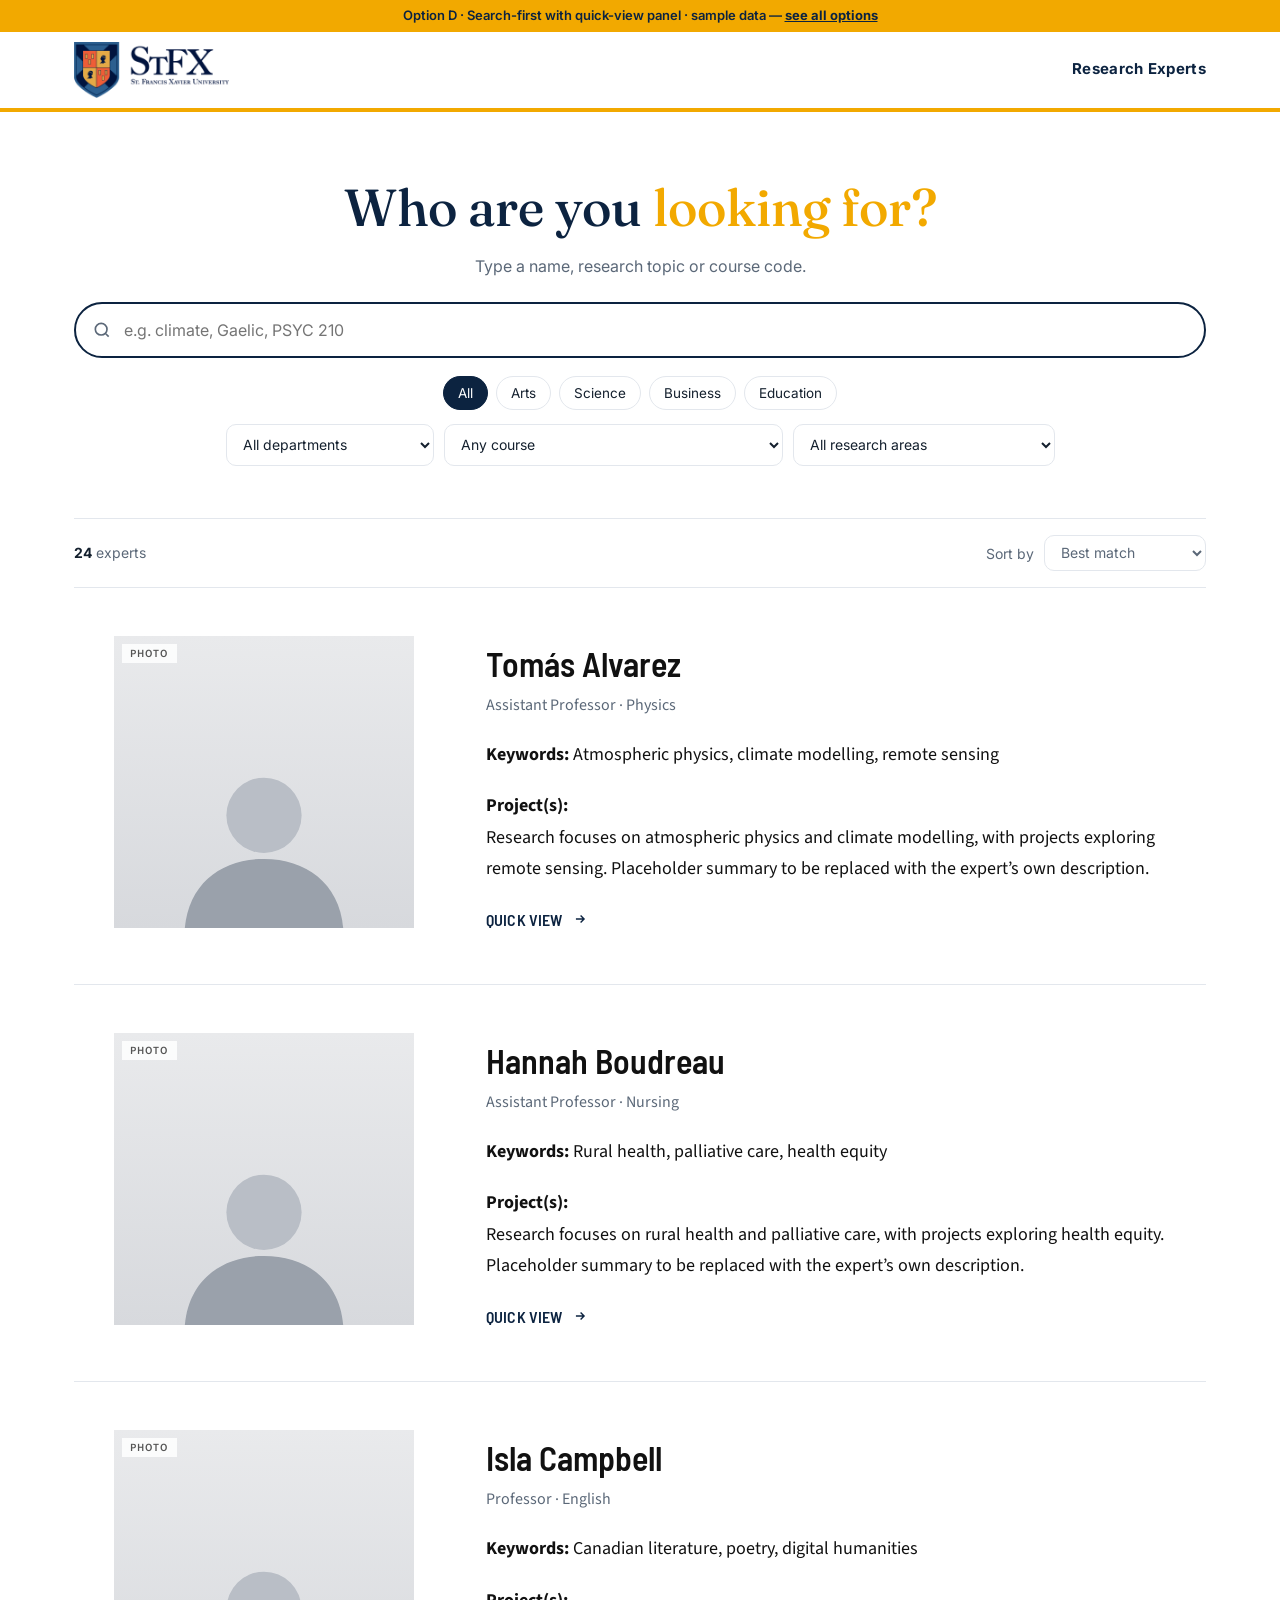
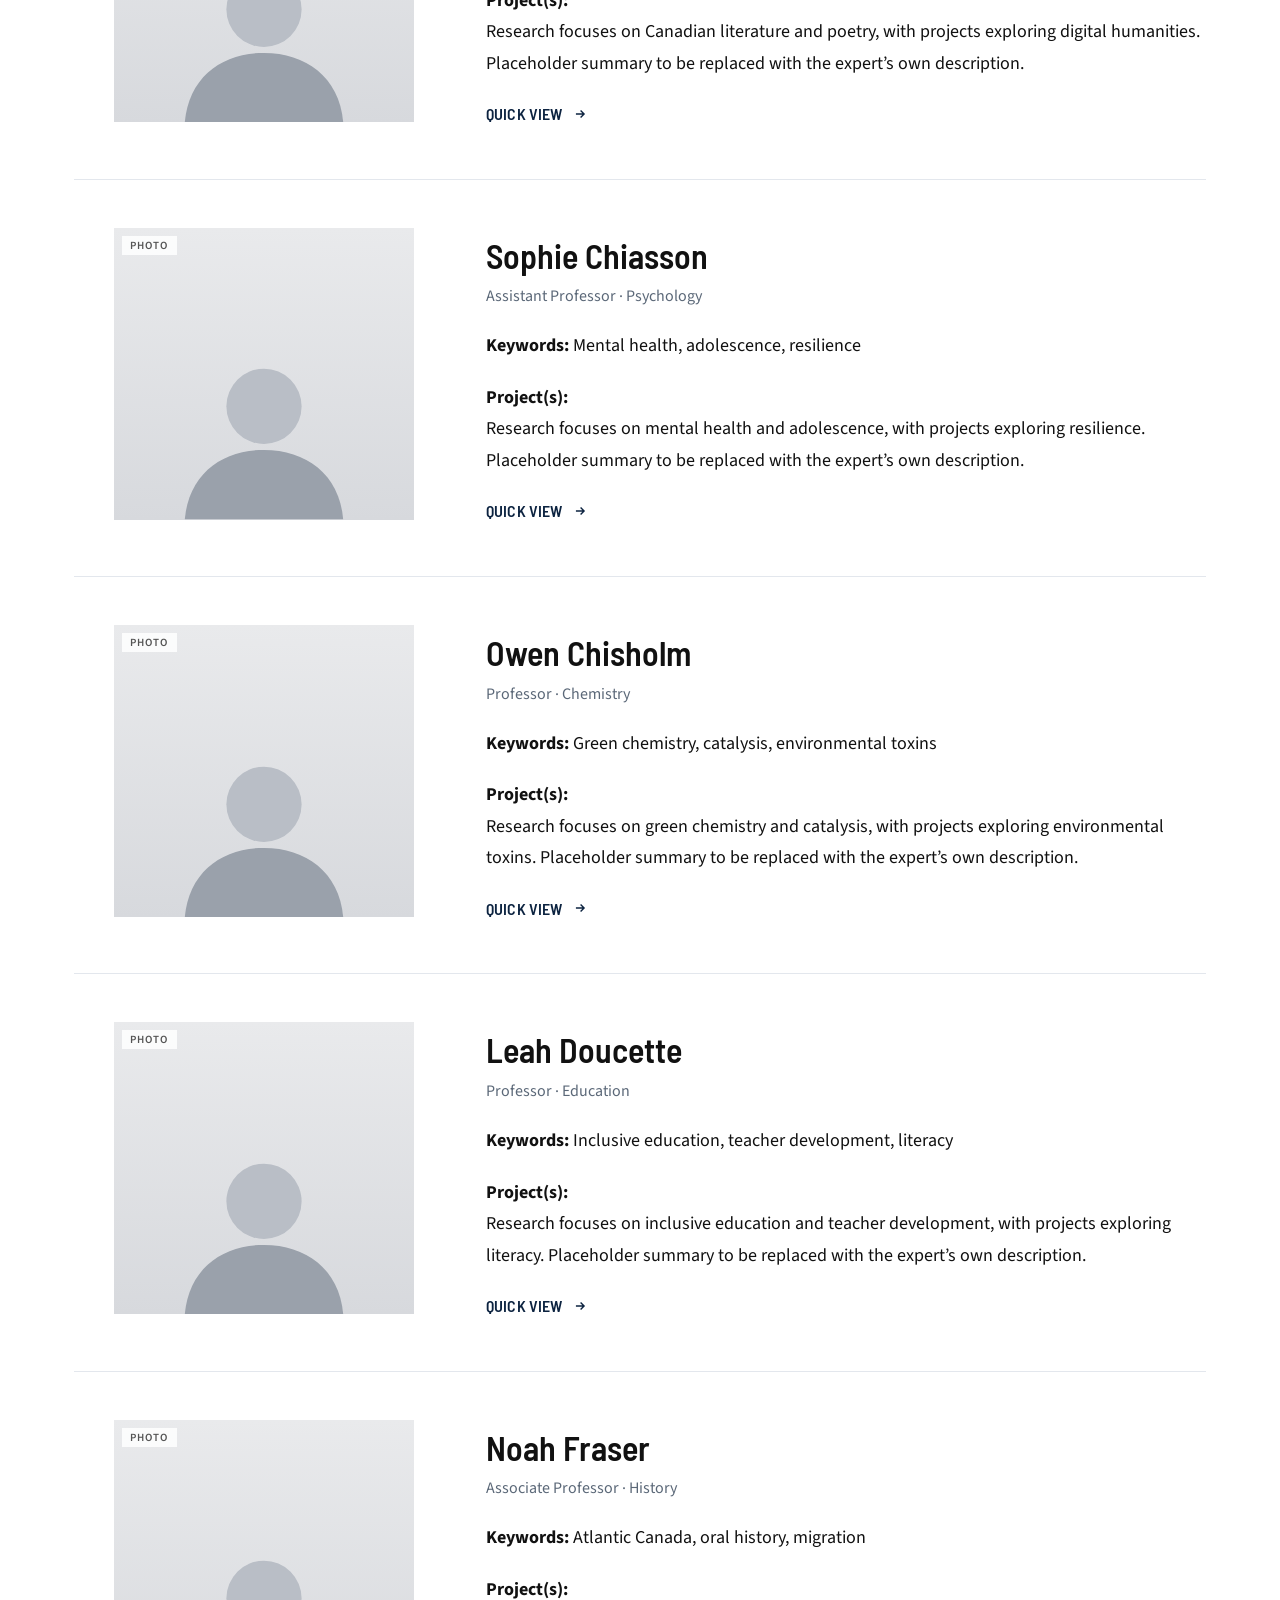
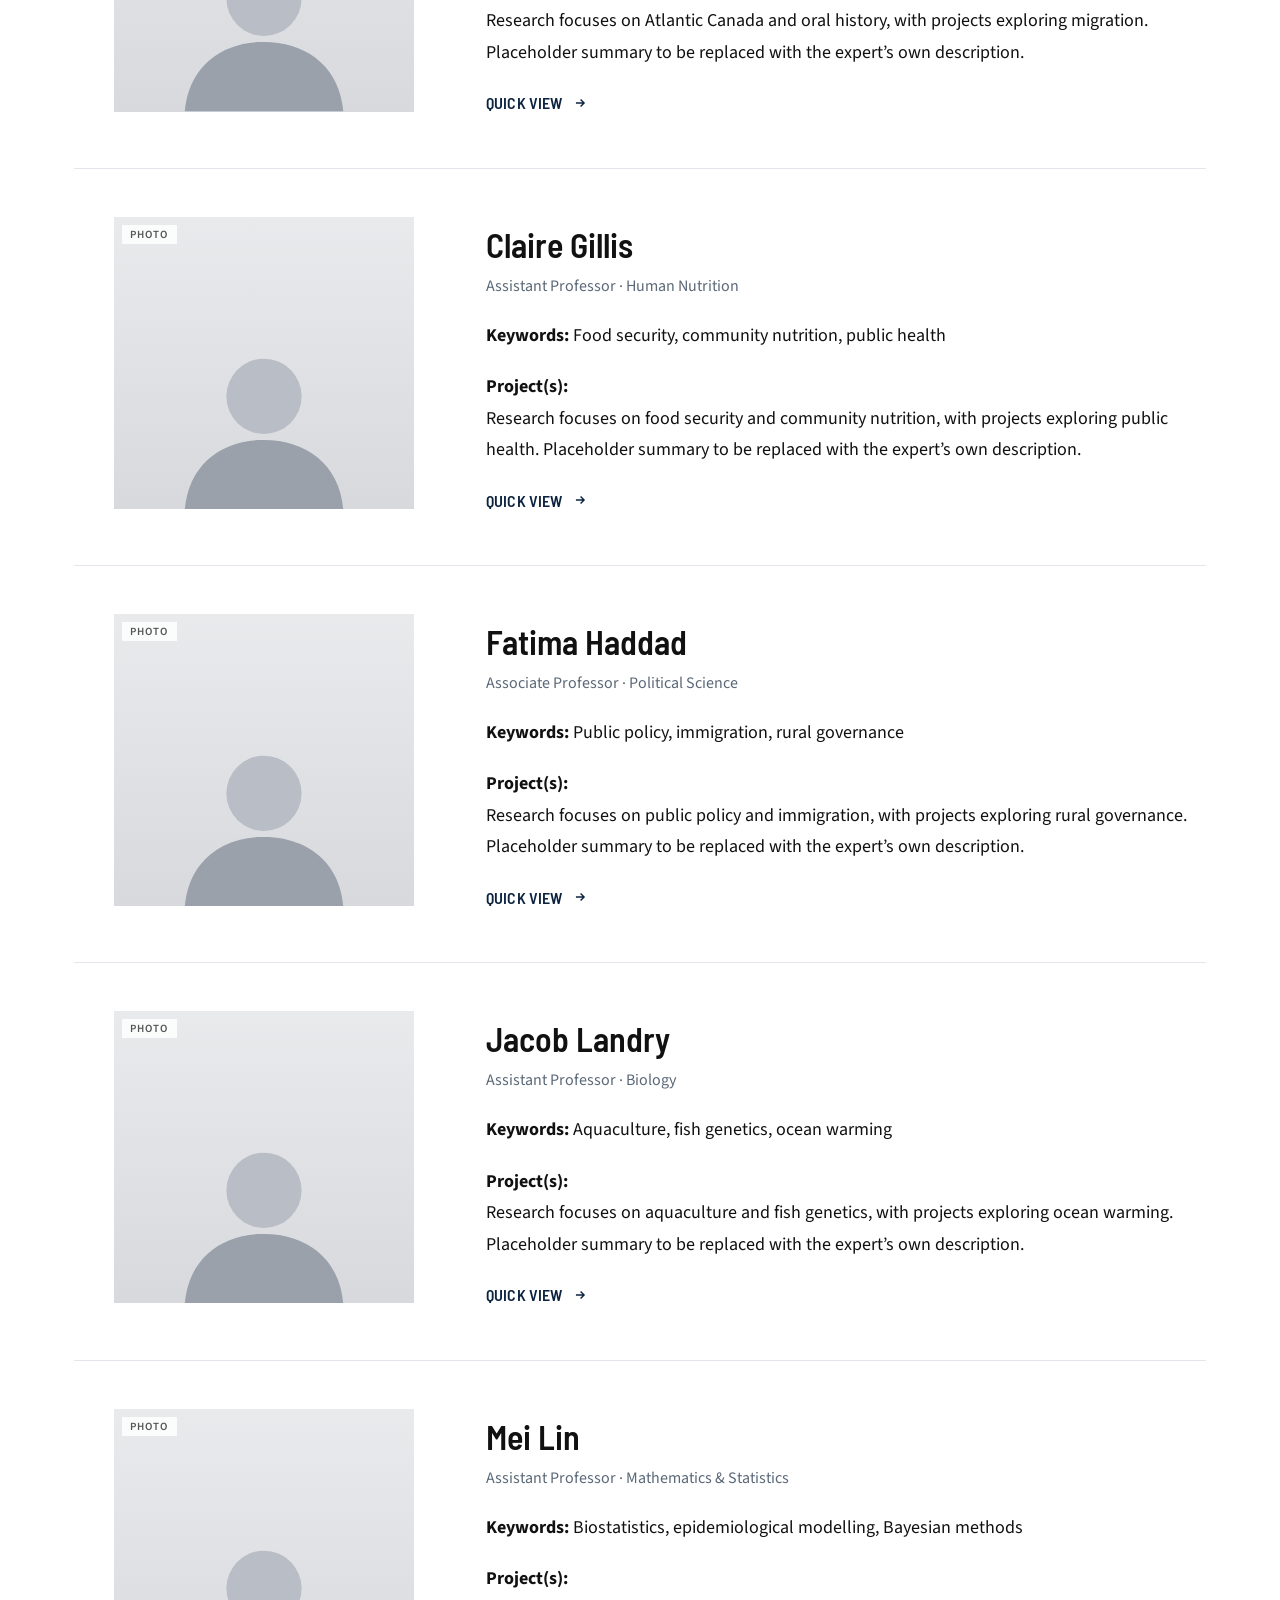
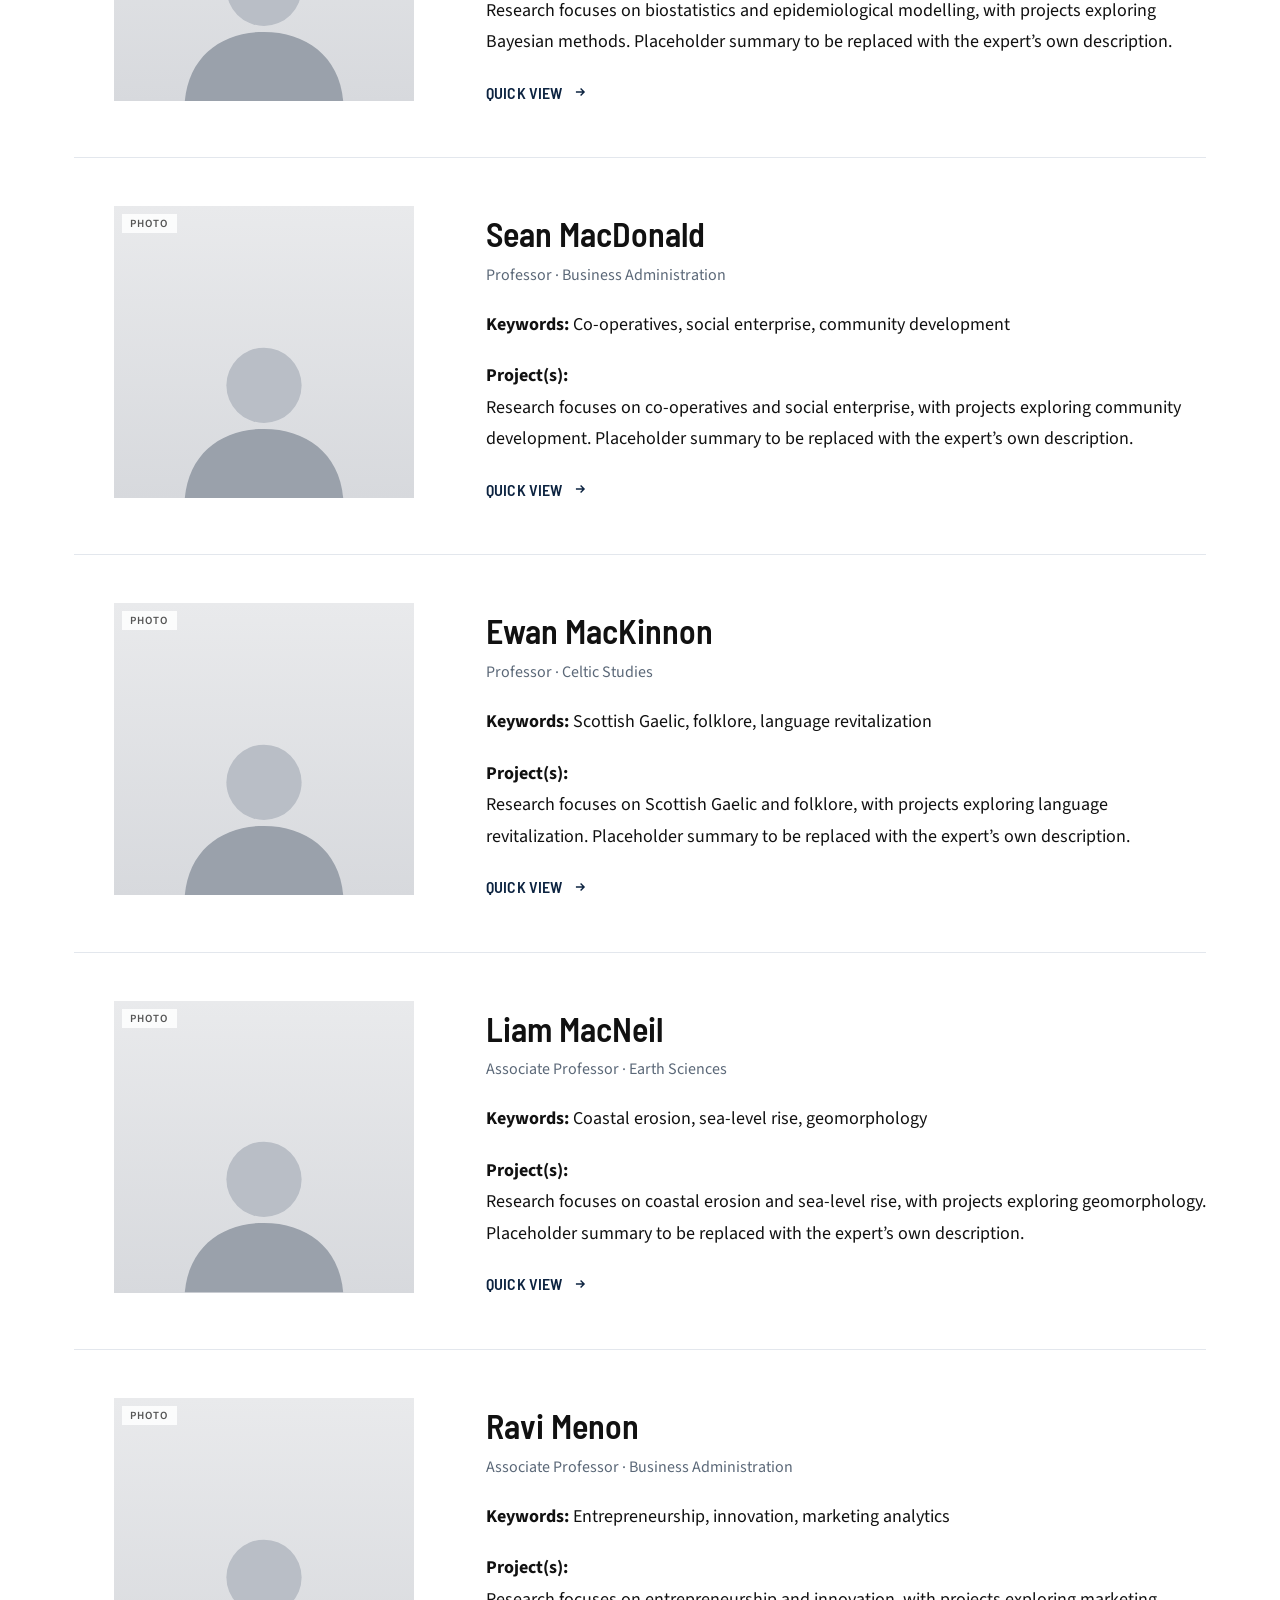
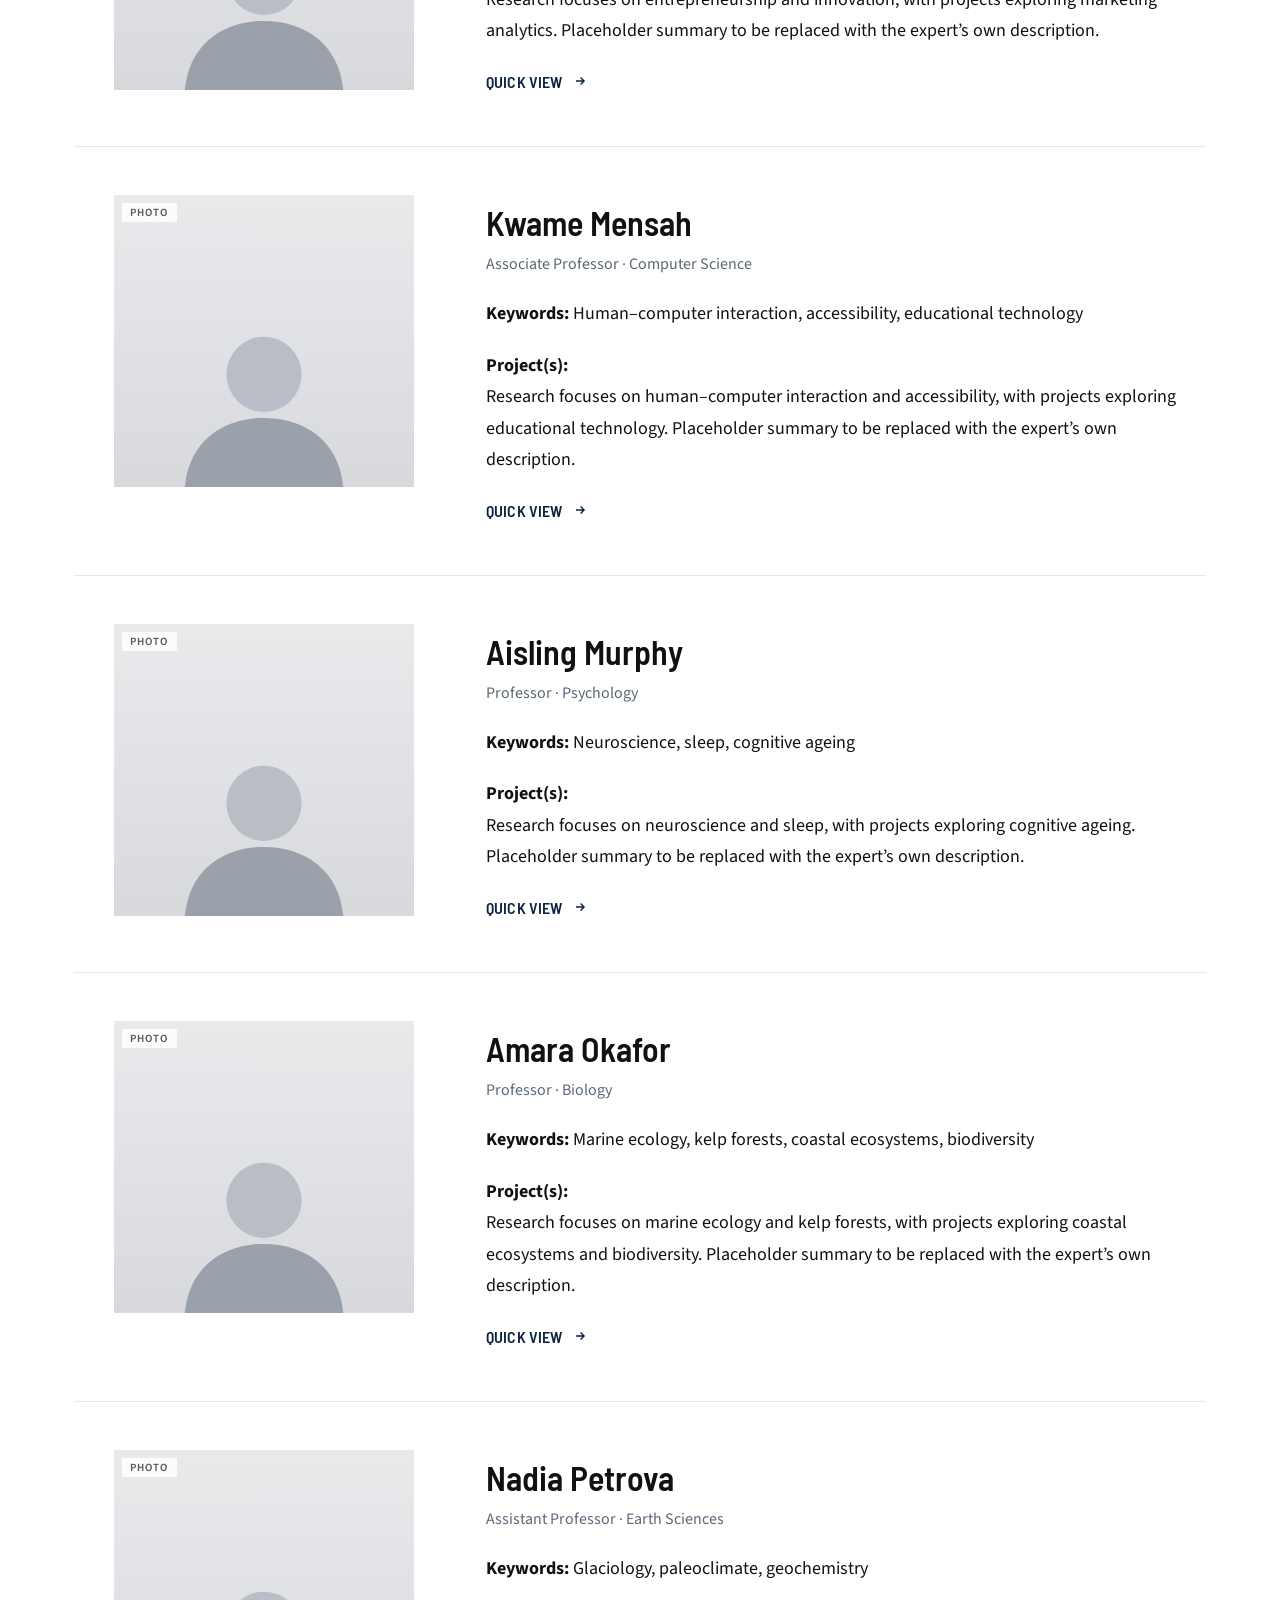
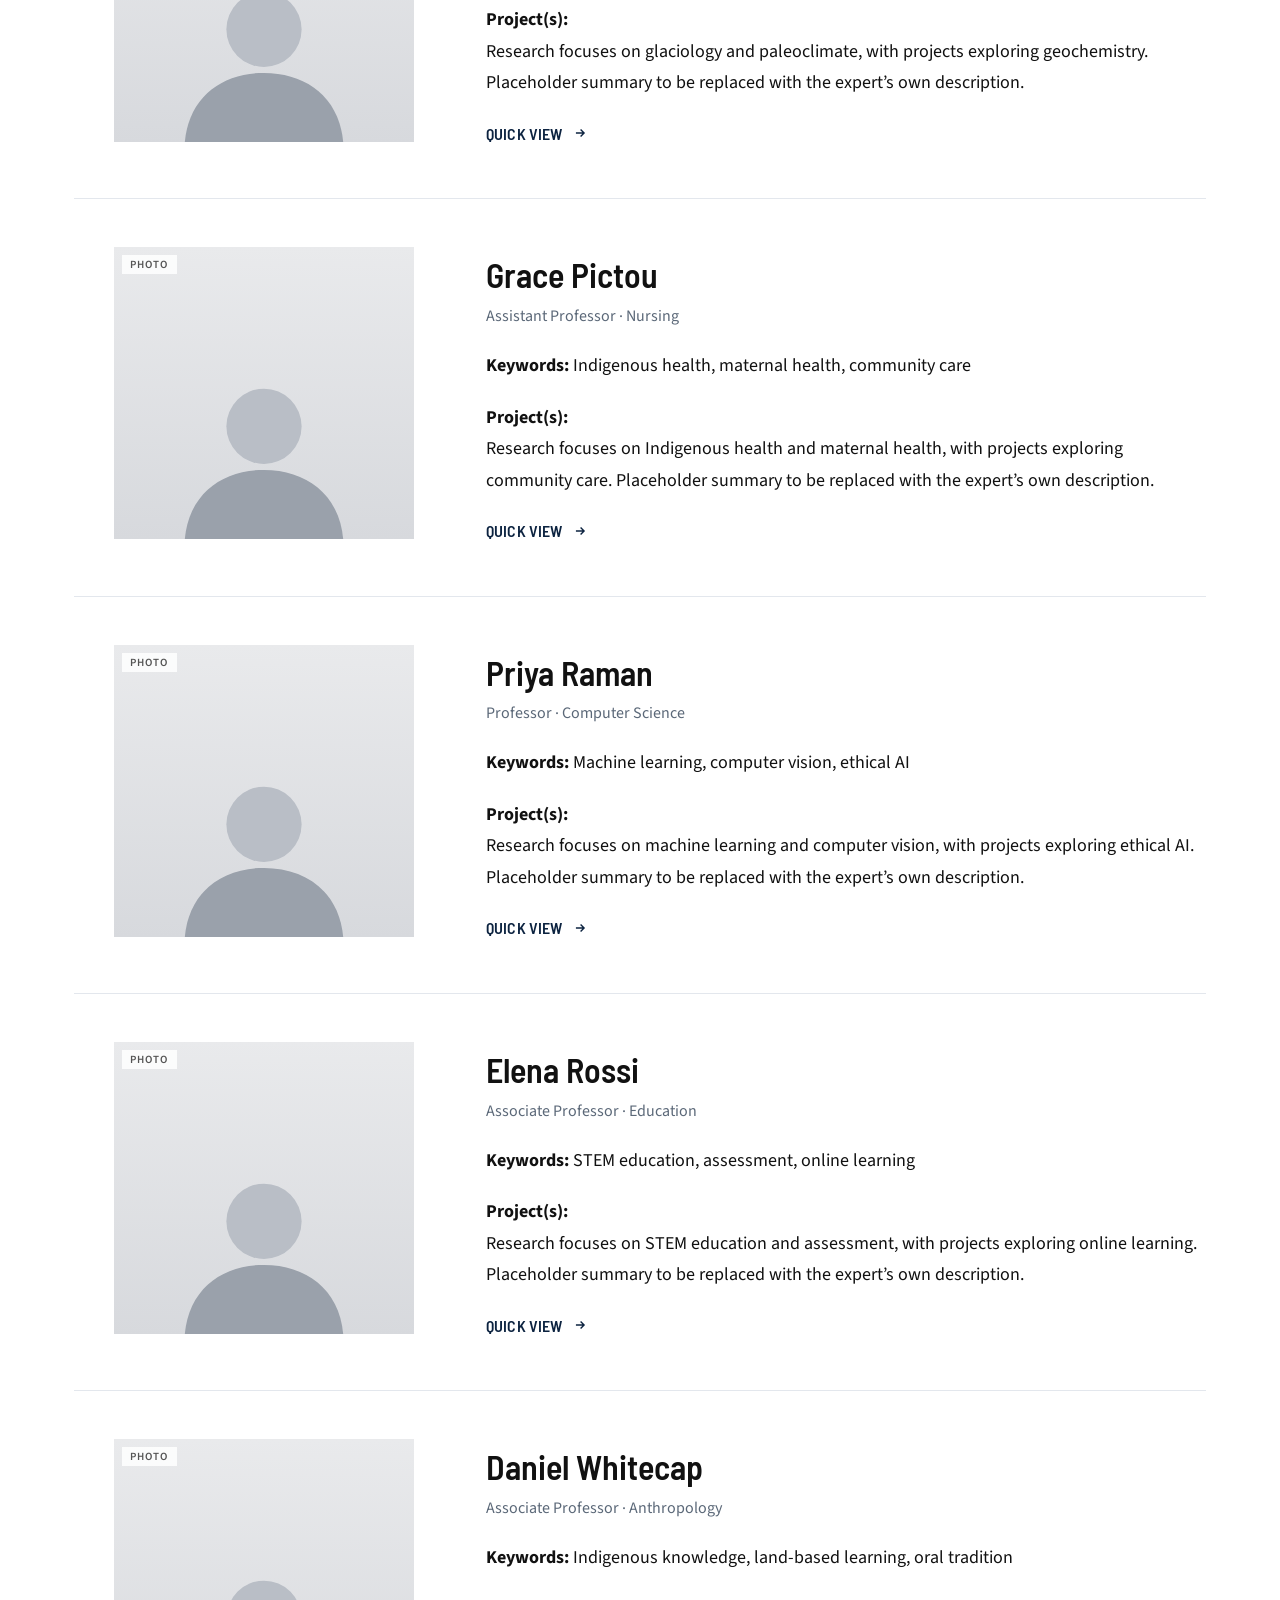
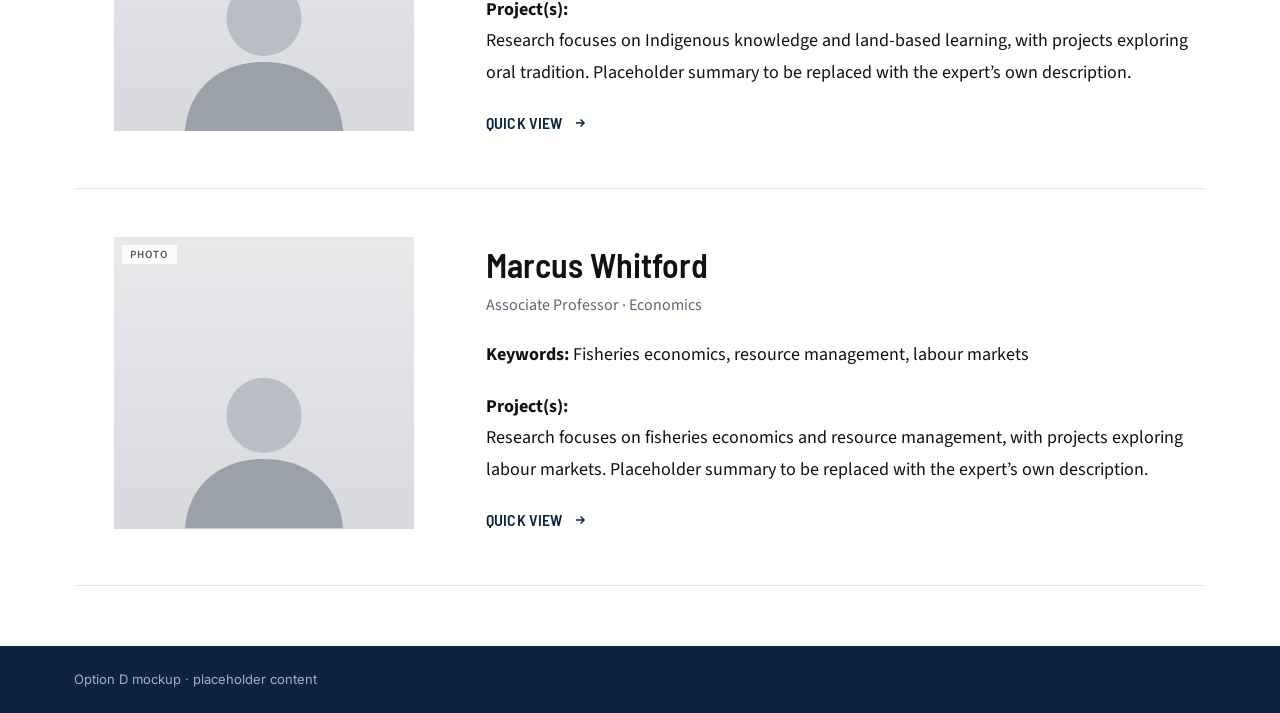
<file: option-d-quickview.html>
<!doctype html>
<html lang="en">
<head>
<meta charset="utf-8"><meta name="viewport" content="width=device-width, initial-scale=1">
<title>Expert Directory · Option D</title>
<link href="https://fonts.googleapis.com/css2?family=Fraunces:opsz,wght@9..144,500;9..144,700&family=Inter:wght@400;500;600;700&family=Barlow+Semi+Condensed:wght@500;600&family=Source+Sans+3:wght@400;600;700&display=swap" rel="stylesheet">
<link rel="stylesheet" href="shared.css">
<style>
  body{background:#fff}
  .hero{text-align:center;padding:56px 0 26px}
  .hero h1{font-family:var(--serif);font-weight:500;font-size:clamp(32px,5vw,52px);margin:0 0 8px;color:var(--navy)}
  .hero h1 span{color:var(--gold)}
  .hero p{color:var(--muted);margin:0 0 24px}
  .big{max-width:680px;margin:0 auto}
  .big input{height:56px;border-radius:999px;font-size:16px;padding-left:48px;border:2px solid var(--navy)}
  .big svg{left:18px}
  .chips{display:flex;flex-wrap:wrap;justify-content:center;gap:8px;margin-top:18px}
  .chip{border:1px solid var(--line);background:#fff;border-radius:999px;padding:6px 14px;font-size:13.5px;cursor:pointer}
  .chip:hover{border-color:var(--navy)}
  .chip.on{background:var(--navy);border-color:var(--navy);color:#fff}
  .more{display:flex;flex-wrap:wrap;gap:10px;justify-content:center;margin-top:14px}
  .more select{flex:0 1 210px}
  .meta{display:flex;justify-content:space-between;align-items:center;border-top:1px solid var(--line);padding:16px 0;margin-top:26px;font-size:14px;color:var(--muted)}
  .meta b{color:var(--ink)}
  /* Expert rows: same look as Option F (one per row, large photo) */
  .list{border-top:1px solid var(--line)}
  .xrow{display:grid;grid-template-columns:300px 1fr;gap:72px;align-items:start;padding:48px 0 48px 40px;border-bottom:1px solid var(--line);cursor:pointer;font-family:"Source Sans 3","Source Sans Pro",Arial,sans-serif;font-size:18px;line-height:1.75;color:#111;transition:background .15s}
  .xrow:hover,.xrow.on{background:#fbfaf6}
  .xrow:focus-visible{outline:3px solid var(--gold);outline-offset:-3px}
  .xph{width:300px;max-width:100%;aspect-ratio:300/292;display:grid;place-items:end center;overflow:hidden;position:relative;background:linear-gradient(180deg,#e9eaec,#d7d9dd)}
  .xph svg{width:66%;display:block}
  .xph span{position:absolute;left:8px;top:8px;font:600 11px "Source Sans 3",sans-serif;letter-spacing:.1em;text-transform:uppercase;background:rgba(255,255,255,.85);padding:2px 8px;color:#555}
  .xrow h3{font:600 34px/1.2 "Barlow Semi Condensed","Arial Narrow",sans-serif;margin:8px 0 6px;color:#111}
  .xrow .sub{font-size:16px;color:var(--muted);margin:0 0 20px}
  .xrow p{margin:0 0 20px}
  .xrow .qv{display:inline-flex;align-items:center;gap:10px;font:600 16px "Barlow Semi Condensed",sans-serif;text-transform:uppercase;color:var(--navy);background:none;border:0;padding:0;cursor:pointer;letter-spacing:.01em}
  .xrow:hover .qv{text-decoration:underline}
  @media (max-width:1000px){.xrow{gap:40px;padding-left:0}}
  @media (max-width:760px){.xrow{grid-template-columns:1fr;gap:22px;padding:36px 0}.xph{margin:0 auto}.xrow h3{font-size:28px}}

  /* Quick-view drawer */
  .scrim{position:fixed;inset:0;background:rgba(12,35,64,.35);opacity:0;pointer-events:none;transition:.25s;z-index:50}
  .drawer{position:fixed;top:0;right:0;height:100%;width:min(440px,100%);background:#fff;z-index:51;transform:translateX(100%);transition:.3s;overflow:auto;visibility:hidden}
  body.open .scrim{opacity:1;pointer-events:auto} body.open .drawer{transform:none;visibility:visible;box-shadow:-20px 0 40px rgba(0,0,0,.15)}
  .drawer .photo{height:240px}
  .drawer .x{position:absolute;top:12px;right:12px;width:36px;height:36px;border-radius:50%;border:0;background:#fff;cursor:pointer;font-size:18px;z-index:2}
  .drawer .in{padding:22px 24px 30px}
  .drawer .dept{color:var(--gold-ink);font-size:12px;font-weight:700;letter-spacing:.1em;text-transform:uppercase}
  .drawer h2{font-family:var(--serif);font-weight:500;font-size:28px;margin:4px 0 2px}
  .drawer h4{font-size:12px;text-transform:uppercase;letter-spacing:.1em;color:var(--muted);margin:22px 0 8px}
  .drawer .tags span{display:inline-block;font-size:12.5px;background:var(--bg);border:1px solid var(--line);border-radius:999px;padding:3px 10px;margin:0 6px 6px 0}
  .drawer ul{margin:0;padding-left:18px;font-size:14px}
  .drawer .acts{display:flex;gap:8px;margin-top:24px;flex-wrap:wrap}
  .ph{background:repeating-linear-gradient(-45deg,#fafbfc,#fafbfc 10px,#f2f4f7 10px,#f2f4f7 20px);border:1px dashed #cdd5df;border-radius:10px;padding:12px;color:var(--muted);font-size:13.5px}
</style>
</head>
<body>
<div class="mockbar">Option D · Search-first with quick-view panel · sample data — <a href="index.html">see all options</a></div>
<header class="site"><div class="wrap"><a class="brand" href="index.html"><img class="logo-img" src="stfx-logo.png" alt="St. Francis Xavier University" width="172" height="62"></a><span class="site-title">Research Experts</span></div></header>

<main class="wrap">
  <section class="hero">
    <h1>Who are you <span>looking for?</span></h1>
    <p>Type a name, research topic or course code.</p>
    <label class="search big"><span class="sr">Search</span>
      <svg width="20" height="20" viewBox="0 0 24 24" fill="none" stroke="currentColor" stroke-width="2"><circle cx="11" cy="11" r="7"/><path d="m20 20-3.5-3.5"/></svg>
      <input id="q" class="field" type="search" placeholder="e.g. climate, Gaelic, PSYC 210"></label>
    <div class="chips" id="facchips"></div>
    <div class="more">
      <label><span class="sr">Department</span><select id="dept" class="field"></select></label>
      <label><span class="sr">Course</span><select id="course" class="field"></select></label>
      <label><span class="sr">Research area</span><select id="area" class="field"></select></label>
    </div>
  </section>
  <div class="meta"><span id="count"></span>
    <label>Sort by <select id="sort" class="field" style="height:36px;margin-left:6px"></select></label></div>
  <div class="list" id="list"></div>
</main>
<footer><div class="wrap">Option D mockup · placeholder content</div></footer>

<div class="scrim" id="scrim"></div>
<aside class="drawer" id="drawer" aria-label="Expert quick view"></aside>

<script src="shared.js"></script>
<script>
const S = {q:'',faculty:'',dept:'',course:'',area:'',sort:'relevance',defaultSort:'relevance'};
let openId = null;
const GREY_SIL = `<svg viewBox="0 0 100 90" aria-hidden="true"><circle cx="50" cy="33" r="19" fill="#b9bec6"/><path d="M10 90c2-23 19-35 40-35s38 12 40 35z" fill="#9aa1ab"/></svg>`;
const projectText = e => { const k=e.keywords; return `Research focuses on ${k[0]} and ${k[1]}${k[2]?`, with projects exploring ${k.slice(2).join(' and ')}`:''}. Placeholder summary to be replaced with the expert’s own description.`; };
EXPERTS.forEach(e=>e.hay += ' '+norm(projectText(e)));
function render(){
  document.getElementById('facchips').innerHTML = [['','All']].concat(FACULTIES.map(f=>[f,f]))
    .map(([v,l])=>`<button class="chip ${S.faculty===v?'on':''}" data-f="${v}">${l}</button>`).join('');
  const list = sortExperts(filterExperts(S),S.sort,S.q);
  document.getElementById('count').innerHTML = `<b>${list.length}</b> ${list.length===1?'expert':'experts'}`;
  const cap = k => k[0].toUpperCase()+k.slice(1);
  document.getElementById('list').innerHTML = list.length ? list.map(e=>`
    <article class="xrow ${openId===e.id?'on':''}" data-id="${e.id}" tabindex="0" role="button" aria-label="Quick view: ${esc(e.first+' '+e.last)}">
      <div class="xph" role="img" aria-label="Headshot placeholder"><span>Photo</span>${GREY_SIL}</div>
      <div>
        <h3>${hl(e.first+' '+e.last,S.q)}</h3>
        <div class="sub">${e.rank} · ${hl(e.dept,S.q)}</div>
        <p><b>Keywords:</b> ${hl(e.keywords.map((k,i)=>i?k:cap(k)).join(', '),S.q)}</p>
        <p><b>Project(s):</b><br>${hl(projectText(e),S.q)}</p>
        <span class="qv">Quick view <svg width="14" height="14" viewBox="0 0 24 24" fill="none" stroke="currentColor" stroke-width="2.4"><path d="M5 12h14M13 6l6 6-6 6"/></svg></span>
      </div>
    </article>`).join('')
    : `<div class="empty">No matches. <button class="linkbtn" onclick="S.reset()">Clear search</button></div>`;
}
function openDrawer(id){
  const e = EXPERTS.find(x=>x.id===id); openId=id;
  document.getElementById('drawer').innerHTML = `
    <button class="x" onclick="closeDrawer()" aria-label="Close">✕</button><div class="photo xph" style="width:100%;aspect-ratio:auto;height:240px" role="img" aria-label="Headshot placeholder"><span>Photo</span>${GREY_SIL}</div>
    <div class="in"><div class="dept">${e.dept} · Faculty of ${e.faculty}</div><h2>${e.name}</h2><div style="color:var(--muted)">${e.rank}</div>
      <h4>About</h4><div class="ph">Short biography placeholder (2–3 sentences).</div>
      <h4>Research areas</h4><div class="tags">${e.areas.map(a=>`<span>${areaName(a)}</span>`).concat(e.keywords.map(k=>`<span>${k}</span>`)).join('')}</div>
      <h4>Courses taught</h4><ul>${e.courses.map(c=>`<li><b>${c.code}</b> — ${c.title}</li>`).join('')}</ul>
      <h4>Contact</h4><div style="font-size:14px;line-height:1.8"><b>Email:</b> <a href="mailto:${e.email}">${e.email}</a></div>
      <div class="acts"><a class="btn gold" href="${profileUrl(e,'option-d-quickview.html')}">Open full profile →</a></div>
    </div>`;
  document.body.classList.add('open'); render();
}
function closeDrawer(){ document.body.classList.remove('open'); openId=null; render(); }
bindControls(S,render);
document.addEventListener('click',ev=>{
  const f = ev.target.closest('[data-f]'); if(f){S.faculty=f.dataset.f;S.dept='';S.course='';S.fill();render()}
  const r = ev.target.closest('.xrow'); if(r) openDrawer(r.dataset.id);
});
document.getElementById('scrim').onclick = closeDrawer;
document.addEventListener('keydown',e=>{if(e.key==='Escape')closeDrawer(); const r=e.target.closest&&e.target.closest('.xrow'); if(r&&(e.key==='Enter'||e.key===' ')){e.preventDefault();openDrawer(r.dataset.id)}});
render();
</script>
</body>
</html>
</file>
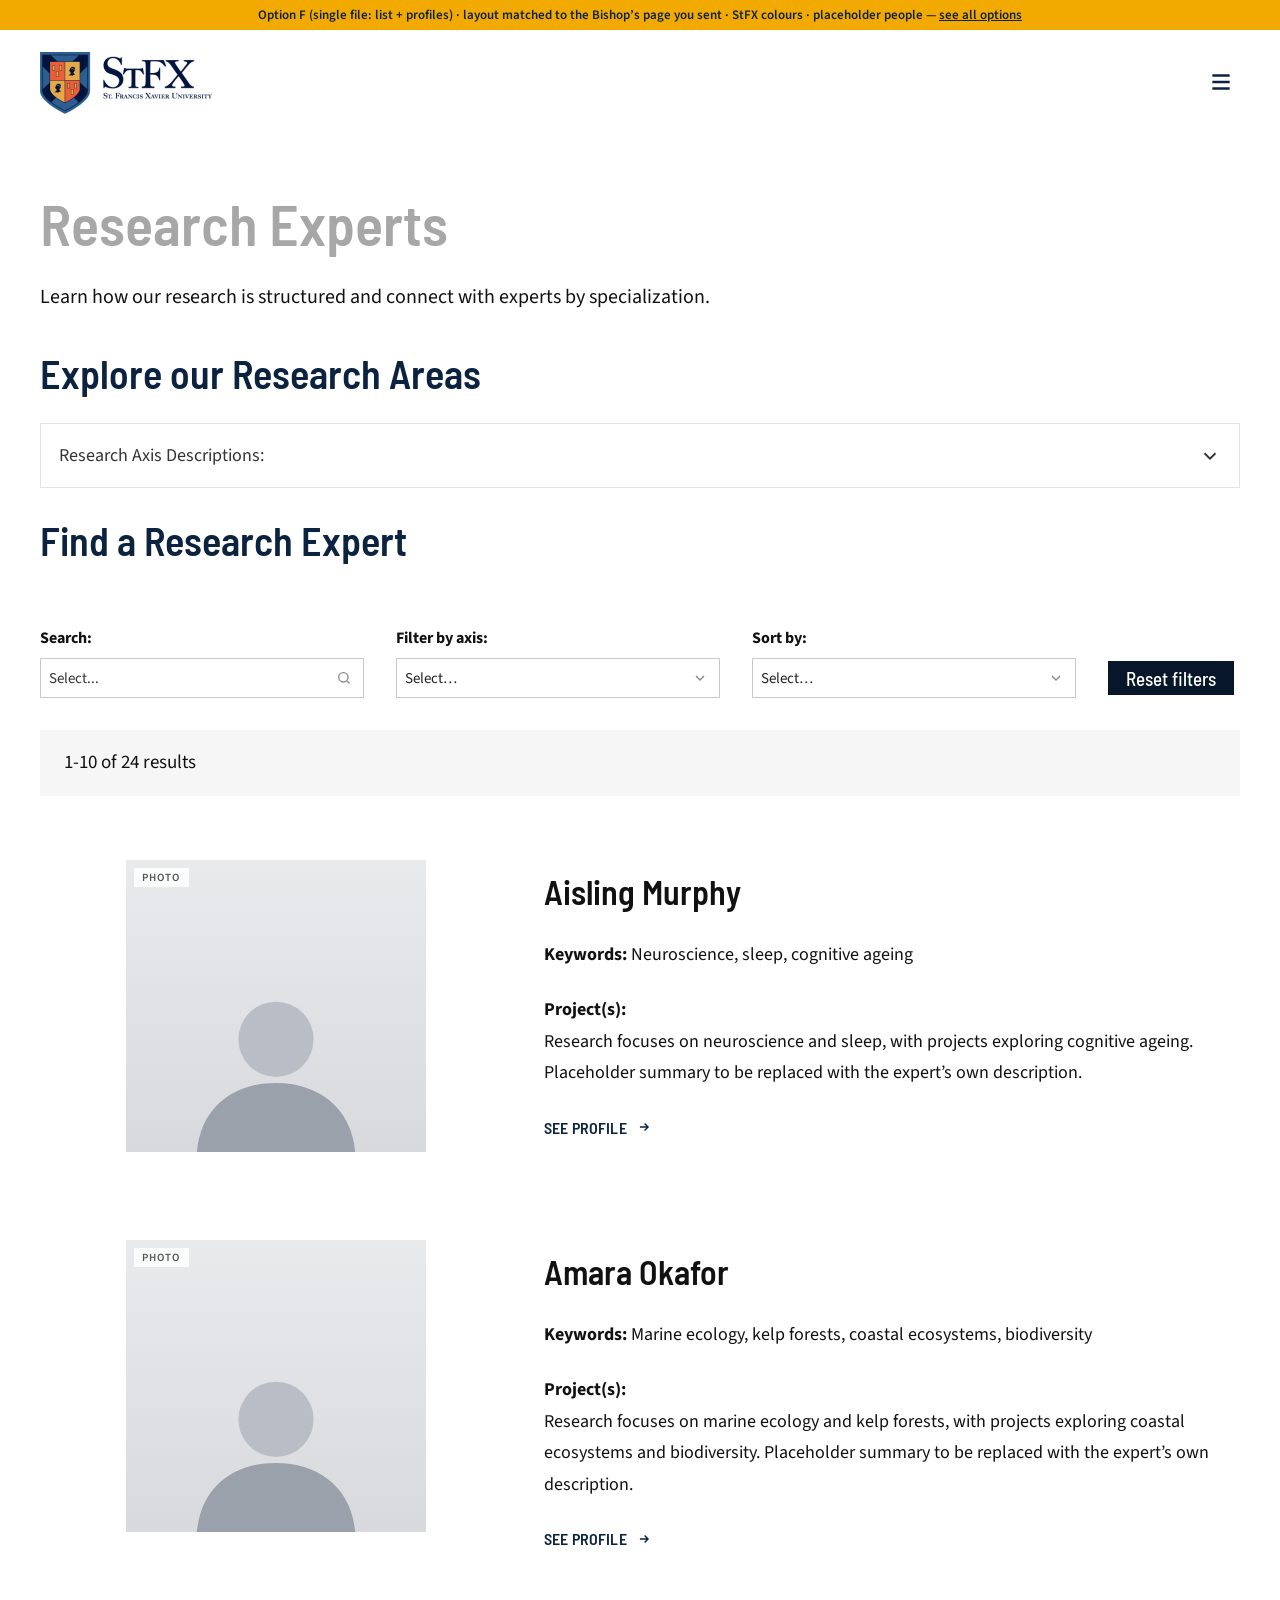
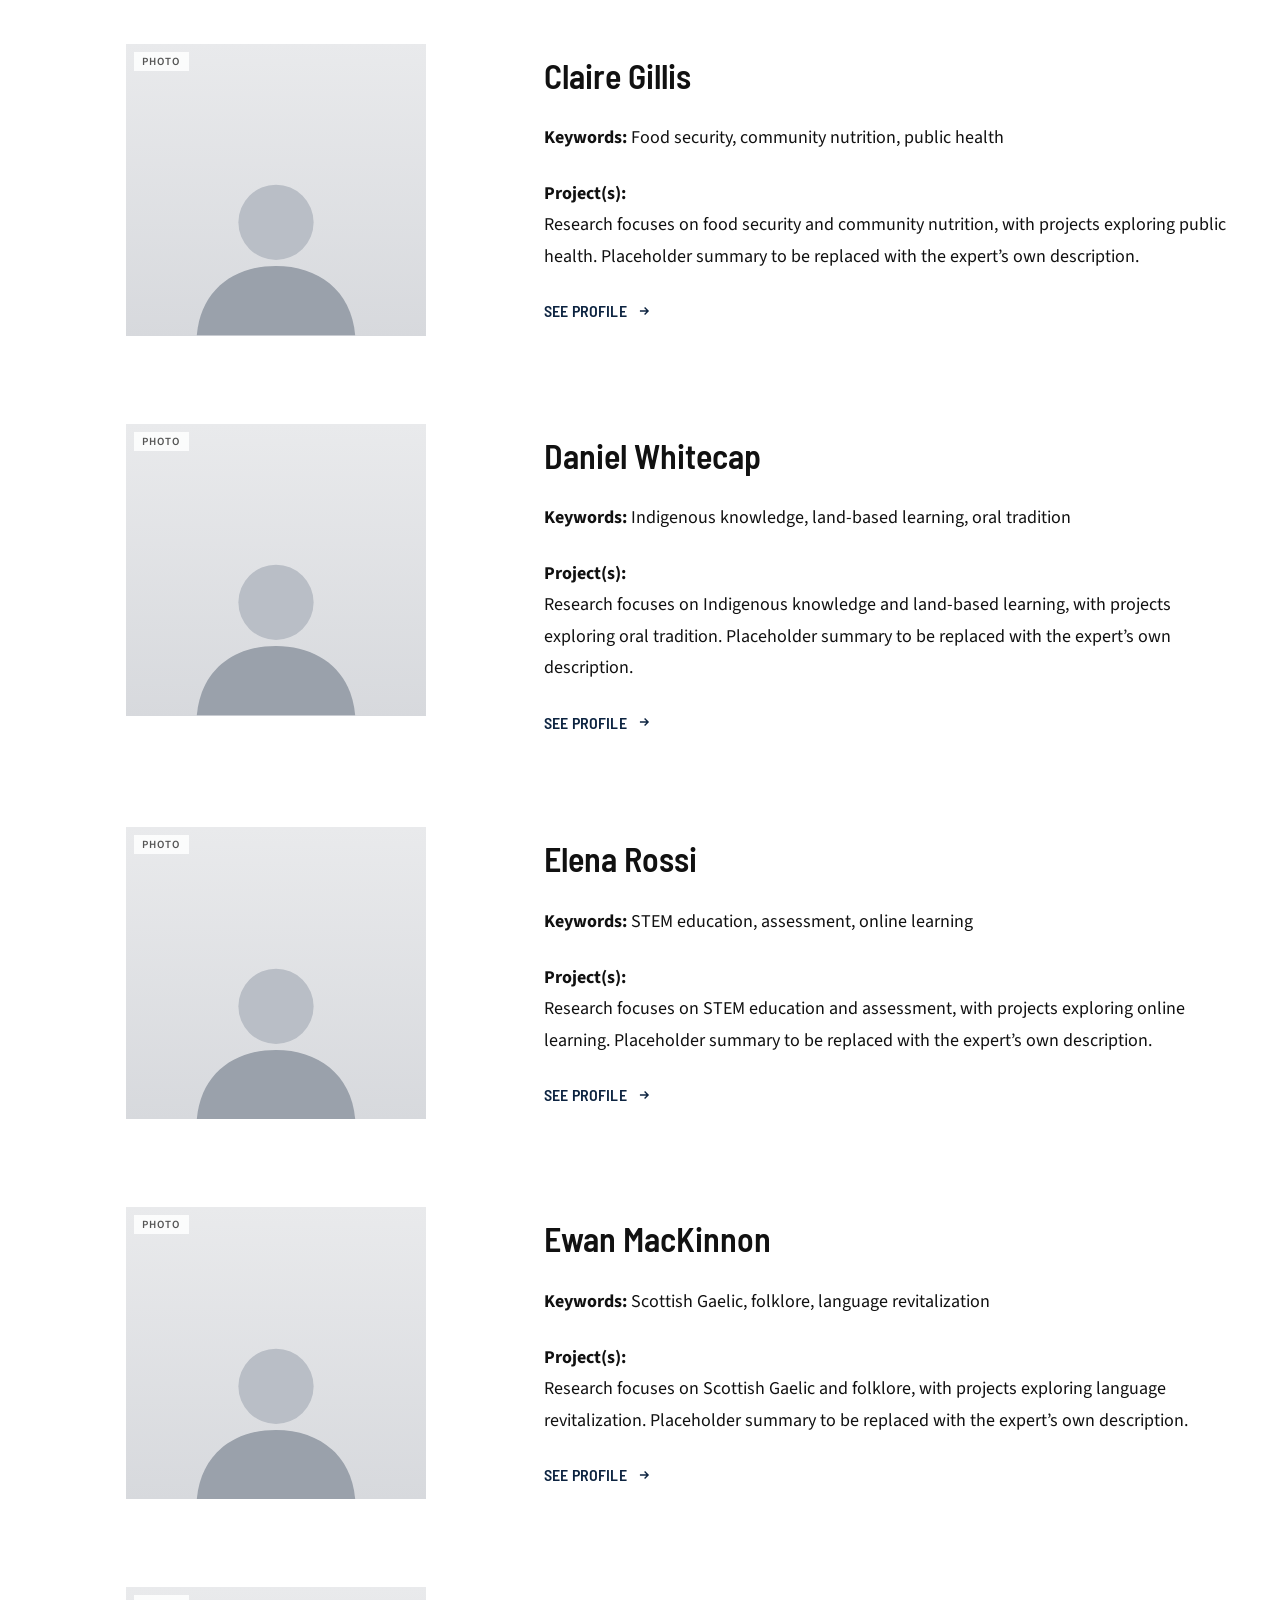
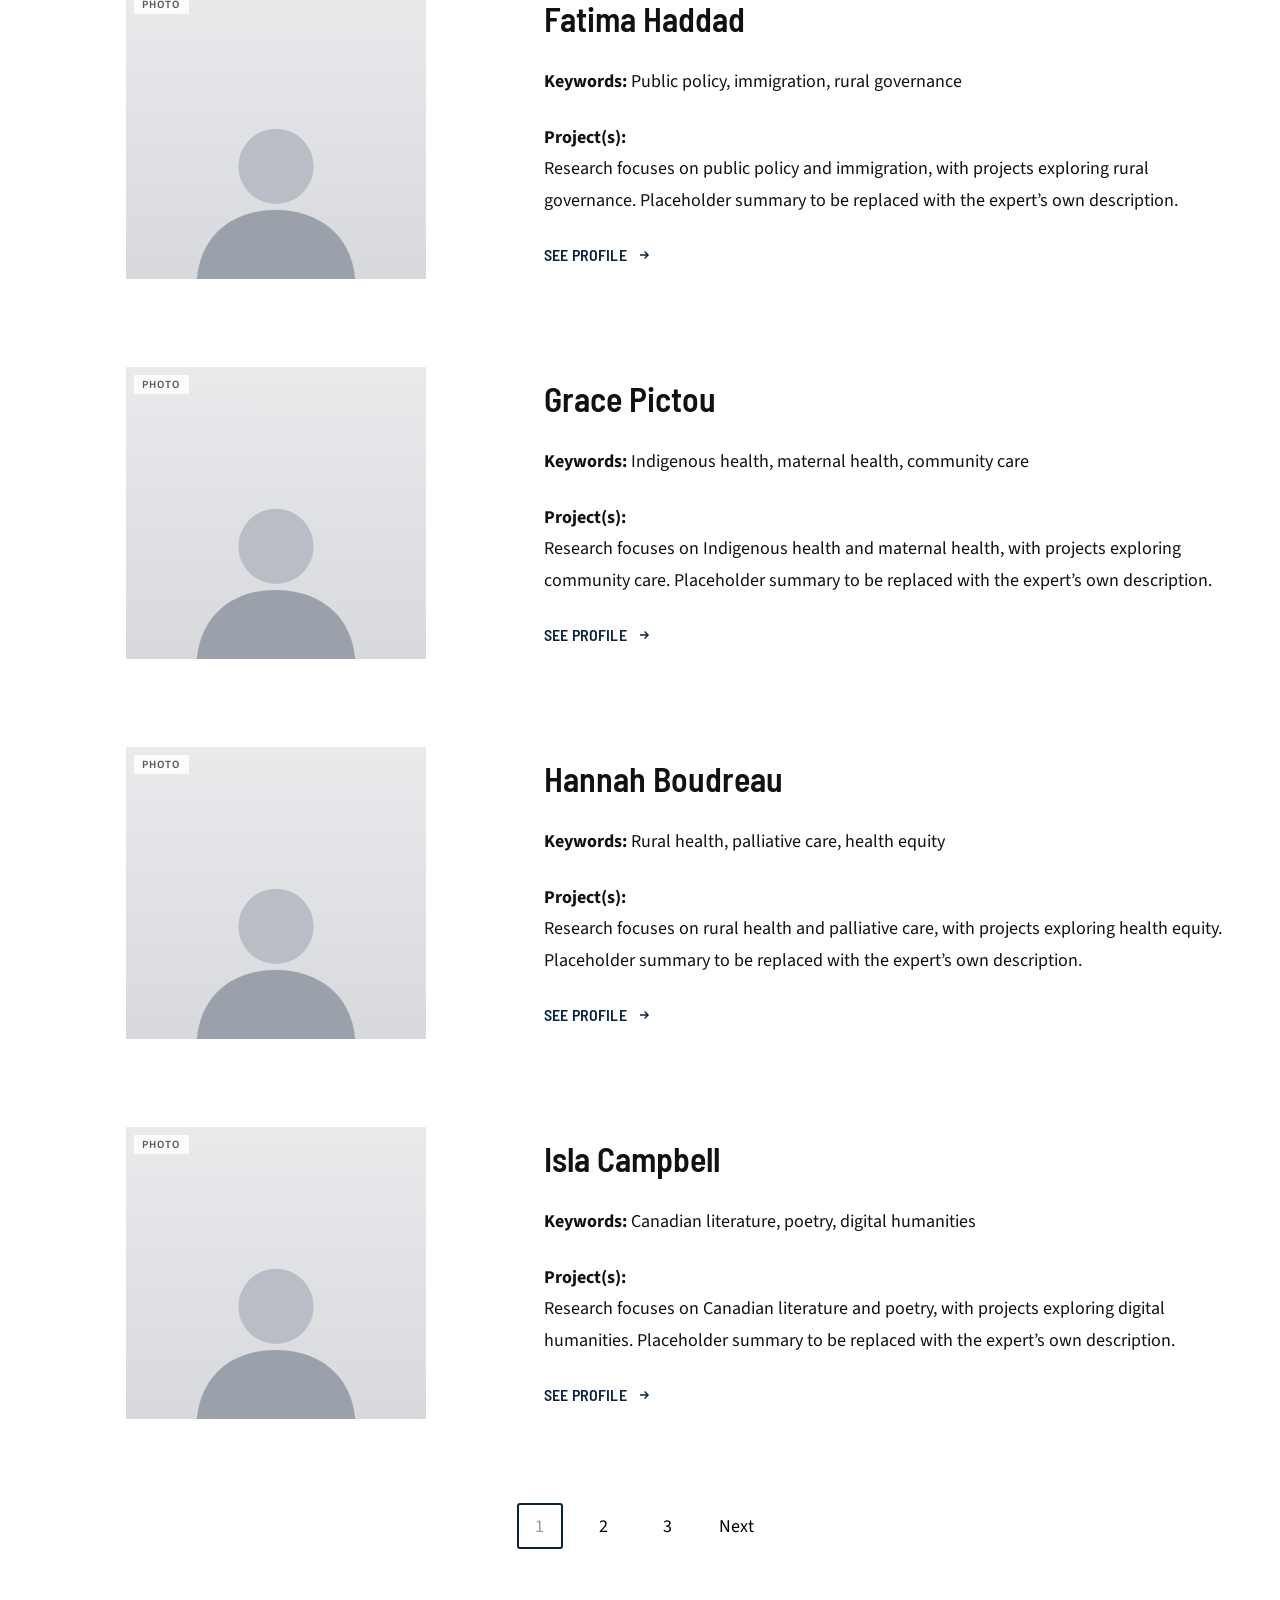
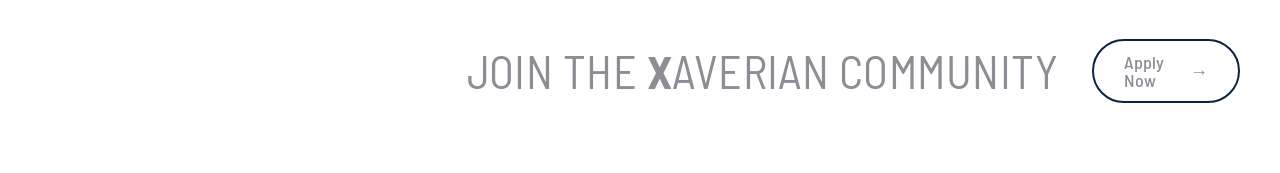
<file: option-f-classic.html>
<!doctype html>
<html lang="en">
<head>
<meta charset="utf-8"><meta name="viewport" content="width=device-width, initial-scale=1">
<title>Research Experts · Option F</title>
<link href="https://fonts.googleapis.com/css2?family=Barlow+Semi+Condensed:wght@400;500;600;700&family=Source+Sans+3:wght@400;600;700&display=swap" rel="stylesheet">
<style>
  /* Layout matches the reference page; colours are StFX (swap here). */
  :root{
    --brand:#0C2340;      /* headings, links, buttons (reference uses purple) */
    --brand-dark:#071628; /* reset button */
    --accent:#F2A900;
    --ink:#111; --grey:#a7a7a7; --line:#dcdcdc; --soft:#f6f6f6; --footer:#8d8d96;
    --cond:"Barlow Semi Condensed","Arial Narrow",sans-serif; --body:"Source Sans 3","Source Sans Pro",Arial,sans-serif;
  }
  *{box-sizing:border-box}
  body{margin:0;font-family:var(--body);color:var(--ink);background:#fff;font-size:18px;line-height:1.75}
  a{color:inherit}
  .wrap{max-width:1410px;margin:0 auto;padding:0 40px}
  @media (max-width:700px){.wrap{padding:0 20px}}
  .mockbar{background:var(--accent);color:var(--brand);font:600 13px/1.4 var(--body);text-align:center;padding:6px 16px}

  /* Header */
  header.wrap{padding-top:22px;padding-bottom:6px}
  header .row{display:flex;align-items:center;justify-content:space-between}
  .logo{display:flex;align-items:center;gap:10px;text-decoration:none;color:var(--brand)}
  .logo .crest{width:38px;height:42px;border-radius:6px 6px 18px 18px;background:var(--brand);color:var(--accent);display:grid;place-items:center;font:700 22px var(--cond)}
  .logo b{display:block;font:700 22px/1 var(--cond);letter-spacing:.02em}
  .logo small{display:block;font:500 11px/1.3 var(--cond);letter-spacing:.2em;text-transform:uppercase}
  .logo-img{display:block;height:62px;width:auto}
  @media (max-width:480px){.logo-img{height:46px}}
  .burger{border:0;background:none;cursor:pointer;color:var(--brand);padding:6px}
  .sitesearch{max-width:420px;margin:26px auto 0;position:relative}
  .sitesearch input{width:100%;border:0;border-bottom:1px solid transparent;font:400 22px var(--body);color:#555;padding:6px 40px 6px 0;background:none}
  .sitesearch input::placeholder{color:#9a9a9a}
  .sitesearch input:focus{outline:none;border-bottom-color:var(--line)}
  .sitesearch svg{position:absolute;right:4px;top:50%;transform:translateY(-50%);color:#9a9a9a}

  /* Title + breadcrumbs */
  .pagehead{padding:72px 0 0}
  .pagehead h1{font:600 clamp(40px,5vw,58px)/1.1 var(--cond);color:var(--grey);margin:0 0 24px}
  .crumbs{display:inline-block;border:1px solid #eee;box-shadow:0 1px 3px rgba(0,0,0,.05);padding:6px 20px;font-size:14px}
  .crumbs a{color:#222}
  .intro{margin:20px 0 34px;font-size:20px}

  h2.brandh{font:600 clamp(30px,3.4vw,40px)/1.2 var(--cond);color:var(--brand);margin:0 0 26px}

  /* Accordion */
  details.axis{border:1px solid #e3e3e3;margin-bottom:28px}
  details.axis summary{list-style:none;cursor:pointer;padding:16px 18px;font-size:18px;color:#333;display:flex;justify-content:space-between;align-items:center}
  details.axis summary::-webkit-details-marker{display:none}
  details.axis summary svg{transition:transform .2s}
  details.axis[open] summary svg{transform:rotate(180deg)}
  details.axis .content{padding:4px 18px 18px;font-size:16px;line-height:1.6}
  details.axis dl{margin:0} details.axis dt{font-weight:700;margin-top:12px} details.axis dd{margin:2px 0 0;color:#444}

  /* Filters row */
  .filters{display:grid;grid-template-columns:repeat(3,minmax(0,324px)) auto;gap:32px;align-items:end;margin-top:60px}
  @media (max-width:1000px){.filters{grid-template-columns:1fr;gap:22px}}
  .filters label{display:block;font-weight:700;font-size:16px;margin-bottom:6px}
  .ctl{position:relative}
  .ctl input,.ctl select{width:100%;height:40px;border:1px solid #c9c9c9;border-radius:0;background:#fff;font:400 15px var(--body);padding:0 36px 0 8px;appearance:none;-webkit-appearance:none;color:#222}
  .ctl input::placeholder{color:#333}
  .ctl input::-webkit-calendar-picker-indicator,.ctl input::-webkit-list-button{display:none!important;opacity:0}
  .ctl input::-webkit-search-cancel-button{-webkit-appearance:none;display:none}
  .ctl input:focus,.ctl select:focus{outline:2px solid var(--brand);outline-offset:-1px}
  .ctl svg{position:absolute;right:12px;top:50%;transform:translateY(-50%);pointer-events:none;color:#888}
  .reset{height:34px;margin-bottom:3px;padding:0 18px;border:0;background:var(--brand-dark);color:#fff;font:500 19px var(--cond);cursor:pointer;justify-self:start}
  .reset:hover{background:var(--brand)}

  .resultsbar{background:var(--soft);padding:16px 24px;margin:32px 0 0;font-size:19px}

  /* Expert rows */
  .expert{display:grid;grid-template-columns:300px 1fr;gap:118px;padding:64px 0 24px 86px;align-items:start}
  @media (max-width:1100px){.expert{gap:48px;padding-left:0}}
  @media (max-width:820px){.expert{grid-template-columns:1fr;gap:28px;padding:48px 0 16px}.expert .ph{margin:0 auto}}
  .ph{width:300px;max-width:100%;aspect-ratio:300/292;display:grid;place-items:end center;overflow:hidden;position:relative}
  .ph span{position:absolute;left:8px;top:8px;font:600 11px var(--body);letter-spacing:.1em;text-transform:uppercase;background:rgba(255,255,255,.85);padding:2px 8px;color:#555}
  .expert h3{font:600 34px/1.2 var(--cond);margin:12px 0 26px}
  .expert p{margin:0 0 24px}
  .expert b{font-weight:700}
  .see{display:inline-flex;align-items:center;gap:10px;font:600 16px var(--cond);text-transform:uppercase;color:var(--brand);text-decoration:none;letter-spacing:.01em}
  .see:hover{text-decoration:underline}
  mark{background:#fff1c7;padding:0 1px}
  .none{padding:60px 0;text-align:center;color:#555}

  /* Pagination */
  .pager{display:flex;justify-content:center;gap:18px;margin:60px 0 80px;align-items:center}
  .pager button{min-width:46px;height:46px;border:2px solid transparent;border-radius:3px;background:none;font:400 18px var(--body);cursor:pointer;padding:0 8px}
  .pager button.on{border-color:var(--brand);color:#999;cursor:default}
  .pager button:hover:not(.on){color:var(--brand)}

  /* Footer */
  .join{display:flex;justify-content:flex-end;align-items:center;gap:34px;padding:10px 0 70px;flex-wrap:wrap}
  .join h2{font:400 clamp(32px,4.4vw,46px)/1 var(--cond);color:var(--footer);margin:0;letter-spacing:.01em}
  .join h2 b{font-weight:700}
  .apply{display:inline-flex;align-items:center;gap:26px;border:2px solid var(--brand);border-radius:40px;padding:12px 30px;font:500 18px/1 var(--cond);color:var(--footer);text-decoration:none}
  .apply:hover{background:var(--brand);color:#fff}
  .fcols{display:grid;grid-template-columns:repeat(3,1fr);gap:20px 30px;padding-bottom:22px;border-bottom:1px solid #777}
  @media (max-width:760px){.fcols{grid-template-columns:1fr}.join{justify-content:flex-start}}
  .fcols h4{font:400 24px var(--cond);color:var(--footer);margin:0 0 6px;text-transform:uppercase}
  .fcols a{display:block;font:400 17px/2 var(--cond);color:#a0a0a8;text-decoration:none}
  .fcols a:hover{color:var(--brand)}
  .copy{font-size:12px;color:#888;padding:20px 0 40px}


  /* ---------- Profile view ---------- */
  .back{display:inline-flex;align-items:center;gap:8px;margin:48px 0 36px;font:600 16px var(--cond);text-transform:uppercase;letter-spacing:.02em;color:var(--brand);text-decoration:none}
  .back:hover{text-decoration:underline}
  .p-hero{display:grid;grid-template-columns:300px 1fr;gap:64px;align-items:center;padding-bottom:48px;border-bottom:1px solid #e6e6e6}
  .p-dept{font:600 15px var(--cond);text-transform:uppercase;letter-spacing:.1em;color:var(--brand)}
  .p-name{font:600 clamp(38px,5vw,60px)/1.05 var(--cond);color:var(--ink);margin:8px 0 6px}
  .p-rank{font-size:20px;color:#555;margin:0 0 20px}
  .p-tags{display:flex;flex-wrap:wrap;gap:8px;margin-bottom:26px}
  .p-tags span{font-size:14px;line-height:1.4;background:#f4f4f4;border:1px solid #e3e3e3;border-radius:999px;padding:5px 14px}
  .p-actions{display:flex;flex-wrap:wrap;gap:12px}
  .p-btn{display:inline-flex;align-items:center;gap:8px;font:600 16px var(--cond);text-transform:uppercase;letter-spacing:.03em;text-decoration:none;padding:11px 24px;background:var(--brand);color:#fff;border:2px solid var(--brand)}
  .p-btn:hover{background:var(--brand-dark)}
  .p-btn.line{background:#fff;color:var(--brand)}
  .p-btn.line:hover{background:var(--brand);color:#fff}
  .p-body{display:grid;grid-template-columns:minmax(0,1fr) 330px;gap:72px;align-items:start;margin:52px 0 90px}
  .p-main section{padding-bottom:34px;margin-bottom:34px;border-bottom:1px solid #eee}
  .p-main section:last-child{border-bottom:0;margin-bottom:0}
  .p-main h2{font:600 30px/1.2 var(--cond);color:var(--brand);margin:0 0 14px}
  .p-main p{margin:0}
  .p-courses{width:100%;border-collapse:collapse}
  .p-courses td{padding:10px 0;border-top:1px solid #eee;vertical-align:top}
  .p-courses tr:first-child td{border-top:0}
  .p-courses td:first-child{font-weight:700;color:var(--brand);width:120px;white-space:nowrap}
  .ph-text{background:repeating-linear-gradient(-45deg,#fafafa,#fafafa 10px,#f2f2f2 10px,#f2f2f2 20px);border:1px dashed #cfcfcf;padding:16px 18px;color:#666;font-size:16px;line-height:1.6}
  .p-card{background:#f6f6f6;border-top:4px solid var(--accent);padding:28px 28px 20px;position:sticky;top:24px}
  .p-card h3{font:600 22px var(--cond);color:var(--brand);margin:0 0 14px}
  .p-card h3:not(:first-child){margin-top:26px}
  .p-card dl{margin:0;font-size:16px;line-height:1.5}
  .p-card dt{font-size:13px;font-weight:700;text-transform:uppercase;letter-spacing:.06em;color:#666}
  .p-card dd{margin:2px 0 14px;overflow-wrap:anywhere}
  .p-card dd a{color:var(--brand)}
  .p-card .p-tags{margin:0}
  @media (max-width:980px){.p-body{grid-template-columns:1fr;gap:40px}.p-card{position:static}}
  @media (max-width:760px){.p-hero{grid-template-columns:1fr;gap:28px;padding-bottom:36px}.p-hero .ph{max-width:260px}.back{margin:28px 0 24px}}
  #profileView{display:none} body.on-profile #listView{display:none} body.on-profile #profileView{display:block}
</style>
</head>
<body>
<div class="mockbar">Option F (single file: list + profiles) · layout matched to the Bishop’s page you sent · StFX colours · placeholder people — <a href="index.html">see all options</a></div>

<header class="wrap">
  <div class="row">
    <a class="logo" href="#experts"><img class="logo-img" src="[data-uri]" alt="St. Francis Xavier University" width="172" height="62"></a>
    <button class="burger" aria-label="Menu"><svg width="26" height="26" viewBox="0 0 24 24" fill="none" stroke="currentColor" stroke-width="2.4"><path d="M4 6h16M4 12h16M4 18h16"/></svg></button>
  </div>
</header>

<main class="wrap" id="listView">
  <section class="pagehead">
    <h1>Research Experts</h1>
    <p class="intro">Learn how our research is structured and connect with experts by specialization.</p>
  </section>

  <h2 class="brandh">Explore our Research Areas</h2>
  <details class="axis">
    <summary>Research Axis Descriptions: <svg width="22" height="22" viewBox="0 0 24 24" fill="none" stroke="currentColor" stroke-width="2"><path d="m6 9 6 6 6-6"/></svg></summary>
    <div class="content"><dl id="axes"></dl></div>
  </details>

  <h2 class="brandh">Find a Research Expert</h2>
  <div class="filters">
    <div><label for="q">Search:</label><div class="ctl">
      <input id="q" type="search" placeholder="Select..." list="suggest" autocomplete="off"><datalist id="suggest"></datalist>
      <svg width="16" height="16" viewBox="0 0 24 24" fill="none" stroke="currentColor" stroke-width="2"><circle cx="11" cy="11" r="7"/><path d="m20 20-3.5-3.5"/></svg></div></div>
    <div><label for="axis">Filter by axis:</label><div class="ctl"><select id="axis"></select>
      <svg width="16" height="16" viewBox="0 0 24 24" fill="none" stroke="currentColor" stroke-width="2"><path d="m6 9 6 6 6-6"/></svg></div></div>
    <div><label for="sort">Sort by:</label><div class="ctl"><select id="sort">
      <option value="">Select…</option><option value="first-az">First name (A–Z)</option><option value="first-za">First name (Z–A)</option>
      <option value="last-az">Last name (A–Z)</option><option value="last-za">Last name (Z–A)</option></select>
      <svg width="16" height="16" viewBox="0 0 24 24" fill="none" stroke="currentColor" stroke-width="2"><path d="m6 9 6 6 6-6"/></svg></div></div>
    <button class="reset" id="reset" type="button">Reset filters</button>
  </div>

  <div class="resultsbar" id="count"></div>
  <div id="list"></div>
  <nav class="pager" id="pager" aria-label="Pagination"></nav>
</main>

<main class="wrap" id="profileView"><div id="proot"></div></main>
<footer class="wrap">
  <div class="join"><h2>JOIN THE <b>X</b>AVERIAN COMMUNITY</h2><a class="apply" href="#">Apply<br>Now <span>→</span></a></div>

</footer>

<script>
/* Shared sample data + helpers for options B–E. Replace RAW with real faculty data. */
const AREAS = [
  {id:'climate', name:'Climate & Environment'}, {id:'ocean', name:'Coastal & Ocean Science'},
  {id:'health', name:'Health & Wellbeing'}, {id:'data', name:'Data, AI & Computing'},
  {id:'community', name:'Indigenous & Community Studies'}, {id:'economy', name:'Business & Economy'},
  {id:'culture', name:'Culture, Language & Heritage'}, {id:'education', name:'Education & Learning'},
];
const DEPTS = {
  'Biology':['BIOL','Science'], 'Chemistry':['CHEM','Science'], 'Computer Science':['CSCI','Science'],
  'Earth Sciences':['ESCI','Science'], 'Mathematics & Statistics':['MATH','Science'], 'Physics':['PHYS','Science'],
  'Human Nutrition':['HNU','Science'], 'Nursing':['NURS','Science'],
  'History':['HIST','Arts'], 'English':['ENGL','Arts'], 'Political Science':['PSCI','Arts'], 'Psychology':['PSYC','Arts'],
  'Anthropology':['ANTH','Arts'], 'Celtic Studies':['CELT','Arts'],
  'Business Administration':['BSAD','Business'], 'Economics':['ECON','Business'],
  'Education':['EDUC','Education'],
};
const COURSE_TITLES = {
  BIOL:['Ecology','Marine Biology','Genetics','Field Methods'], CHEM:['Organic Chemistry','Environmental Chemistry','Analytical Methods'],
  CSCI:['Intro to Programming','Machine Learning','Data Structures','Human–Computer Interaction'],
  ESCI:['Coastal Geomorphology','Climate Systems','Geology of Atlantic Canada'], MATH:['Statistics I','Applied Modelling','Linear Algebra'],
  PHYS:['Quantum Mechanics','Climate Physics','Mechanics'], HNU:['Community Nutrition','Food Systems'], NURS:['Rural Health Practice','Mental Health Nursing'],
  HIST:['Atlantic Canada History','The Modern World','Oral History'], ENGL:['Canadian Literature','Creative Writing','Digital Storytelling'],
  PSCI:['Canadian Politics','Public Policy','Global Governance'], PSYC:['Health Psychology','Developmental Psychology','Research Methods'],
  ANTH:['Indigenous Peoples of Canada','Ethnographic Methods'], CELT:['Scottish Gaelic I','Celtic Folklore'],
  BSAD:['Entrepreneurship','Marketing Analytics','Organizational Behaviour'], ECON:['Microeconomics','Fisheries Economics','Development Economics'],
  EDUC:['Inclusive Classrooms','Curriculum Design','Educational Technology'],
};
// [first, last, rank, dept, areas, keywords, yearJoined, publications, mediaReady]
const RAW = [
 ['Amara','Okafor','Professor','Biology',['ocean','climate'],['marine ecology','kelp forests','coastal ecosystems','biodiversity'],2009,64,1],
 ['Liam','MacNeil','Associate Professor','Earth Sciences',['ocean','climate'],['coastal erosion','sea-level rise','geomorphology'],2014,38,1],
 ['Sophie','Chiasson','Assistant Professor','Psychology',['health','education'],['mental health','adolescence','resilience'],2021,17,1],
 ['Daniel','Whitecap','Associate Professor','Anthropology',['community','culture'],['Indigenous knowledge','land-based learning','oral tradition'],2016,29,1],
 ['Priya','Raman','Professor','Computer Science',['data'],['machine learning','computer vision','ethical AI'],2010,82,1],
 ['Ewan','MacKinnon','Professor','Celtic Studies',['culture'],['Scottish Gaelic','folklore','language revitalization'],2004,45,0],
 ['Hannah','Boudreau','Assistant Professor','Nursing',['health','community'],['rural health','palliative care','health equity'],2022,11,1],
 ['Marcus','Whitford','Associate Professor','Economics',['economy','ocean'],['fisheries economics','resource management','labour markets'],2015,33,1],
 ['Leah','Doucette','Professor','Education',['education','community'],['inclusive education','teacher development','literacy'],2008,51,0],
 ['Tomás','Alvarez','Assistant Professor','Physics',['climate','data'],['atmospheric physics','climate modelling','remote sensing'],2020,19,0],
 ['Noah','Fraser','Associate Professor','History',['culture','community'],['Atlantic Canada','oral history','migration'],2013,27,1],
 ['Isla','Campbell','Professor','English',['culture','education'],['Canadian literature','poetry','digital humanities'],2006,40,0],
 ['Ravi','Menon','Associate Professor','Business Administration',['economy','data'],['entrepreneurship','innovation','marketing analytics'],2017,24,1],
 ['Claire','Gillis','Assistant Professor','Human Nutrition',['health','community'],['food security','community nutrition','public health'],2021,14,1],
 ['Owen','Chisholm','Professor','Chemistry',['climate'],['green chemistry','catalysis','environmental toxins'],2007,71,0],
 ['Mei','Lin','Assistant Professor','Mathematics & Statistics',['data','health'],['biostatistics','epidemiological modelling','Bayesian methods'],2023,9,0],
 ['Fatima','Haddad','Associate Professor','Political Science',['community','economy'],['public policy','immigration','rural governance'],2016,22,1],
 ['Jacob','Landry','Assistant Professor','Biology',['ocean','climate'],['aquaculture','fish genetics','ocean warming'],2022,13,0],
 ['Aisling','Murphy','Professor','Psychology',['health'],['neuroscience','sleep','cognitive ageing'],2005,58,1],
 ['Kwame','Mensah','Associate Professor','Computer Science',['data','education'],['human–computer interaction','accessibility','educational technology'],2018,21,0],
 ['Nadia','Petrova','Assistant Professor','Earth Sciences',['climate'],['glaciology','paleoclimate','geochemistry'],2024,6,0],
 ['Sean','MacDonald','Professor','Business Administration',['economy','community'],['co-operatives','social enterprise','community development'],2003,49,1],
 ['Elena','Rossi','Associate Professor','Education',['education','data'],['STEM education','assessment','online learning'],2019,18,0],
 ['Grace','Pictou','Assistant Professor','Nursing',['health','community'],['Indigenous health','maternal health','community care'],2023,7,1],
];
const FACULTIES = ['Arts','Science','Business','Education'];
const areaName = id => AREAS.find(a=>a.id===id).name;
const norm = s => String(s).toLowerCase().normalize('NFD').replace(/[\u0300-\u036f]/g,'');
const esc = s => String(s).replace(/[&<>"']/g,c=>({'&':'&amp;','<':'&lt;','>':'&gt;','"':'&quot;',"'":'&#39;'}[c]));
const TONES = [['#0C2340','#1d4373'],['#13315a','#2a5a8f'],['#1b2b40','#3b5574'],['#0e2a4a','#c08700']];

const EXPERTS = RAW.map((r,i)=>{
  const [first,last,rank,dept,areas,keywords,joined,pubs,media] = r;
  const [code,faculty] = DEPTS[dept];
  const t = COURSE_TITLES[code];
  const courses = [0,1].map(k=>({code:`${code} ${(k+1)*100+10+(i*7+k*13)%80}`, title:t[(i+k)%t.length]}));
  const e = {id:norm(`${first}-${last}`).replace(/[^a-z-]/g,''), first,last,name:`Dr. ${first} ${last}`,rank,dept,code,faculty,
    areas,keywords,joined,pubs,media:!!media,courses,tone:TONES[i%TONES.length],
    email:norm(first[0]+last).replace(/[^a-z]/g,'')+'@example.ca'};
  e.hay = norm([e.name,rank,dept,faculty,areas.map(areaName).join(' '),keywords.join(' '),
    courses.map(c=>`${c.code} ${c.code.replace(' ','')} ${c.title}`).join(' ')].join(' '));
  return e;
});

/* state: {q, faculty, dept, course, area, sort} */
function tokens(q){ return norm(q||'').split(/\s+/).filter(Boolean); }
function filterExperts(s){
  const toks = tokens(s.q);
  return EXPERTS.filter(e=>
    toks.every(t=>e.hay.includes(t)) &&
    (!s.faculty || e.faculty===s.faculty) &&
    (!s.dept || e.dept===s.dept) &&
    (!s.course || e.courses.some(c=>c.code===s.course)) &&
    (!s.area || e.areas.includes(s.area)));
}
function relevance(e,q){
  let n=0; for(const t of tokens(q)){ if(norm(e.name).includes(t)) n+=10; if(e.keywords.some(k=>norm(k).includes(t))) n+=5; if(norm(e.dept).includes(t)) n+=3; }
  return n;
}
function sortExperts(list,sort,q){
  const f = {
    relevance:(a,b)=>relevance(b,q)-relevance(a,q)||a.last.localeCompare(b.last),
    'az':(a,b)=>a.last.localeCompare(b.last), 'za':(a,b)=>b.last.localeCompare(a.last),
    'dept':(a,b)=>a.dept.localeCompare(b.dept)||a.last.localeCompare(b.last),
    'newest':(a,b)=>b.joined-a.joined, 'pubs':(a,b)=>b.pubs-a.pubs,
  }[sort||'az'];
  return [...list].sort(f);
}
function hl(text,q){
  const toks = tokens(q); let out = esc(text); if(!toks.length) return out;
  return out.replace(new RegExp('('+toks.map(t=>t.replace(/[.*+?^${}()|[\]\\]/g,'\\$&')).join('|')+')','gi'),'<mark>$1</mark>');
}
const SIL = `<svg viewBox="0 0 100 90" aria-hidden="true" style="width:62%;display:block"><circle cx="50" cy="32" r="20" fill="rgba(255,255,255,.85)"/><path d="M8 90c2-24 20-36 42-36s40 12 42 36z" fill="rgba(255,255,255,.85)"/></svg>`;
function photo(e,style=''){
  return `<div class="photo" style="background:radial-gradient(circle at 30% 20%,${e.tone[1]},${e.tone[0]} 70%);display:grid;place-items:end center;overflow:hidden;${style}" role="img" aria-label="Photo placeholder">${SIL}</div>`;
}
const SORTS = [['relevance','Best match'],['az','Last name A–Z'],['za','Last name Z–A'],['dept','Department'],['newest','Newest faculty'],['pubs','Most publications']];

/* <select> option builders */
function opts(list,sel,all){ return `<option value="">${all}</option>`+list.map(([v,l])=>`<option value="${esc(v)}" ${v===sel?'selected':''}>${esc(l)}</option>`).join(''); }
const facultyOpts = s => opts(FACULTIES.map(f=>[f,'Faculty of '+f]),s.faculty,'All faculties');
const deptOpts = s => opts(Object.keys(DEPTS).filter(d=>!s.faculty||DEPTS[d][1]===s.faculty).sort().map(d=>[d,d]),s.dept,'All departments');
function courseOpts(s){
  const seen={}; EXPERTS.filter(e=>(!s.dept||e.dept===s.dept)&&(!s.faculty||e.faculty===s.faculty)).forEach(e=>e.courses.forEach(c=>seen[c.code]=c.title));
  return opts(Object.entries(seen).sort().map(([c,t])=>[c,`${c} — ${t}`]),s.course,'Any course');
}
const areaOpts = s => opts(AREAS.map(a=>[a.id,a.name]),s.area,'All research areas');
const sortOpts = s => SORTS.map(([v,l])=>`<option value="${v}" ${v===s.sort?'selected':''}>${l}</option>`).join('');
const profileUrl = (e,from) => `profile.html?id=${e.id}&from=${encodeURIComponent(from)}`;

/* Wire standard controls: ids q, faculty, dept, course, area, sort (any may be absent) */
function bindControls(S,render){
  const $=id=>document.getElementById(id);
  const fill=()=>{ if($('faculty'))$('faculty').innerHTML=facultyOpts(S); if($('dept'))$('dept').innerHTML=deptOpts(S);
    if($('course'))$('course').innerHTML=courseOpts(S); if($('area'))$('area').innerHTML=areaOpts(S); if($('sort'))$('sort').innerHTML=sortOpts(S); };
  let t; if($('q')) $('q').addEventListener('input',e=>{clearTimeout(t);t=setTimeout(()=>{S.q=e.target.value.trim();render()},120)});
  const on=(id,fn)=>$(id)&&$(id).addEventListener('change',e=>{fn(e.target.value);fill();render()});
  on('faculty',v=>{S.faculty=v;S.dept='';S.course=''}); on('dept',v=>{S.dept=v;S.course=''});
  on('course',v=>S.course=v); on('area',v=>S.area=v); on('sort',v=>S.sort=v);
  S.reset=()=>{Object.assign(S,{q:'',faculty:'',dept:'',course:'',area:'',sort:S.defaultSort||'az'}); if($('q'))$('q').value=''; fill(); render();};
  S.fill=fill; fill();
}

</script>
<script>
const PER_PAGE = 10;
const AXIS_DESC = 'Placeholder description of this research axis: the questions it covers, the departments involved, and the research centres linked to it.';
// One-line "Project(s)" summary per expert (placeholder text built from keywords)
EXPERTS.forEach(e=>{
  const k = e.keywords;
  e.project = `Research focuses on ${k[0]} and ${k[1]}${k[2]?`, with projects exploring ${k.slice(2).join(' and ')}`:''}. Placeholder summary to be replaced with the expert’s own description.`;
  e.hay += ' ' + norm(e.project);
});
const S = {q:'',area:'',sort:'',page:1};
const $ = id=>document.getElementById(id);

$('axes').innerHTML = AREAS.map(a=>`<dt>${a.name}</dt><dd>${AXIS_DESC}</dd>`).join('');
$('axis').innerHTML = `<option value="">Select…</option>` + AREAS.map(a=>`<option value="${a.id}">${a.name}</option>`).join('');
$('suggest').innerHTML = [...new Set(EXPERTS.flatMap(e=>[`${e.first} ${e.last}`,...e.keywords]))].sort().map(v=>`<option value="${esc(v)}">`).join('');

function sorted(list){
  const s = S.sort || 'first-az';
  const key = s.startsWith('first') ? e=>e.first+' '+e.last : e=>e.last+' '+e.first;
  return [...list].sort((a,b)=>key(a).localeCompare(key(b)) * (s.endsWith('za')?-1:1));
}
const GREY_SIL = `<svg viewBox="0 0 100 90" style="width:66%;display:block" aria-hidden="true"><circle cx="50" cy="33" r="19" fill="#b9bec6"/><path d="M10 90c2-23 19-35 40-35s38 12 40 35z" fill="#9aa1ab"/></svg>`;

function render(){
  const all = sorted(filterExperts({q:S.q,area:S.area}));
  const pages = Math.max(1,Math.ceil(all.length/PER_PAGE));
  S.page = Math.min(S.page,pages);
  const start = (S.page-1)*PER_PAGE, items = all.slice(start,start+PER_PAGE);
  $('count').textContent = all.length ? `${start+1}-${start+items.length} of ${all.length} results` : '0 results';
  $('list').innerHTML = items.length ? items.map(e=>`
    <article class="expert">
      <div class="ph" style="background:linear-gradient(180deg,#e9eaec,#d7d9dd)" role="img" aria-label="Headshot placeholder"><span>Photo</span>${GREY_SIL}</div>
      <div>
        <h3>${hl(e.first+' '+e.last,S.q)}</h3>
        <p><b>Keywords:</b> ${hl(e.keywords.map((k,i)=>i?k:k[0].toUpperCase()+k.slice(1)).join(', '),S.q)}</p>
        <p><b>Project(s):</b><br>${hl(e.project,S.q)}</p>
        <a class="see" href="#profile/${e.id}">See profile <svg width="14" height="14" viewBox="0 0 24 24" fill="none" stroke="currentColor" stroke-width="2.4"><path d="M5 12h14M13 6l6 6-6 6"/></svg></a>
      </div>
    </article>`).join('') : `<div class="none">No experts match your search.</div>`;
  $('pager').innerHTML = pages>1 ? Array.from({length:pages},(_,i)=>`<button class="${i+1===S.page?'on':''}" data-p="${i+1}" ${i+1===S.page?'aria-current="page"':''}>${i+1}</button>`).join('')
    + (S.page<pages?`<button data-p="${S.page+1}">Next</button>`:'') : '';
}
let t;
$('q').addEventListener('input',e=>{clearTimeout(t);t=setTimeout(()=>{S.q=e.target.value.trim();S.page=1;render()},120)});
$('axis').onchange=e=>{S.area=e.target.value;S.page=1;render()};
$('sort').onchange=e=>{S.sort=e.target.value;S.page=1;render()};
$('reset').onclick=()=>{Object.assign(S,{q:'',area:'',sort:'',page:1});$('q').value='';$('axis').value='';$('sort').value='';render()};
$('pager').onclick=e=>{const b=e.target.closest('[data-p]');if(!b)return;S.page=+b.dataset.p;render();$('count').scrollIntoView({behavior:'smooth'})};
render();

function showProfile(id){
  const e = EXPERTS.find(x=>x.id===id); const full=e.first+' '+e.last;
  const tags = list => list.map(t=>`<span>${esc(t)}</span>`).join('');
  document.getElementById('proot').innerHTML = `
  <a class="back" href="#experts">← Back to Research Experts</a>
  <section class="p-hero">
    <div class="ph" style="background:linear-gradient(180deg,#e9eaec,#d7d9dd)" role="img" aria-label="Headshot placeholder"><span>Photo</span>${GREY_SIL}</div>
    <div>
      <div class="p-dept">${esc(e.dept)} · Faculty of ${esc(e.faculty)}</div>
      <h1 class="p-name">${esc(full)}</h1>
      <p class="p-rank">${esc(e.rank)}</p>
      <div class="p-tags">${tags(e.keywords)}</div>
    </div>
  </section>
  <div class="p-body">
    <div class="p-main">
      <section><h2>Biography</h2><div class="ph-text">Biography placeholder. 2–3 paragraphs supplied by the faculty member: background, current research and career highlights.</div></section>
      <section><h2>Project(s)</h2><p>${esc(e.project)}</p></section>
      <section><h2>Courses Taught</h2><table class="p-courses">${e.courses.map(c=>`<tr><td>${c.code}</td><td>${esc(c.title)}</td></tr>`).join('')}</table></section>
      <section><h2>Selected Publications</h2><div class="ph-text">Publication list placeholder (3–5 recent publications with links).</div></section>
    </div>
    <aside class="p-card">
      <h3>Contact</h3>
      <dl><dt>Email</dt><dd><a href="mailto:${e.email}">${e.email}</a></dd><dt>Phone</dt><dd>902-000-0000</dd><dt>Office</dt><dd>Building, Room 000</dd></dl>
      <h3>Research Axis</h3>
      <div class="p-tags">${tags(e.areas.map(areaName))}</div>
    </aside>
  </div>`;
  document.title = full+' · Research Experts';
}
/* Page switching. Clicks switch views directly (works even inside previews and
   embeds that block address changes); the #profile/<id> address is updated when
   the browser allows it, so Back/Forward and shared links also work. */
let listScroll = 0;
function view(id){
  const onProfile = document.body.classList.contains('on-profile');
  if(id && EXPERTS.some(x=>x.id===id)){
    if(!onProfile) listScroll = scrollY;
    showProfile(id); document.body.classList.add('on-profile'); scrollTo(0,0);
  } else {
    document.body.classList.remove('on-profile'); document.title='Research Experts';
    if(onProfile) requestAnimationFrame(()=>scrollTo(0,listScroll));
  }
}
function idFromHash(h){ const m = (h||'').match(/^#profile\/([a-z-]+)$/); return m ? m[1] : null; }
function go(hash){
  view(idFromHash(hash));
  try{ if(location.hash !== hash) history.pushState(null,'',hash); }catch(err){ /* address bar not available here */ }
}
document.addEventListener('click',ev=>{
  const a = ev.target.closest('a[href^="#profile/"], a[href="#experts"]');
  if(!a || ev.ctrlKey || ev.metaKey || ev.shiftKey) return;
  ev.preventDefault(); go(a.getAttribute('href'));
});
addEventListener('popstate',()=>view(idFromHash(location.hash)));
addEventListener('hashchange',()=>view(idFromHash(location.hash)));
view(idFromHash(location.hash));
</script>
</body>
</html>
</file>
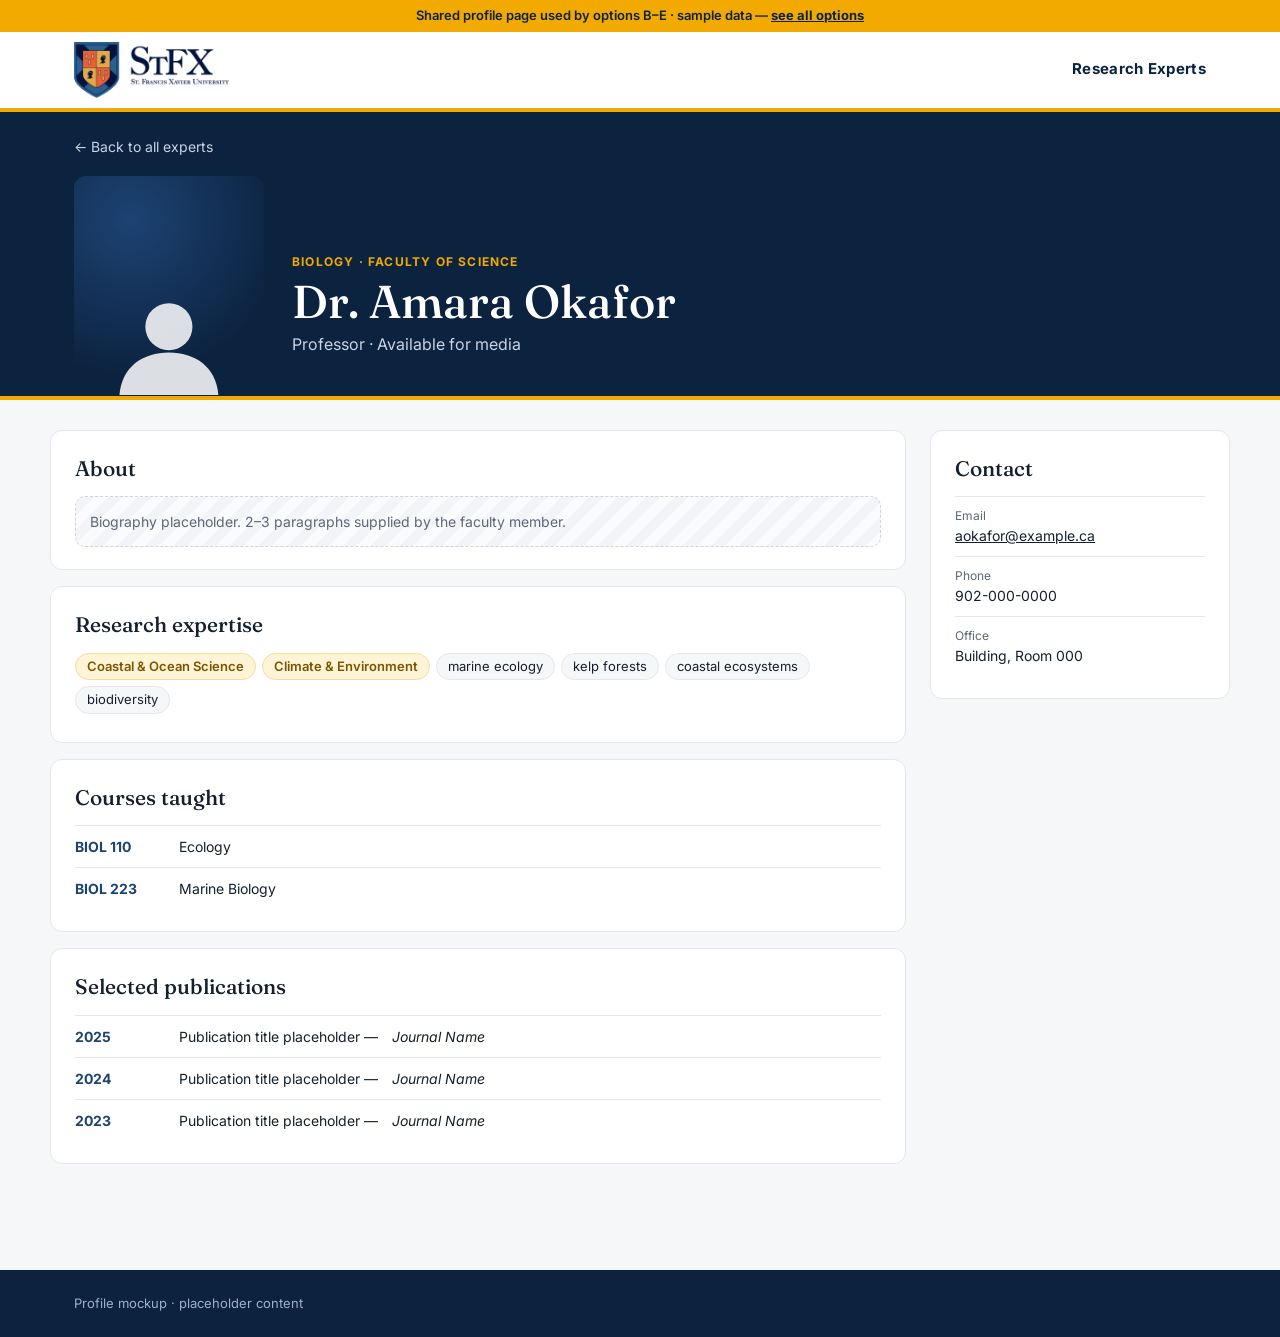
<file: profile.html>
<!doctype html>
<html lang="en">
<head>
<meta charset="utf-8"><meta name="viewport" content="width=device-width, initial-scale=1">
<title>Expert Profile</title>
<link href="https://fonts.googleapis.com/css2?family=Fraunces:opsz,wght@9..144,500;9..144,700&family=Inter:wght@400;500;600;700&display=swap" rel="stylesheet">
<link rel="stylesheet" href="shared.css">
<style>
  .top{background:var(--navy);color:#fff;padding:22px 0 0;border-bottom:4px solid var(--gold)}
  .back{color:#c9d4e3;text-decoration:none;font-size:14px}.back:hover{color:var(--gold)}
  .hd{display:flex;gap:28px;align-items:flex-end;margin-top:18px;flex-wrap:wrap}
  .hd .photo{width:190px;height:220px;border-radius:12px 12px 0 0;flex:none}
  .hd .t{padding-bottom:24px;flex:1;min-width:240px}
  .hd .d{color:var(--gold);font-size:12px;font-weight:700;letter-spacing:.1em;text-transform:uppercase}
  .hd h1{font-family:var(--serif);font-weight:500;font-size:clamp(30px,4.5vw,46px);margin:6px 0 4px;line-height:1.1}
  .hd p{margin:0 0 16px;color:#c9d4e3}
  .hd .acts{display:flex;gap:8px;flex-wrap:wrap}
  .hd .btn.line{background:transparent;color:#fff;border-color:rgba(255,255,255,.35)}
  .grid{display:grid;grid-template-columns:1fr 300px;gap:24px;padding:30px 0}
  @media (max-width:820px){.grid{grid-template-columns:1fr}}
  .box{background:#fff;border:1px solid var(--line);border-radius:var(--radius);padding:22px 24px;margin-bottom:16px}
  .box h2{font-family:var(--serif);font-weight:500;font-size:21px;margin:0 0 12px}
  .ph{background:repeating-linear-gradient(-45deg,#fafbfc,#fafbfc 10px,#f2f4f7 10px,#f2f4f7 20px);border:1px dashed #cdd5df;border-radius:10px;padding:14px;color:var(--muted);font-size:14px}
  .tags span{display:inline-block;font-size:13px;background:var(--bg);border:1px solid var(--line);border-radius:999px;padding:3px 11px;margin:0 6px 6px 0}
  .tags span.a{background:var(--gold-soft);border-color:#f3dc9c;color:var(--gold-ink);font-weight:600}
  .rows div{display:flex;gap:14px;padding:10px 0;border-top:1px solid var(--line);font-size:14px}
  .rows div:first-child{border-top:0}
  .rows b{color:var(--navy-2);min-width:90px}
  .side small{display:block;color:var(--muted);font-size:12px}
</style>
</head>
<body>
<div class="mockbar">Shared profile page used by options B–E · sample data — <a href="index.html">see all options</a></div>
<header class="site"><div class="wrap"><a class="brand" href="index.html"><img class="logo-img" src="stfx-logo.png" alt="St. Francis Xavier University" width="172" height="62"></a><span class="site-title">Research Experts</span></div></header>
<div id="root"></div>
<footer><div class="wrap">Profile mockup · placeholder content</div></footer>
<script src="shared.js"></script>
<script>
const p = new URLSearchParams(location.search);
const e = EXPERTS.find(x=>x.id===p.get('id')) || EXPERTS[0];
const from = /^option-[a-e][\w-]*\.html$/.test(p.get('from')||'') ? p.get('from') : 'index.html';
document.title = e.name+' · StFX Research';
document.getElementById('root').innerHTML = `
<section class="top"><div class="wrap">
  <a class="back" href="${from}">← Back to all experts</a>
  <div class="hd">${photo(e)}
    <div class="t"><div class="d">${e.dept} · Faculty of ${e.faculty}</div><h1>${e.name}</h1><p>${e.rank}${e.media?' · Available for media':''}</p></div>
  </div>
</div></section>
<main class="wrap grid">
  <div>
    <section class="box"><h2>About</h2><div class="ph">Biography placeholder. 2–3 paragraphs supplied by the faculty member.</div></section>
    <section class="box"><h2>Research expertise</h2><div class="tags">${e.areas.map(a=>`<span class="a">${areaName(a)}</span>`).join('')}${e.keywords.map(k=>`<span>${k}</span>`).join('')}</div></section>
    <section class="box rows"><h2>Courses taught</h2>${e.courses.map(c=>`<div><b>${c.code}</b>${c.title}</div>`).join('')}</section>
    <section class="box rows"><h2>Selected publications</h2>${[0,1,2].map(i=>`<div><b>${2025-i}</b>Publication title placeholder — <i>Journal Name</i></div>`).join('')}</section>
  </div>
  <aside class="side">
    <section class="box rows"><h2>Contact</h2>
      <div><span><small>Email</small><a href="mailto:${e.email}">${e.email}</a></span></div><div><span><small>Phone</small>902-000-0000</span></div><div><span><small>Office</small>Building, Room 000</span></div></section>
  </aside>
</main>`;
</script>
</body>
</html>
</file>
<file: shared.css>
/* Shared brand tokens + chrome for options B–E. Swap colours here. */
:root{
  --navy:#0C2340; --navy-2:#1d4373; --gold:#F2A900; --gold-soft:#fff4d6; --gold-ink:#7a5500;
  --ink:#14202e; --muted:#5b6878; --line:#e3e7ed; --bg:#f6f7f9; --card:#fff; --radius:12px;
  --shadow:0 1px 2px rgba(12,35,64,.06),0 6px 18px rgba(12,35,64,.06);
  --serif:"Fraunces",Georgia,serif; --sans:"Inter",system-ui,-apple-system,"Segoe UI",Roboto,sans-serif;
}
*{box-sizing:border-box}
body{margin:0;font-family:var(--sans);color:var(--ink);background:var(--bg);line-height:1.5;-webkit-font-smoothing:antialiased}
a{color:inherit} button,input,select{font:inherit;color:inherit}
.wrap{max-width:1180px;margin:0 auto;padding:0 24px}
@media (max-width:560px){.wrap{padding:0 16px}}
mark{background:var(--gold-soft);color:var(--gold-ink);border-radius:3px;padding:0 2px}
.sr{position:absolute;width:1px;height:1px;overflow:hidden;clip:rect(0 0 0 0)}

.mockbar{background:var(--gold);color:var(--navy);font-size:13px;font-weight:600;text-align:center;padding:6px 16px}
.mockbar a{font-weight:700}
.site{background:#fff;color:var(--navy);border-bottom:4px solid var(--gold)}
.site .wrap{height:auto!important;padding-top:10px;padding-bottom:10px}
.logo-img{display:block;height:56px;width:auto}
.site-title{margin-left:auto;font-weight:700;font-size:15px;color:var(--navy);letter-spacing:.02em}
@media (max-width:480px){.logo-img{height:44px}.site-title{display:none}}
.site .wrap{display:flex;align-items:center;gap:12px;height:60px}
.brand{display:flex;align-items:center;gap:10px;text-decoration:none}
.brand .mark{width:34px;height:34px;border-radius:50%;border:2px solid var(--gold);display:grid;place-items:center;font-family:var(--serif);font-weight:700;color:var(--gold)}
.brand b{font-size:15px}
.site nav{margin-left:auto;font-size:14px}
.site nav a{color:#d6deea;text-decoration:none}.site nav a:hover{color:var(--gold)}

.field{height:42px;border:1px solid var(--line);border-radius:10px;padding:0 12px;background:#fff;font-size:14px;min-width:0}
.field:focus{outline:2px solid var(--gold);border-color:var(--gold)}
.search{position:relative}
.search input{width:100%;padding-left:40px}
.search svg{position:absolute;left:13px;top:50%;transform:translateY(-50%);color:var(--muted)}
.btn{display:inline-flex;align-items:center;gap:6px;border:0;border-radius:999px;padding:9px 18px;font-weight:600;font-size:14px;cursor:pointer;text-decoration:none}
.btn.gold{background:var(--gold);color:var(--navy)} .btn.gold:hover{background:#ffbc1f}
.btn.navy{background:var(--navy);color:#fff}
.btn.line{background:#fff;border:1px solid var(--line);color:var(--navy)}
.linkbtn{background:none;border:0;padding:0;color:var(--navy-2);font-weight:600;font-size:13px;cursor:pointer;text-decoration:underline;text-underline-offset:3px}
.empty{text-align:center;padding:48px 16px;color:var(--muted);background:#fff;border:1px dashed var(--line);border-radius:var(--radius)}
footer{background:var(--navy);color:#9fb0c6;font-size:13px;padding:24px 0;margin-top:60px}
</file>
